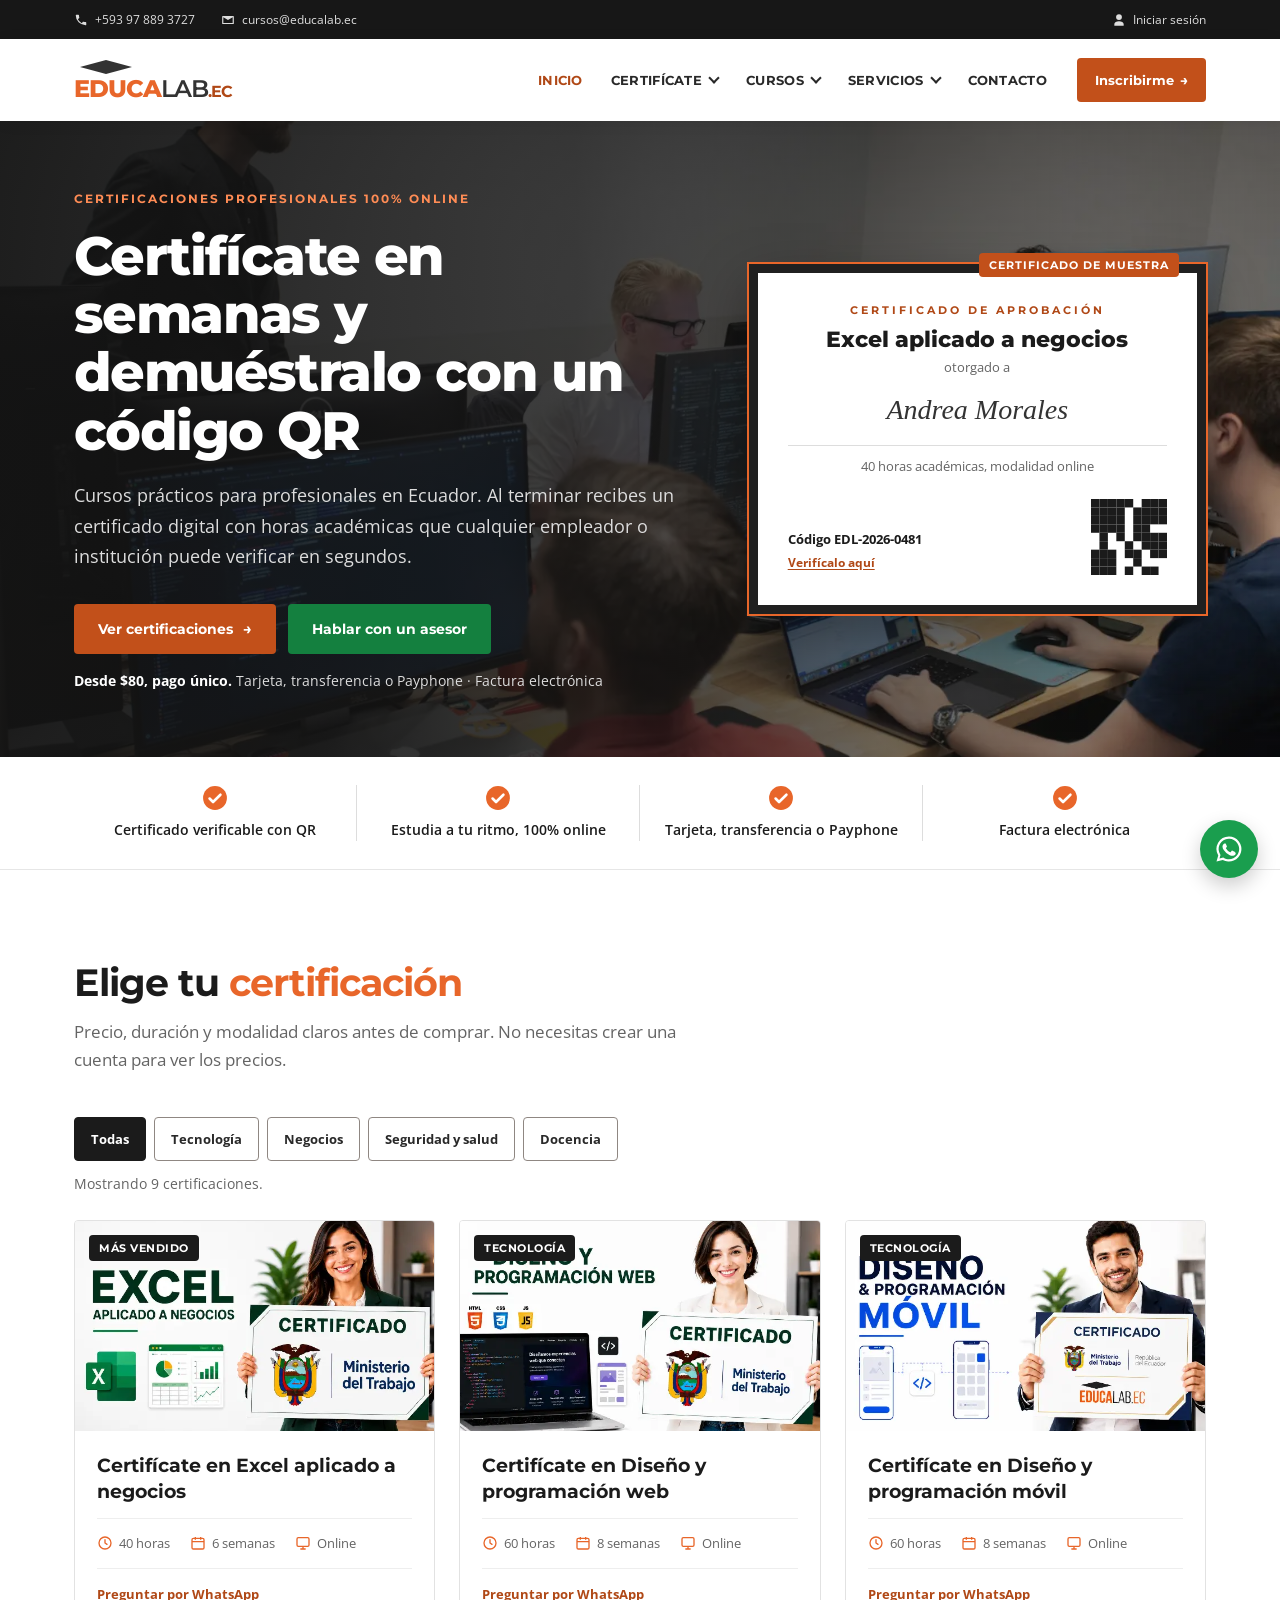
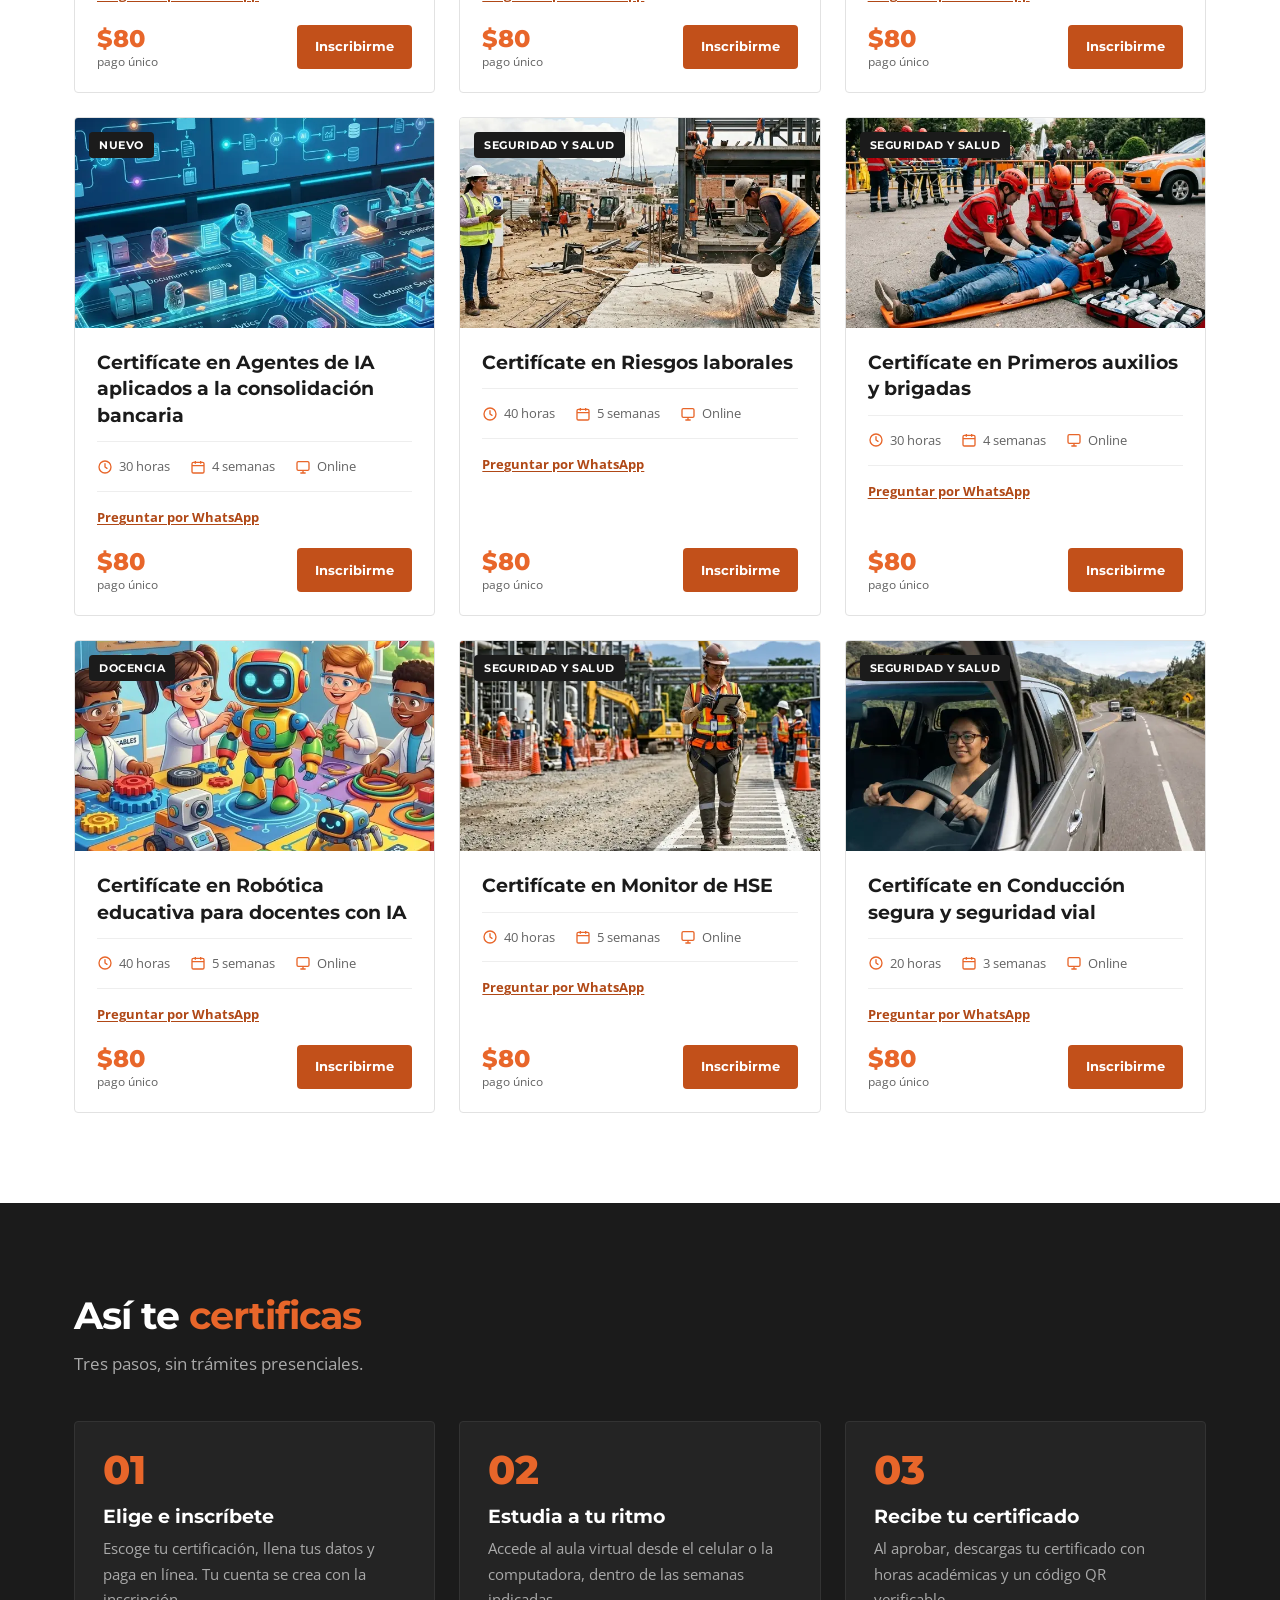
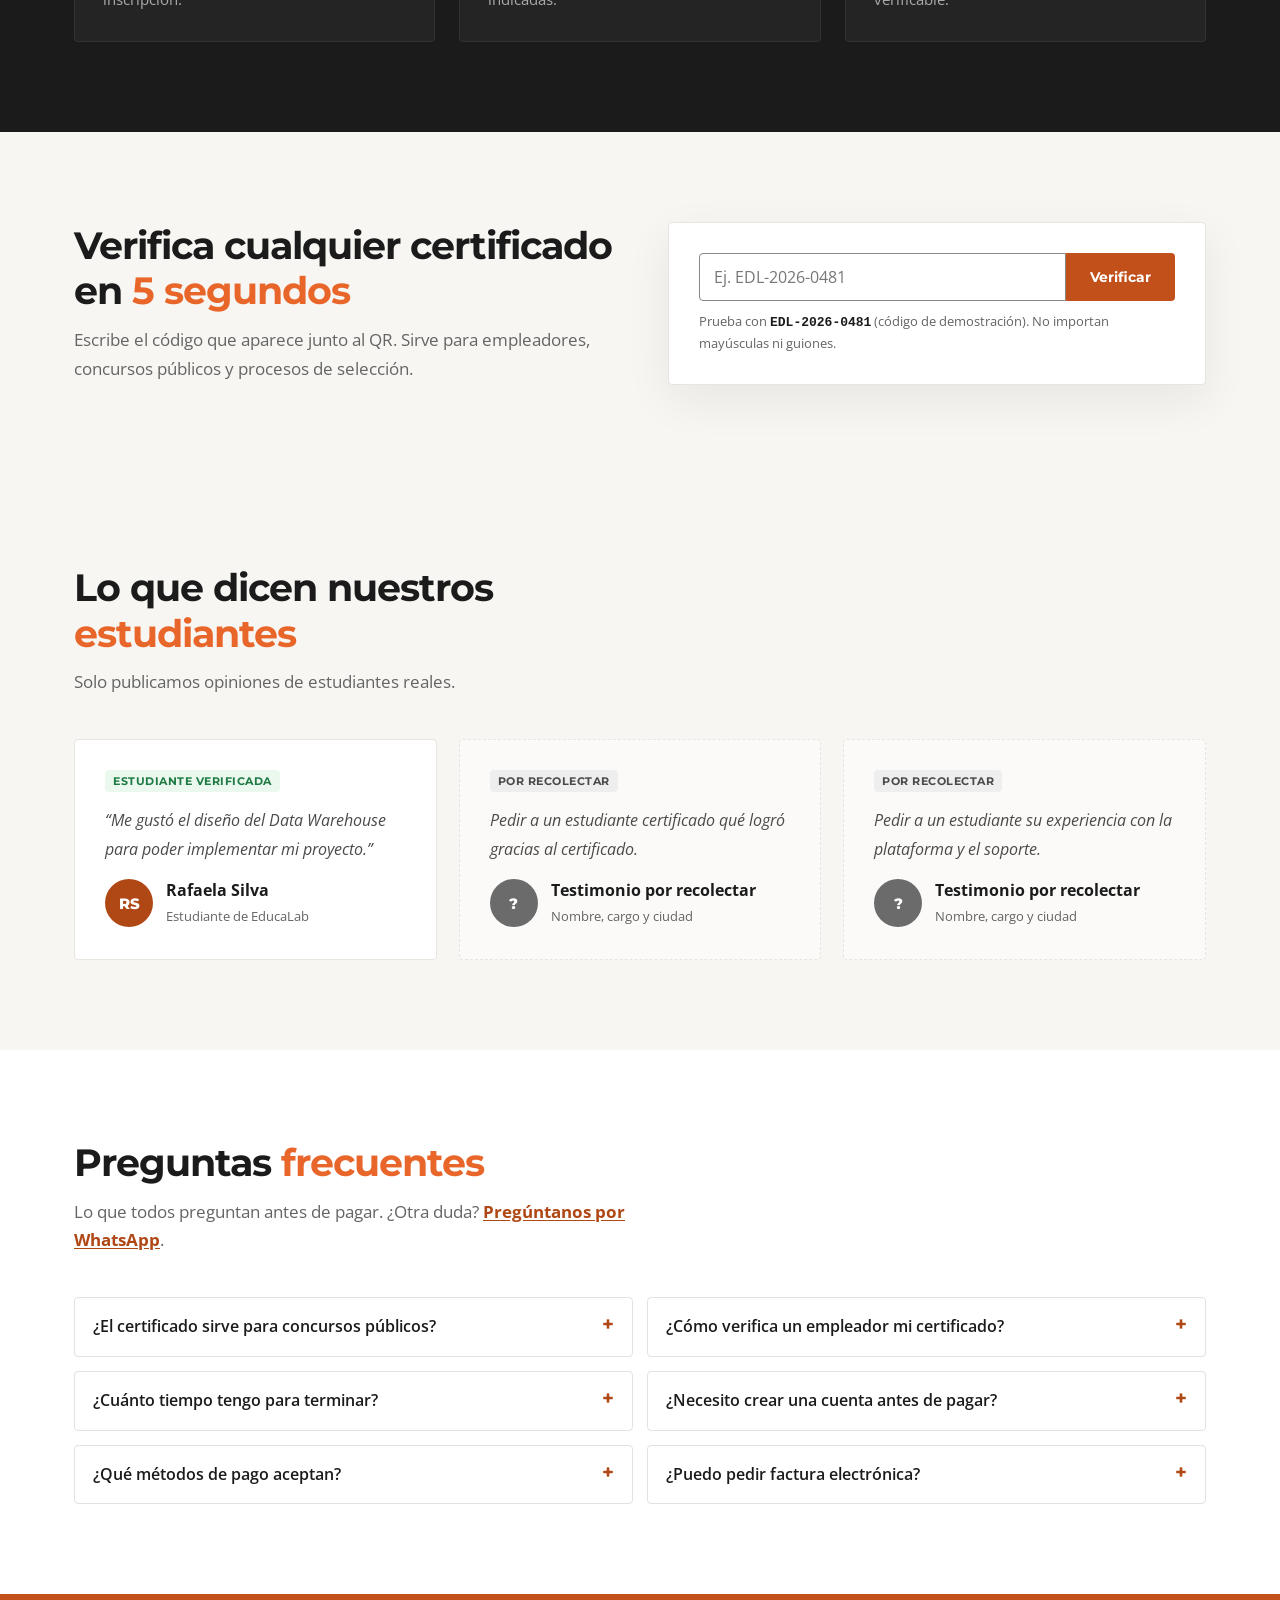
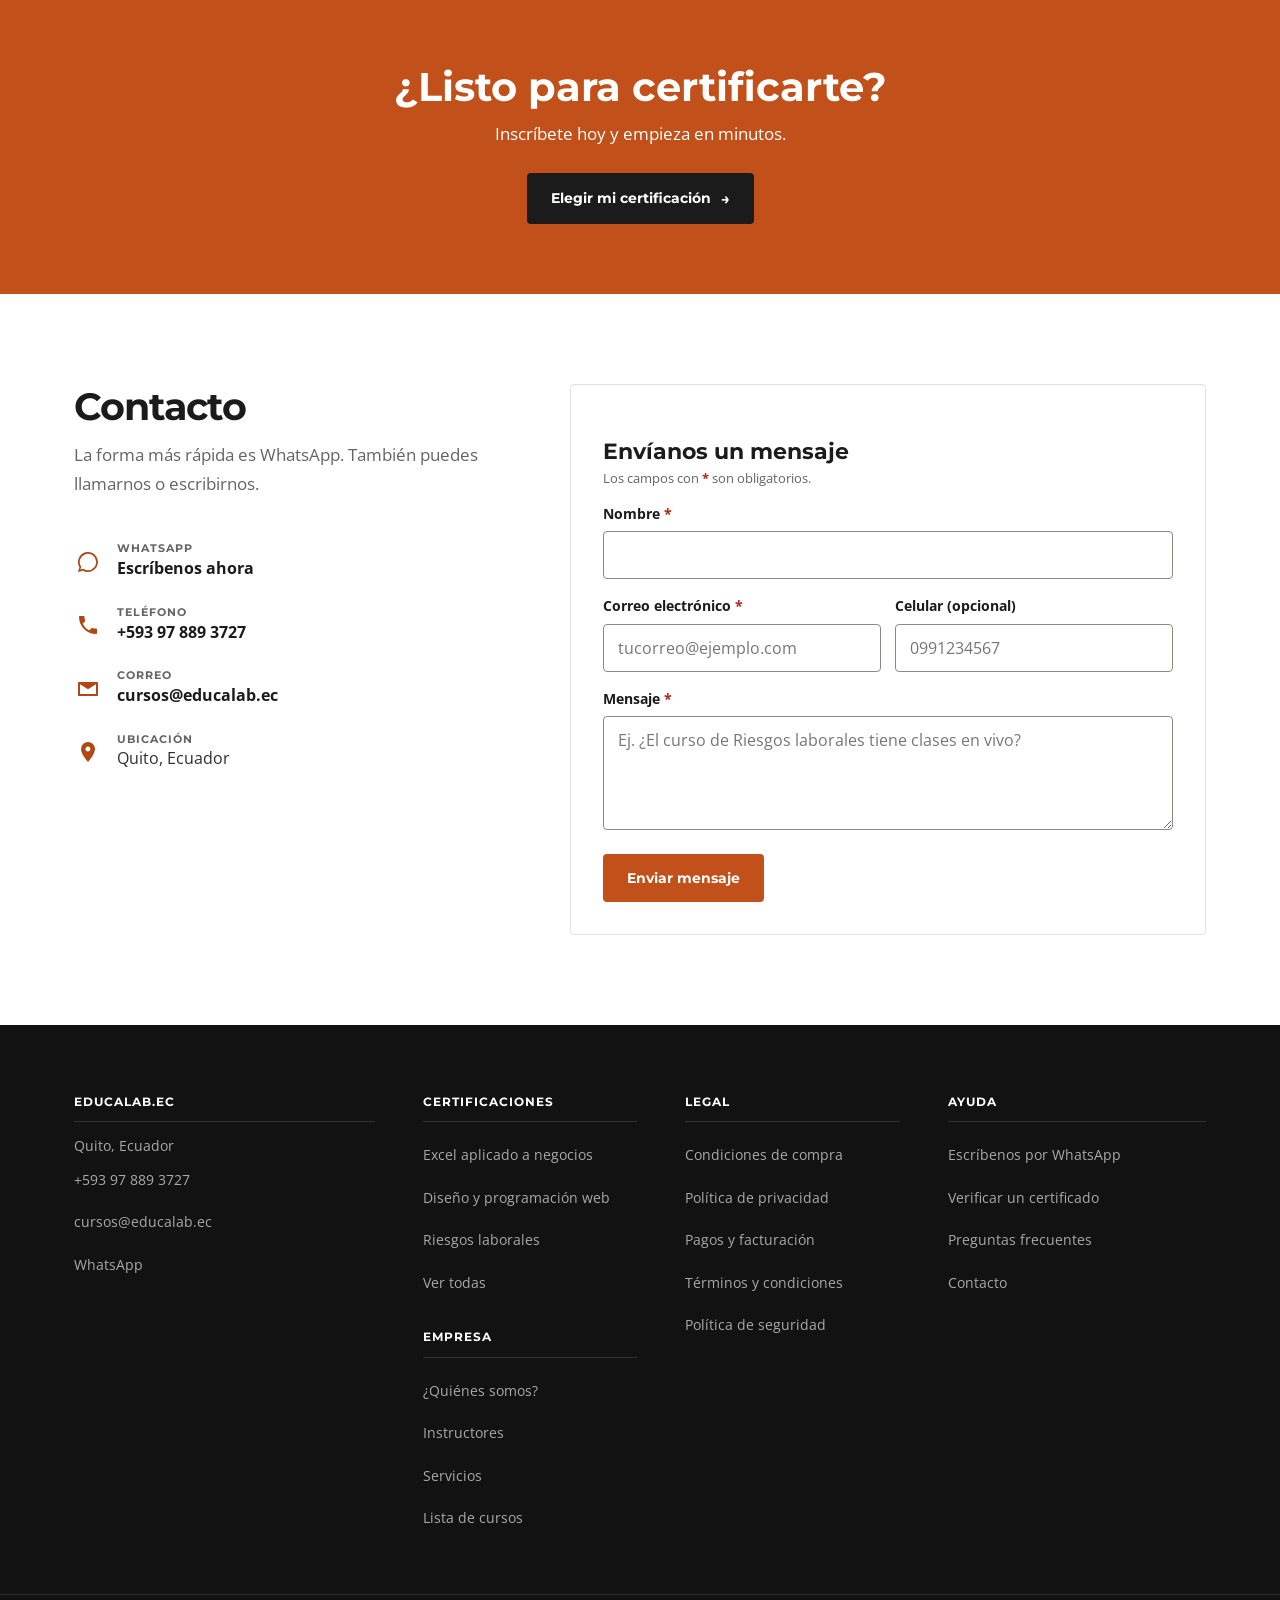
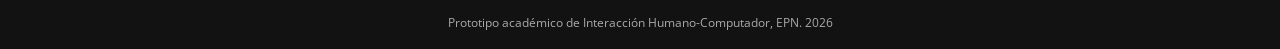
<file: index.html>
<!DOCTYPE html>
<html lang="es">
<head>
<meta charset="utf-8">
<meta name="viewport" content="width=device-width, initial-scale=1">
<title>Certificaciones online verificables con QR | EducaLab.ec</title>
<meta name="description" content="Certifícate online en Excel, programación, IA, seguridad laboral y docencia. Certificados con código QR verificable, desde $80. Paga con tarjeta, transferencia o Payphone.">
<meta name="theme-color" content="#C2501A">
<!-- Open Graph: cómo se ve el enlace al compartirlo en redes y WhatsApp.
     TODO: al publicar, cambia og:url y og:image por las URL absolutas de GitHub Pages. -->
<meta property="og:type" content="website">
<meta property="og:locale" content="es_EC">
<meta property="og:site_name" content="EducaLab.ec">
<meta property="og:title" content="Certifícate en semanas y demuéstralo con un código QR">
<meta property="og:description" content="Certificaciones 100% online desde $80. Verificables por cualquier empleador en segundos.">
<meta property="og:url" content="https://educalab.ec/">
<meta property="og:image" content="assets/og-image.png">
<meta property="og:image:width" content="1200">
<meta property="og:image:height" content="630">
<meta property="og:image:alt" content="Certificado de EducaLab.ec con código QR verificable">
<meta name="twitter:card" content="summary_large_image">
<link rel="icon" href="data:image/svg+xml,%3Csvg xmlns='http://www.w3.org/2000/svg' viewBox='0 0 32 32'%3E%3Crect width='32' height='32' rx='7' fill='%23C2501A'/%3E%3Ctext x='16' y='22' font-family='Arial' font-weight='700' font-size='15' fill='%23fff' text-anchor='middle'%3EEL%3C/text%3E%3C/svg%3E">
<link rel="preconnect" href="https://fonts.googleapis.com">
<link rel="preconnect" href="https://fonts.gstatic.com" crossorigin>
<link href="https://fonts.googleapis.com/css2?family=Montserrat:wght@600;700;800&family=Open+Sans:ital,wght@0,400;0,600;0,700;1,400&display=swap" rel="stylesheet">
<link rel="stylesheet" href="assets/styles.css">
</head>
<body class="has-mbar">
<a class="skip" href="#main">Saltar al contenido</a>
<aside class="topbar" aria-label="Contacto rápido"><div class="wrap"><div class="left">
  <a href="tel:+593978893727"><svg viewBox="0 0 24 24" aria-hidden="true"><path fill="currentColor" d="M6.6 10.8a15.2 15.2 0 0 0 6.6 6.6l2.2-2.2c.3-.3.7-.4 1-.2 1.1.4 2.3.6 3.6.6.6 0 1 .4 1 1V20c0 .6-.4 1-1 1A17 17 0 0 1 3 4c0-.6.4-1 1-1h3.5c.6 0 1 .4 1 1 0 1.3.2 2.5.6 3.6.1.3 0 .7-.2 1z"/></svg>+593 97 889 3727</a>
  <a href="mailto:cursos@educalab.ec"><svg viewBox="0 0 24 24" aria-hidden="true"><path fill="currentColor" d="M3 5h18c.6 0 1 .4 1 1v12c0 .6-.4 1-1 1H3c-.6 0-1-.4-1-1V6c0-.6.4-1 1-1zm9 7.2L4 7.3V17h16V7.3z"/></svg>cursos@educalab.ec</a>
</div><a href="login.html"><svg viewBox="0 0 24 24" aria-hidden="true"><path fill="currentColor" d="M12 12a5 5 0 1 0 0-10 5 5 0 0 0 0 10zm0 2c-4.4 0-8 2.2-8 5v3h16v-3c0-2.8-3.6-5-8-5z"/></svg>Iniciar sesión</a></div></aside>
<header class="site"><div class="wrap">
  <a class="logo" href="index.html" aria-label="EducaLab.ec, inicio"><svg class="cap" viewBox="0 0 52 14" aria-hidden="true"><path d="M26 0 52 7 26 14 0 7z" fill="#333"/></svg><span class="lt">EDUCA<span>LAB</span><small>.EC</small></span></a>
  <button class="menu-btn" type="button" aria-label="Abrir menú" aria-expanded="false" aria-controls="menu"><span></span><span></span><span></span></button>
  <nav class="main" id="menu" aria-label="Principal"><ul>
    <li><a href="index.html" aria-current="page">Inicio</a></li>
    <li class="has-sub"><a href="index.html#certificaciones">Certifícate</a><ul class="sub">
      <li><a href="index.html#certificaciones">Certificaciones</a></li>
      <li><a href="index.html#verificar">Verificar certificado</a></li>
      <li><a href="index.html#preguntas">Preguntas frecuentes</a></li>
    </ul></li>
    <li class="has-sub"><a href="cursos.html">Cursos</a><ul class="sub">
      <li><a href="cursos.html">Lista de cursos</a></li>
      <li><a href="instructores.html">Instructores</a></li>
    </ul></li>
    <li class="has-sub"><a href="servicios.html">Servicios</a><ul class="sub">
      <li><a href="servicios.html#paginas-web">Diseño de páginas web</a></li>
      <li><a href="servicios.html#aulas-virtuales">Diseño de aulas virtuales</a></li>
      <li><a href="servicios.html#tienda-virtual">Diseño de tu tienda virtual</a></li>
      <li><a href="servicios.html#consultoria-bi">Consultorías BI - Inteligencia de negocios</a></li>
    </ul></li>
    <li><a href="contacto.html">Contacto</a></li>
    <li><a class="btn btn-primary btn-sm arrow" href="index.html#certificaciones">Inscribirme</a></li>
  </ul></nav>
</div></header>

<main id="main" tabindex="-1">
<!-- ATENCIÓN -->
<section class="hero"><div class="wrap">
  <div>
    <span class="pill">Certificaciones profesionales 100% online</span>
    <h1>Certifícate en semanas y demuéstralo con un código QR</h1>
    <p class="lead">Cursos prácticos para profesionales en Ecuador. Al terminar recibes un certificado digital con horas académicas que cualquier empleador o institución puede verificar en segundos.</p>
    <div class="ctas"><a class="btn btn-primary arrow" href="#certificaciones">Ver certificaciones</a><a class="btn btn-wa" data-wa="Hola EducaLab, quiero hablar con un asesor sobre las certificaciones." href="#">Hablar con un asesor</a></div>
    <p class="micro"><strong>Desde $80, pago único.</strong> Tarjeta, transferencia o Payphone · Factura electrónica</p>
  </div>
  <figure class="cert" aria-labelledby="cert-cap">
    <figcaption id="cert-cap">CERTIFICADO DE MUESTRA</figcaption>
    <div class="kind">CERTIFICADO DE APROBACIÓN</div>
    <p class="ctitle">Excel aplicado a negocios</p>
    <div class="to">otorgado a</div>
    <div class="name">Andrea Morales</div>
    <div class="hrs">40 horas académicas, modalidad online</div>
    <div class="bottom"><div><b>Código EDL-2026-0481</b><br><a class="link" href="#verificar">Verifícalo aquí</a></div><svg class="qr" viewBox="0 0 72 72" role="img" aria-label="Código QR de verificación"><rect width="72" height="72" fill="#fff"/><g fill="#1B1B1B"><rect x="0" y="0" width="8" height="8"/><rect x="8" y="0" width="8" height="8"/><rect x="16" y="0" width="8" height="8"/><rect x="24" y="0" width="8" height="8"/><rect x="32" y="0" width="8" height="8"/><rect x="48" y="0" width="8" height="8"/><rect x="56" y="0" width="8" height="8"/><rect x="64" y="0" width="8" height="8"/><rect x="0" y="8" width="8" height="8"/><rect x="8" y="8" width="8" height="8"/><rect x="16" y="8" width="8" height="8"/><rect x="24" y="8" width="8" height="8"/><rect x="40" y="8" width="8" height="8"/><rect x="48" y="8" width="8" height="8"/><rect x="56" y="8" width="8" height="8"/><rect x="64" y="8" width="8" height="8"/><rect x="0" y="16" width="8" height="8"/><rect x="8" y="16" width="8" height="8"/><rect x="16" y="16" width="8" height="8"/><rect x="24" y="16" width="8" height="8"/><rect x="40" y="16" width="8" height="8"/><rect x="48" y="16" width="8" height="8"/><rect x="56" y="16" width="8" height="8"/><rect x="64" y="16" width="8" height="8"/><rect x="0" y="24" width="8" height="8"/><rect x="8" y="24" width="8" height="8"/><rect x="16" y="24" width="8" height="8"/><rect x="24" y="24" width="8" height="8"/><rect x="40" y="24" width="8" height="8"/><rect x="48" y="24" width="8" height="8"/><rect x="8" y="32" width="8" height="8"/><rect x="24" y="32" width="8" height="8"/><rect x="40" y="32" width="8" height="8"/><rect x="48" y="32" width="8" height="8"/><rect x="56" y="32" width="8" height="8"/><rect x="64" y="32" width="8" height="8"/><rect x="8" y="40" width="8" height="8"/><rect x="32" y="40" width="8" height="8"/><rect x="48" y="40" width="8" height="8"/><rect x="56" y="40" width="8" height="8"/><rect x="64" y="40" width="8" height="8"/><rect x="0" y="48" width="8" height="8"/><rect x="8" y="48" width="8" height="8"/><rect x="16" y="48" width="8" height="8"/><rect x="32" y="48" width="8" height="8"/><rect x="40" y="48" width="8" height="8"/><rect x="56" y="48" width="8" height="8"/><rect x="64" y="48" width="8" height="8"/><rect x="0" y="56" width="8" height="8"/><rect x="8" y="56" width="8" height="8"/><rect x="16" y="56" width="8" height="8"/><rect x="40" y="56" width="8" height="8"/><rect x="0" y="64" width="8" height="8"/><rect x="8" y="64" width="8" height="8"/><rect x="16" y="64" width="8" height="8"/><rect x="32" y="64" width="8" height="8"/><rect x="48" y="64" width="8" height="8"/><rect x="56" y="64" width="8" height="8"/></g></svg></div>
  </figure>
</div></section>

<!-- INTERÉS -->
<section class="trust" aria-label="Por qué EducaLab"><ul class="wrap">
  <li><svg class="ico" viewBox="0 0 24 24" aria-hidden="true"><circle cx="12" cy="12" r="11" fill="#E8662A"/><path d="m7 12.5 3.2 3.2L17 9" stroke="#fff" stroke-width="2.4" fill="none" stroke-linecap="round" stroke-linejoin="round"/></svg>Certificado verificable con QR</li><li><svg class="ico" viewBox="0 0 24 24" aria-hidden="true"><circle cx="12" cy="12" r="11" fill="#E8662A"/><path d="m7 12.5 3.2 3.2L17 9" stroke="#fff" stroke-width="2.4" fill="none" stroke-linecap="round" stroke-linejoin="round"/></svg>Estudia a tu ritmo, 100% online</li><li><svg class="ico" viewBox="0 0 24 24" aria-hidden="true"><circle cx="12" cy="12" r="11" fill="#E8662A"/><path d="m7 12.5 3.2 3.2L17 9" stroke="#fff" stroke-width="2.4" fill="none" stroke-linecap="round" stroke-linejoin="round"/></svg>Tarjeta, transferencia o Payphone</li><li><svg class="ico" viewBox="0 0 24 24" aria-hidden="true"><circle cx="12" cy="12" r="11" fill="#E8662A"/><path d="m7 12.5 3.2 3.2L17 9" stroke="#fff" stroke-width="2.4" fill="none" stroke-linecap="round" stroke-linejoin="round"/></svg>Factura electrónica</li>
</ul></section>

<section class="block" id="certificaciones"><div class="wrap">
  <div class="sec-head"><h2>Elige tu <em class="hl">certificación</em></h2><p>Precio, duración y modalidad claros antes de comprar. No necesitas crear una cuenta para ver los precios.</p></div>
  <div class="filters" role="group" aria-label="Filtrar por área">
    <button class="chip" type="button" aria-pressed="true" data-cat="todas">Todas</button>
    <button class="chip" type="button" aria-pressed="false" data-cat="tecnologia">Tecnología</button>
    <button class="chip" type="button" aria-pressed="false" data-cat="negocios">Negocios</button>
    <button class="chip" type="button" aria-pressed="false" data-cat="seguridad">Seguridad y salud</button>
    <button class="chip" type="button" aria-pressed="false" data-cat="docencia">Docencia</button>
  </div>
  <p class="count" id="count" role="status"></p>
  <div class="grid" id="grid"></div>
  <p class="empty" id="empty" hidden>No hay certificaciones en esta área por ahora. <button class="linkbtn link" id="empty-reset" type="button">Ver todas</button></p>
</div></section>

<section class="block dark" aria-labelledby="how-h"><div class="wrap">
  <div class="sec-head"><h2 id="how-h">Así te <em class="hl">certificas</em></h2><p>Tres pasos, sin trámites presenciales.</p></div>
  <ol class="how">
    <li><h3>Elige e inscríbete</h3><p>Escoge tu certificación, llena tus datos y paga en línea. Tu cuenta se crea con la inscripción.</p></li>
    <li><h3>Estudia a tu ritmo</h3><p>Accede al aula virtual desde el celular o la computadora, dentro de las semanas indicadas.</p></li>
    <li><h3>Recibe tu certificado</h3><p>Al aprobar, descargas tu certificado con horas académicas y un código QR verificable.</p></li>
  </ol>
</div></section>

<!-- DESEO -->
<section class="block verify" id="verificar"><div class="wrap">
  <div class="sec-head"><h2>Verifica cualquier certificado en <em class="hl">5 segundos</em></h2><p>Escribe el código que aparece junto al QR. Sirve para empleadores, concursos públicos y procesos de selección.</p></div>
  <div class="vbox">
    <form class="vform" id="verify-form" novalidate>
      <label class="sr-only" for="code">Código del certificado</label>
      <input class="input" id="code" placeholder="Ej. EDL-2026-0481" autocomplete="off" autocapitalize="characters" spellcheck="false" aria-describedby="code-hint">
      <button class="btn btn-primary" type="submit">Verificar</button>
    </form>
    <div class="result" id="verify-result" role="status" aria-live="polite"></div>
    <p class="hint" id="code-hint">Prueba con <code>EDL-2026-0481</code> (código de demostración). No importan mayúsculas ni guiones.</p>
  </div>
</div></section>

<section class="block soft" aria-labelledby="test-h"><div class="wrap">
  <div class="sec-head"><h2 id="test-h">Lo que dicen nuestros <em class="hl">estudiantes</em></h2><p>Solo publicamos opiniones de estudiantes reales.</p></div>
  <div class="tgrid">
    <blockquote class="t"><span class="badge real">Estudiante verificada</span><div class="who"><div class="av" style="background:#B04816" aria-hidden="true">RS</div><div><cite>Rafaela Silva</cite><small>Estudiante de EducaLab</small></div></div><p>“Me gustó el diseño del Data Warehouse para poder implementar mi proyecto.”</p></blockquote>
    <blockquote class="t pending"><span class="badge">Por recolectar</span><div class="who"><div class="av" style="background:#6B6B6B" aria-hidden="true">?</div><div><cite>Testimonio por recolectar</cite><small>Nombre, cargo y ciudad</small></div></div><p>Pedir a un estudiante certificado qué logró gracias al certificado.</p></blockquote>
    <blockquote class="t pending"><span class="badge">Por recolectar</span><div class="who"><div class="av" style="background:#6B6B6B" aria-hidden="true">?</div><div><cite>Testimonio por recolectar</cite><small>Nombre, cargo y ciudad</small></div></div><p>Pedir a un estudiante su experiencia con la plataforma y el soporte.</p></blockquote>
  </div>
</div></section>

<section class="block" id="preguntas"><div class="wrap">
  <div class="sec-head"><h2>Preguntas <em class="hl">frecuentes</em></h2><p>Lo que todos preguntan antes de pagar. ¿Otra duda? <a class="link" data-wa href="#">Pregúntanos por WhatsApp</a>.</p></div>
  <div class="faq">
    <details><summary>¿El certificado sirve para concursos públicos?</summary><p>Cada certificado indica horas académicas y un código verificable. Confirma con la institución convocante qué requisitos pide.</p></details>
    <details><summary>¿Cómo verifica un empleador mi certificado?</summary><p>Escanea el QR o escribe el código en la sección «Verificar certificado» de esta página. Verá tu nombre, la certificación, las horas y la fecha.</p></details>
    <details><summary>¿Cuánto tiempo tengo para terminar?</summary><p>Cada curso indica su duración sugerida en semanas. Avanzas a tu ritmo dentro de ese periodo.</p></details>
    <details><summary>¿Necesito crear una cuenta antes de pagar?</summary><p>No. Tu cuenta se crea con la inscripción y recibes los datos de acceso en tu correo.</p></details>
    <details><summary>¿Qué métodos de pago aceptan?</summary><p>Tarjeta de crédito o débito, transferencia bancaria y Payphone. Todos los precios están en dólares.</p></details>
    <details><summary>¿Puedo pedir factura electrónica?</summary><p>Sí. Se emite con tu nombre y cédula, o con tu RUC si lo indicas al inscribirte, y la recibes en tu correo.</p></details>
  </div>
</div></section>

<!-- ACCIÓN -->
<section class="cta"><h2>¿Listo para certificarte?</h2><p>Inscríbete hoy y empieza en minutos.</p><a class="btn btn-dark arrow" href="#certificaciones">Elegir mi certificación</a></section>

<section class="block contact" id="contacto" aria-labelledby="contact-h"><div class="wrap">
  <div>
    <div class="sec-head"><h2 id="contact-h">Contacto</h2><p>La forma más rápida es WhatsApp. También puedes llamarnos o escribirnos.</p></div>
    <ul class="clist">
      <li><span class="cic"><svg viewBox="0 0 24 24" aria-hidden="true"><path fill="#B04816" d="M12 2a10 10 0 0 0-8.6 15.1L2 22l5-1.3A10 10 0 1 0 12 2zm0 18.2c-1.5 0-3-.4-4.3-1.2l-.3-.2-3 .8.8-2.9-.2-.3A8.2 8.2 0 1 1 12 20.2z"/></svg></span><div><b>WhatsApp</b><a data-wa href="#">Escríbenos ahora</a></div></li>
      <li><span class="cic"><svg viewBox="0 0 24 24" aria-hidden="true"><path fill="#B04816" d="M6.6 10.8a15.2 15.2 0 0 0 6.6 6.6l2.2-2.2c.3-.3.7-.4 1-.2 1.1.4 2.3.6 3.6.6.6 0 1 .4 1 1V20c0 .6-.4 1-1 1A17 17 0 0 1 3 4c0-.6.4-1 1-1h3.5c.6 0 1 .4 1 1 0 1.3.2 2.5.6 3.6.1.3 0 .7-.2 1z"/></svg></span><div><b>Teléfono</b><a href="tel:+593978893727">+593 97 889 3727</a></div></li>
      <li><span class="cic"><svg viewBox="0 0 24 24" aria-hidden="true"><path fill="#B04816" d="M3 5h18c.6 0 1 .4 1 1v12c0 .6-.4 1-1 1H3c-.6 0-1-.4-1-1V6c0-.6.4-1 1-1zm9 7.2L4 7.3V17h16V7.3z"/></svg></span><div><b>Correo</b><a href="mailto:cursos@educalab.ec">cursos@educalab.ec</a></div></li>
      <li><span class="cic"><svg viewBox="0 0 24 24" aria-hidden="true"><path fill="#B04816" d="M12 2a7 7 0 0 0-7 7c0 5.2 7 13 7 13s7-7.8 7-13a7 7 0 0 0-7-7zm0 9.5A2.5 2.5 0 1 1 12 6.5a2.5 2.5 0 0 1 0 5z"/></svg></span><div><b>Ubicación</b>Quito, Ecuador</div></li>
    </ul>
  </div>
  <form class="panel" id="contact-form" novalidate aria-labelledby="cf-h">
    <h3 id="cf-h" style="font-size:22px;margin-bottom:4px">Envíanos un mensaje</h3>
    <p class="req-note">Los campos con <span class="req" aria-hidden="true">*</span> son obligatorios.</p>
    <div class="field"><label for="c-name">Nombre <span class="req" aria-hidden="true">*</span></label><input class="input" id="c-name" autocomplete="name" required><p class="err"></p></div>
    <div class="two">
      <div class="field"><label for="c-email">Correo electrónico <span class="req" aria-hidden="true">*</span></label><input class="input" id="c-email" type="email" autocomplete="email" placeholder="tucorreo@ejemplo.com" required><p class="err"></p></div>
      <div class="field"><label for="c-phone">Celular (opcional)</label><input class="input" id="c-phone" type="tel" autocomplete="tel" inputmode="tel" placeholder="0991234567"><p class="err"></p></div>
    </div>
    <div class="field"><label for="c-msg">Mensaje <span class="req" aria-hidden="true">*</span></label><textarea class="input" id="c-msg" rows="4" required placeholder="Ej. ¿El curso de Riesgos laborales tiene clases en vivo?"></textarea><p class="err"></p></div>
    <button class="btn btn-primary" type="submit">Enviar mensaje</button>
    <div class="result" id="contact-result" role="status" aria-live="polite"></div>
  </form>
</div></section>
</main>

<aside class="mbar" aria-label="Acciones rápidas"><a class="btn btn-primary" href="#certificaciones">Inscribirme</a><a class="btn btn-wa" data-wa href="#">WhatsApp</a></aside>
<footer class="site"><div class="wrap">
  <div><h2 class="fh">EducaLab.ec</h2><ul><li>Quito, Ecuador</li><li><a href="tel:+593978893727">+593 97 889 3727</a></li><li><a href="mailto:cursos@educalab.ec">cursos@educalab.ec</a></li><li><a data-wa href="#">WhatsApp</a></li></ul></div>
  <div><h2 class="fh">Certificaciones</h2><ul><li><a href="inscripcion.html?curso=excel">Excel aplicado a negocios</a></li><li><a href="inscripcion.html?curso=web">Diseño y programación web</a></li><li><a href="inscripcion.html?curso=riesgos">Riesgos laborales</a></li><li><a href="index.html#certificaciones">Ver todas</a></li></ul>
    <h2 class="fh second">Empresa</h2><ul><li><a href="nosotros.html">¿Quiénes somos?</a></li><li><a href="instructores.html">Instructores</a></li><li><a href="servicios.html">Servicios</a></li><li><a href="cursos.html">Lista de cursos</a></li></ul></div>
  <div><h2 class="fh">Legal</h2><ul><li><a href="legal.html#condiciones">Condiciones de compra</a></li><li><a href="legal.html#privacidad">Política de privacidad</a></li><li><a href="legal.html#pagos">Pagos y facturación</a></li><li><a href="legal.html#terminos">Términos y condiciones</a></li><li><a href="legal.html#seguridad">Política de seguridad</a></li></ul></div>
  <div><h2 class="fh">Ayuda</h2><ul><li><a data-wa href="#">Escríbenos por WhatsApp</a></li><li><a href="index.html#verificar">Verificar un certificado</a></li><li><a href="index.html#preguntas">Preguntas frecuentes</a></li><li><a href="contacto.html">Contacto</a></li></ul></div>
</div><p class="copy">Prototipo académico de Interacción Humano-Computador, EPN. <span id="year"></span></p></footer>
<aside class="quick" aria-label="Atajos"><button class="totop" type="button" aria-label="Volver arriba"><svg viewBox="0 0 24 24" aria-hidden="true"><path d="M12 19V5M5 12l7-7 7 7" stroke="currentColor" stroke-width="2.4" fill="none" stroke-linecap="round" stroke-linejoin="round"/></svg></button>
<a class="fab" data-wa href="#" aria-label="Escribir por WhatsApp"><svg width="30" height="30" viewBox="0 0 24 24" aria-hidden="true"><path fill="#fff" d="M12 2a10 10 0 0 0-8.6 15.1L2 22l5-1.3A10 10 0 1 0 12 2zm0 18.2c-1.5 0-3-.4-4.3-1.2l-.3-.2-3 .8.8-2.9-.2-.3A8.2 8.2 0 1 1 12 20.2zm4.5-6.1c-.2-.1-1.5-.7-1.7-.8-.2-.1-.4-.1-.6.1l-.8 1c-.1.2-.3.2-.5.1a6.7 6.7 0 0 1-3.3-2.9c-.3-.4.2-.4.7-1.4.1-.2 0-.3 0-.4l-.8-1.8c-.2-.5-.4-.4-.6-.4h-.5a1 1 0 0 0-.7.3 2.9 2.9 0 0 0-.9 2.2 5 5 0 0 0 1 2.7 11.6 11.6 0 0 0 4.5 4c1.7.7 2.3.8 3.2.6.5-.1 1.5-.6 1.7-1.2.2-.6.2-1.1.2-1.2-.1-.1-.3-.2-.5-.3z"/></svg></a></aside>
<script src="assets/app.js"></script>
</body></html>
</file>
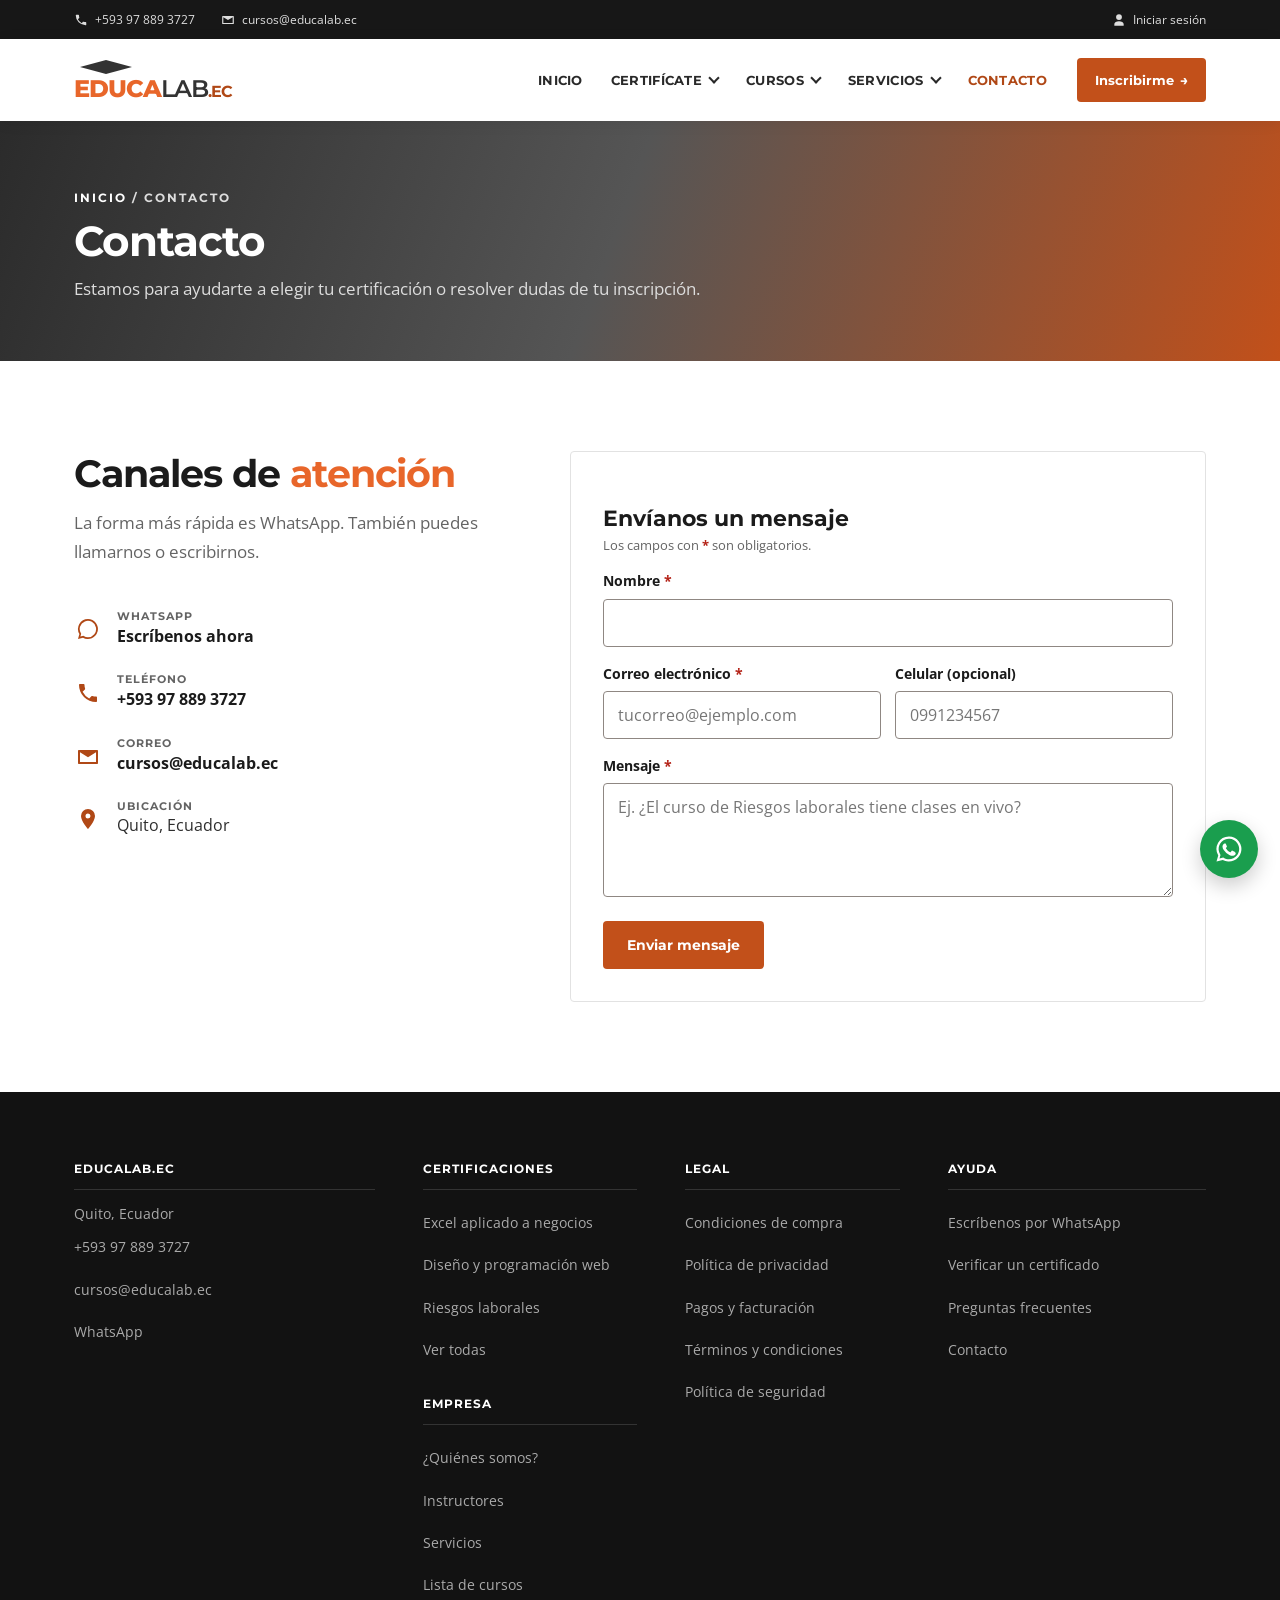
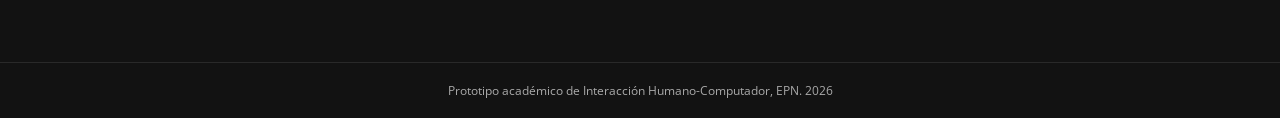
<file: contacto.html>
<!DOCTYPE html>
<html lang="es">
<head>
<meta charset="utf-8">
<meta name="viewport" content="width=device-width, initial-scale=1">
<title>Contacto | EducaLab.ec</title>
<meta name="description" content="Contacta a EducaLab.ec por WhatsApp, teléfono +593 97 889 3727 o correo cursos@educalab.ec. Quito, Ecuador.">
<meta name="theme-color" content="#C2501A">
<!-- TODO: al publicar, cambia og:url y og:image por las URL absolutas de GitHub Pages. -->
<meta property="og:type" content="website">
<meta property="og:locale" content="es_EC">
<meta property="og:site_name" content="EducaLab.ec">
<meta property="og:title" content="Contacto | EducaLab.ec">
<meta property="og:description" content="WhatsApp, teléfono y correo de EducaLab.ec.">
<meta property="og:url" content="https://educalab.ec/contacto.html">
<meta property="og:image" content="assets/og-image.png">
<meta name="twitter:card" content="summary_large_image">
<link rel="icon" href="data:image/svg+xml,%3Csvg xmlns='http://www.w3.org/2000/svg' viewBox='0 0 32 32'%3E%3Crect width='32' height='32' rx='7' fill='%23C2501A'/%3E%3Ctext x='16' y='22' font-family='Arial' font-weight='700' font-size='15' fill='%23fff' text-anchor='middle'%3EEL%3C/text%3E%3C/svg%3E">
<link rel="preconnect" href="https://fonts.googleapis.com">
<link rel="preconnect" href="https://fonts.gstatic.com" crossorigin>
<link href="https://fonts.googleapis.com/css2?family=Montserrat:wght@600;700;800&family=Open+Sans:ital,wght@0,400;0,600;0,700;1,400&display=swap" rel="stylesheet">
<link rel="stylesheet" href="assets/styles.css">
</head><body>
<a class="skip" href="#main">Saltar al contenido</a>
<aside class="topbar" aria-label="Contacto rápido"><div class="wrap"><div class="left">
  <a href="tel:+593978893727"><svg viewBox="0 0 24 24" aria-hidden="true"><path fill="currentColor" d="M6.6 10.8a15.2 15.2 0 0 0 6.6 6.6l2.2-2.2c.3-.3.7-.4 1-.2 1.1.4 2.3.6 3.6.6.6 0 1 .4 1 1V20c0 .6-.4 1-1 1A17 17 0 0 1 3 4c0-.6.4-1 1-1h3.5c.6 0 1 .4 1 1 0 1.3.2 2.5.6 3.6.1.3 0 .7-.2 1z"/></svg>+593 97 889 3727</a>
  <a href="mailto:cursos@educalab.ec"><svg viewBox="0 0 24 24" aria-hidden="true"><path fill="currentColor" d="M3 5h18c.6 0 1 .4 1 1v12c0 .6-.4 1-1 1H3c-.6 0-1-.4-1-1V6c0-.6.4-1 1-1zm9 7.2L4 7.3V17h16V7.3z"/></svg>cursos@educalab.ec</a>
</div><a href="login.html"><svg viewBox="0 0 24 24" aria-hidden="true"><path fill="currentColor" d="M12 12a5 5 0 1 0 0-10 5 5 0 0 0 0 10zm0 2c-4.4 0-8 2.2-8 5v3h16v-3c0-2.8-3.6-5-8-5z"/></svg>Iniciar sesión</a></div></aside>
<header class="site"><div class="wrap">
  <a class="logo" href="index.html" aria-label="EducaLab.ec, inicio"><svg class="cap" viewBox="0 0 52 14" aria-hidden="true"><path d="M26 0 52 7 26 14 0 7z" fill="#333"/></svg><span class="lt">EDUCA<span>LAB</span><small>.EC</small></span></a>
  <button class="menu-btn" type="button" aria-label="Abrir menú" aria-expanded="false" aria-controls="menu"><span></span><span></span><span></span></button>
  <nav class="main" id="menu" aria-label="Principal"><ul>
    <li><a href="index.html">Inicio</a></li>
    <li class="has-sub"><a href="index.html#certificaciones">Certifícate</a><ul class="sub">
      <li><a href="index.html#certificaciones">Certificaciones</a></li>
      <li><a href="index.html#verificar">Verificar certificado</a></li>
      <li><a href="index.html#preguntas">Preguntas frecuentes</a></li>
    </ul></li>
    <li class="has-sub"><a href="cursos.html">Cursos</a><ul class="sub">
      <li><a href="cursos.html">Lista de cursos</a></li>
      <li><a href="instructores.html">Instructores</a></li>
    </ul></li>
    <li class="has-sub"><a href="servicios.html">Servicios</a><ul class="sub">
      <li><a href="servicios.html#paginas-web">Diseño de páginas web</a></li>
      <li><a href="servicios.html#aulas-virtuales">Diseño de aulas virtuales</a></li>
      <li><a href="servicios.html#tienda-virtual">Diseño de tu tienda virtual</a></li>
      <li><a href="servicios.html#consultoria-bi">Consultorías BI - Inteligencia de negocios</a></li>
    </ul></li>
    <li><a href="contacto.html" aria-current="page">Contacto</a></li>
    <li><a class="btn btn-primary btn-sm arrow" href="index.html#certificaciones">Inscribirme</a></li>
  </ul></nav>
</div></header>

<main id="main" tabindex="-1">
<section class="page-banner"><div class="wrap">
  <p class="crumb"><a href="index.html">Inicio</a> / Contacto</p>
  <h1>Contacto</h1>
  <p>Estamos para ayudarte a elegir tu certificación o resolver dudas de tu inscripción.</p>
</div></section>

<section class="block contact" id="contacto" aria-labelledby="contact-h"><div class="wrap">
  <div>
    <div class="sec-head"><h2 id="contact-h">Canales de <em class="hl">atención</em></h2><p>La forma más rápida es WhatsApp. También puedes llamarnos o escribirnos.</p></div>
    <ul class="clist">
      <li><span class="cic"><svg viewBox="0 0 24 24" aria-hidden="true"><path fill="#B04816" d="M12 2a10 10 0 0 0-8.6 15.1L2 22l5-1.3A10 10 0 1 0 12 2zm0 18.2c-1.5 0-3-.4-4.3-1.2l-.3-.2-3 .8.8-2.9-.2-.3A8.2 8.2 0 1 1 12 20.2z"/></svg></span><div><b>WhatsApp</b><a data-wa href="#">Escríbenos ahora</a></div></li>
      <li><span class="cic"><svg viewBox="0 0 24 24" aria-hidden="true"><path fill="#B04816" d="M6.6 10.8a15.2 15.2 0 0 0 6.6 6.6l2.2-2.2c.3-.3.7-.4 1-.2 1.1.4 2.3.6 3.6.6.6 0 1 .4 1 1V20c0 .6-.4 1-1 1A17 17 0 0 1 3 4c0-.6.4-1 1-1h3.5c.6 0 1 .4 1 1 0 1.3.2 2.5.6 3.6.1.3 0 .7-.2 1z"/></svg></span><div><b>Teléfono</b><a href="tel:+593978893727">+593 97 889 3727</a></div></li>
      <li><span class="cic"><svg viewBox="0 0 24 24" aria-hidden="true"><path fill="#B04816" d="M3 5h18c.6 0 1 .4 1 1v12c0 .6-.4 1-1 1H3c-.6 0-1-.4-1-1V6c0-.6.4-1 1-1zm9 7.2L4 7.3V17h16V7.3z"/></svg></span><div><b>Correo</b><a href="mailto:cursos@educalab.ec">cursos@educalab.ec</a></div></li>
      <li><span class="cic"><svg viewBox="0 0 24 24" aria-hidden="true"><path fill="#B04816" d="M12 2a7 7 0 0 0-7 7c0 5.2 7 13 7 13s7-7.8 7-13a7 7 0 0 0-7-7zm0 9.5A2.5 2.5 0 1 1 12 6.5a2.5 2.5 0 0 1 0 5z"/></svg></span><div><b>Ubicación</b>Quito, Ecuador</div></li>
    </ul>
  </div>
  <form class="panel" id="contact-form" novalidate aria-labelledby="cf-h">
    <h3 id="cf-h" style="font-size:22px;margin-bottom:4px">Envíanos un mensaje</h3>
    <p class="req-note">Los campos con <span class="req" aria-hidden="true">*</span> son obligatorios.</p>
    <div class="field"><label for="c-name">Nombre <span class="req" aria-hidden="true">*</span></label><input class="input" id="c-name" autocomplete="name" required><p class="err"></p></div>
    <div class="two">
      <div class="field"><label for="c-email">Correo electrónico <span class="req" aria-hidden="true">*</span></label><input class="input" id="c-email" type="email" autocomplete="email" placeholder="tucorreo@ejemplo.com" required><p class="err"></p></div>
      <div class="field"><label for="c-phone">Celular (opcional)</label><input class="input" id="c-phone" type="tel" autocomplete="tel" inputmode="tel" placeholder="0991234567"><p class="err"></p></div>
    </div>
    <div class="field"><label for="c-msg">Mensaje <span class="req" aria-hidden="true">*</span></label><textarea class="input" id="c-msg" rows="4" required placeholder="Ej. ¿El curso de Riesgos laborales tiene clases en vivo?"></textarea><p class="err"></p></div>
    <button class="btn btn-primary" type="submit">Enviar mensaje</button>
    <div class="result" id="contact-result" role="status" aria-live="polite"></div>
  </form>
</div></section>
</main>

<footer class="site"><div class="wrap">
  <div><h2 class="fh">EducaLab.ec</h2><ul><li>Quito, Ecuador</li><li><a href="tel:+593978893727">+593 97 889 3727</a></li><li><a href="mailto:cursos@educalab.ec">cursos@educalab.ec</a></li><li><a data-wa href="#">WhatsApp</a></li></ul></div>
  <div><h2 class="fh">Certificaciones</h2><ul><li><a href="inscripcion.html?curso=excel">Excel aplicado a negocios</a></li><li><a href="inscripcion.html?curso=web">Diseño y programación web</a></li><li><a href="inscripcion.html?curso=riesgos">Riesgos laborales</a></li><li><a href="index.html#certificaciones">Ver todas</a></li></ul>
    <h2 class="fh second">Empresa</h2><ul><li><a href="nosotros.html">¿Quiénes somos?</a></li><li><a href="instructores.html">Instructores</a></li><li><a href="servicios.html">Servicios</a></li><li><a href="cursos.html">Lista de cursos</a></li></ul></div>
  <div><h2 class="fh">Legal</h2><ul><li><a href="legal.html#condiciones">Condiciones de compra</a></li><li><a href="legal.html#privacidad">Política de privacidad</a></li><li><a href="legal.html#pagos">Pagos y facturación</a></li><li><a href="legal.html#terminos">Términos y condiciones</a></li><li><a href="legal.html#seguridad">Política de seguridad</a></li></ul></div>
  <div><h2 class="fh">Ayuda</h2><ul><li><a data-wa href="#">Escríbenos por WhatsApp</a></li><li><a href="index.html#verificar">Verificar un certificado</a></li><li><a href="index.html#preguntas">Preguntas frecuentes</a></li><li><a href="contacto.html">Contacto</a></li></ul></div>
</div><p class="copy">Prototipo académico de Interacción Humano-Computador, EPN. <span id="year"></span></p></footer>
<aside class="quick" aria-label="Atajos"><button class="totop" type="button" aria-label="Volver arriba"><svg viewBox="0 0 24 24" aria-hidden="true"><path d="M12 19V5M5 12l7-7 7 7" stroke="currentColor" stroke-width="2.4" fill="none" stroke-linecap="round" stroke-linejoin="round"/></svg></button><a class="fab" data-wa href="#" aria-label="Escribir por WhatsApp"><svg width="30" height="30" viewBox="0 0 24 24" aria-hidden="true"><path fill="#fff" d="M12 2a10 10 0 0 0-8.6 15.1L2 22l5-1.3A10 10 0 1 0 12 2zm0 18.2c-1.5 0-3-.4-4.3-1.2l-.3-.2-3 .8.8-2.9-.2-.3A8.2 8.2 0 1 1 12 20.2zm4.5-6.1c-.2-.1-1.5-.7-1.7-.8-.2-.1-.4-.1-.6.1l-.8 1c-.1.2-.3.2-.5.1a6.7 6.7 0 0 1-3.3-2.9c-.3-.4.2-.4.7-1.4.1-.2 0-.3 0-.4l-.8-1.8c-.2-.5-.4-.4-.6-.4h-.5a1 1 0 0 0-.7.3 2.9 2.9 0 0 0-.9 2.2 5 5 0 0 0 1 2.7 11.6 11.6 0 0 0 4.5 4c1.7.7 2.3.8 3.2.6.5-.1 1.5-.6 1.7-1.2.2-.6.2-1.1.2-1.2-.1-.1-.3-.2-.5-.3z"/></svg></a></aside>
<script src="assets/app.js"></script>
</body></html>
</file>
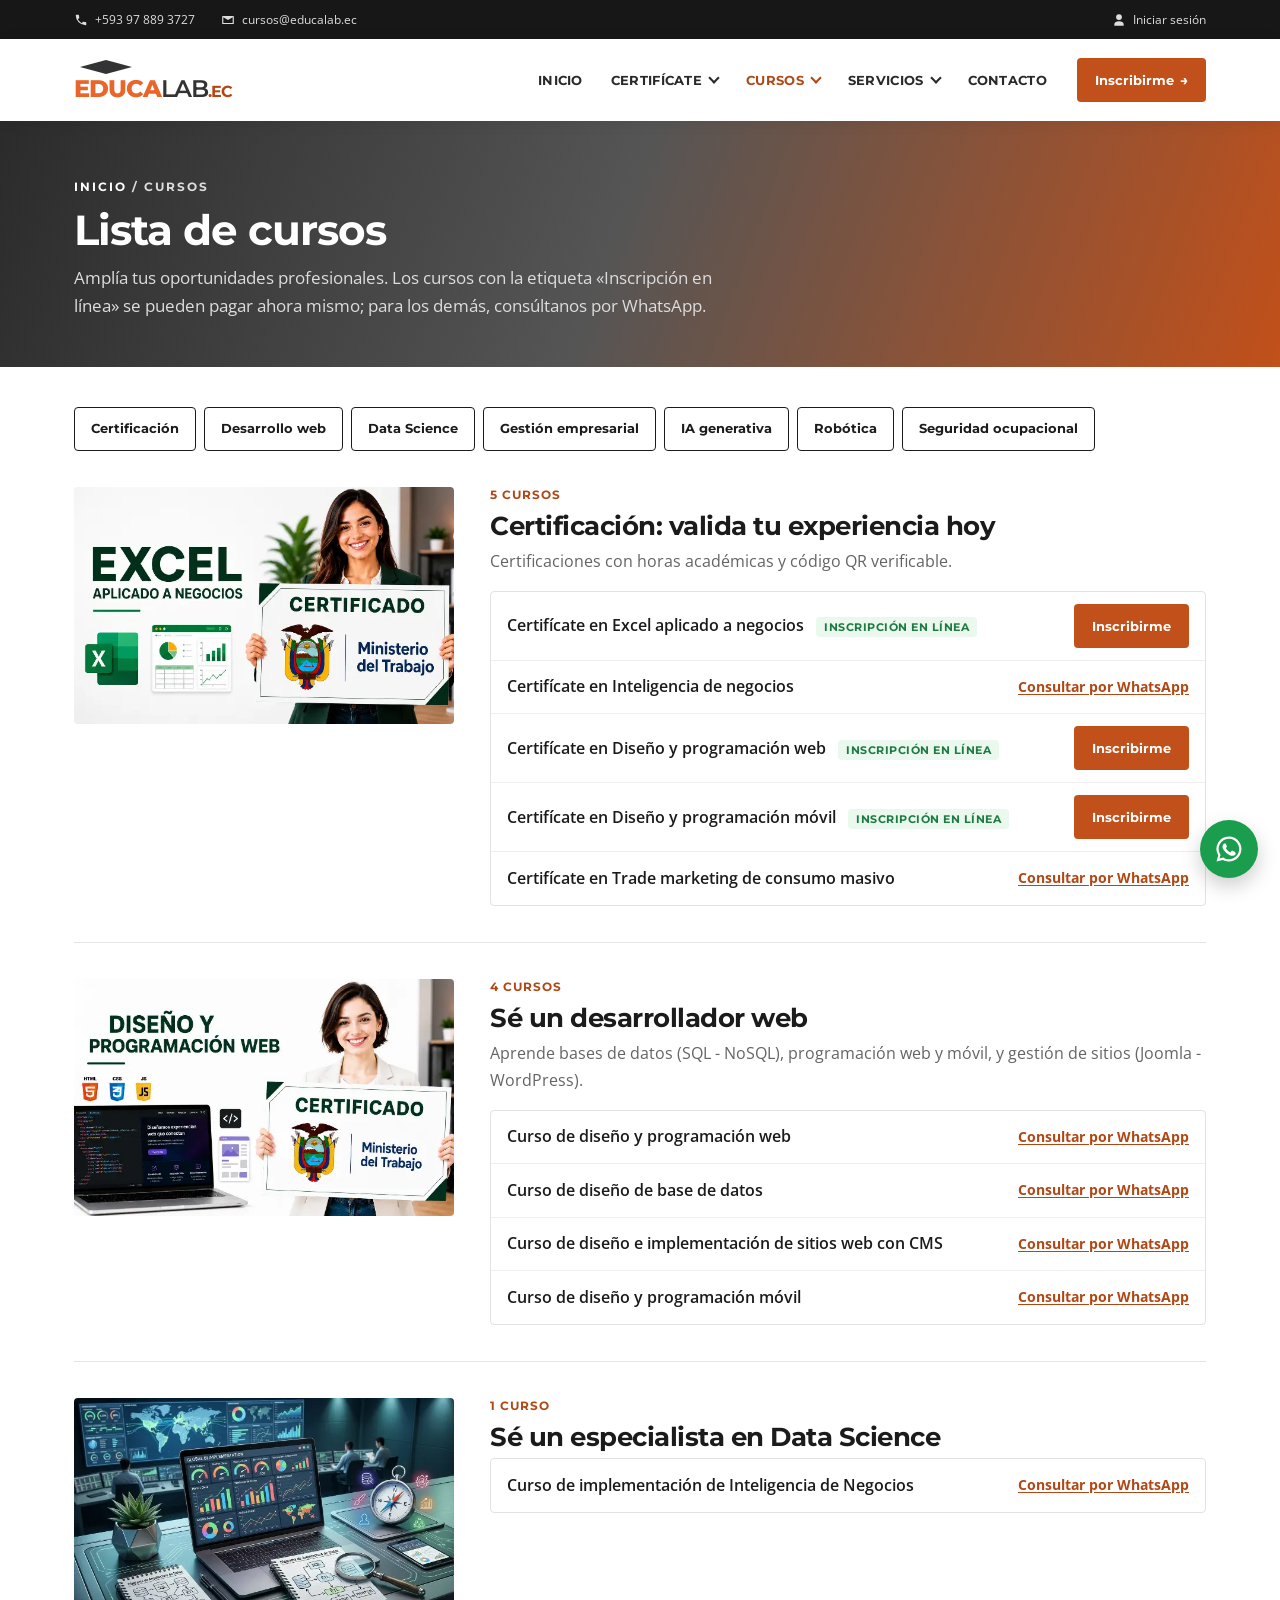
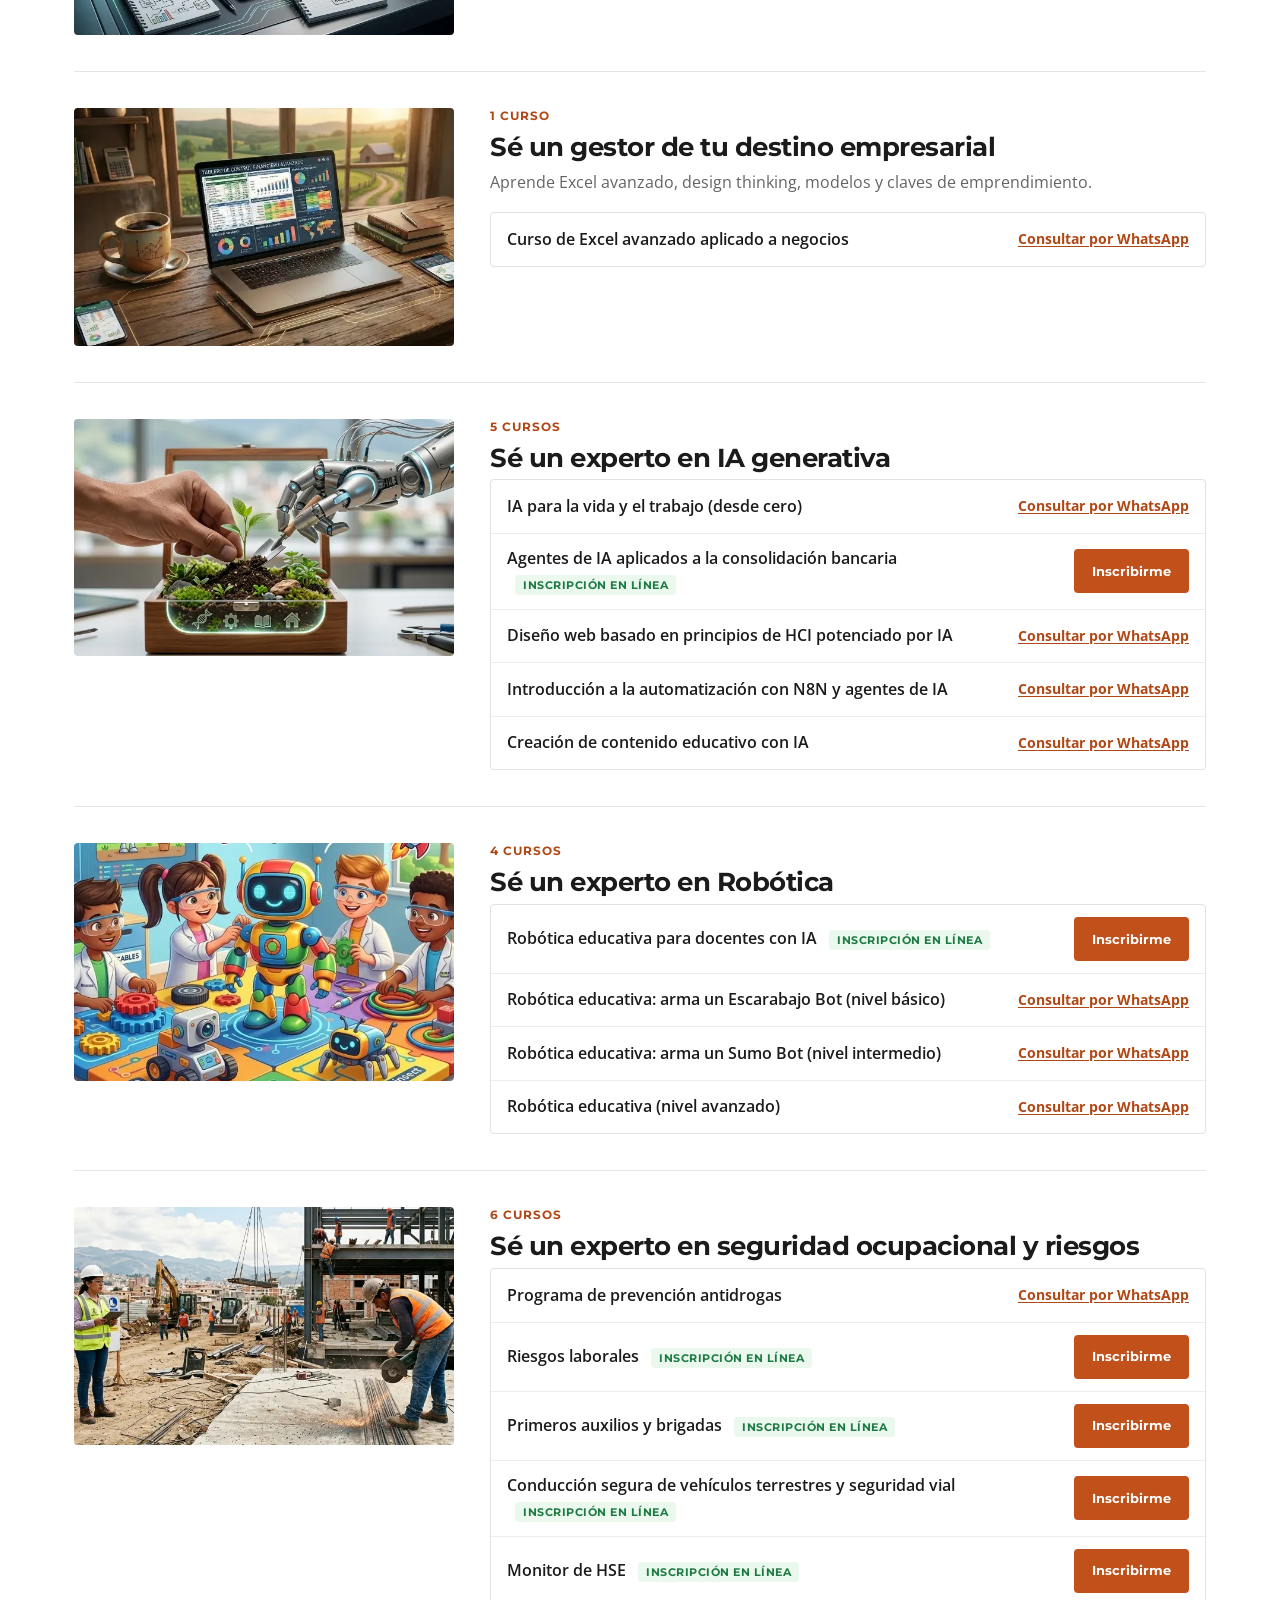
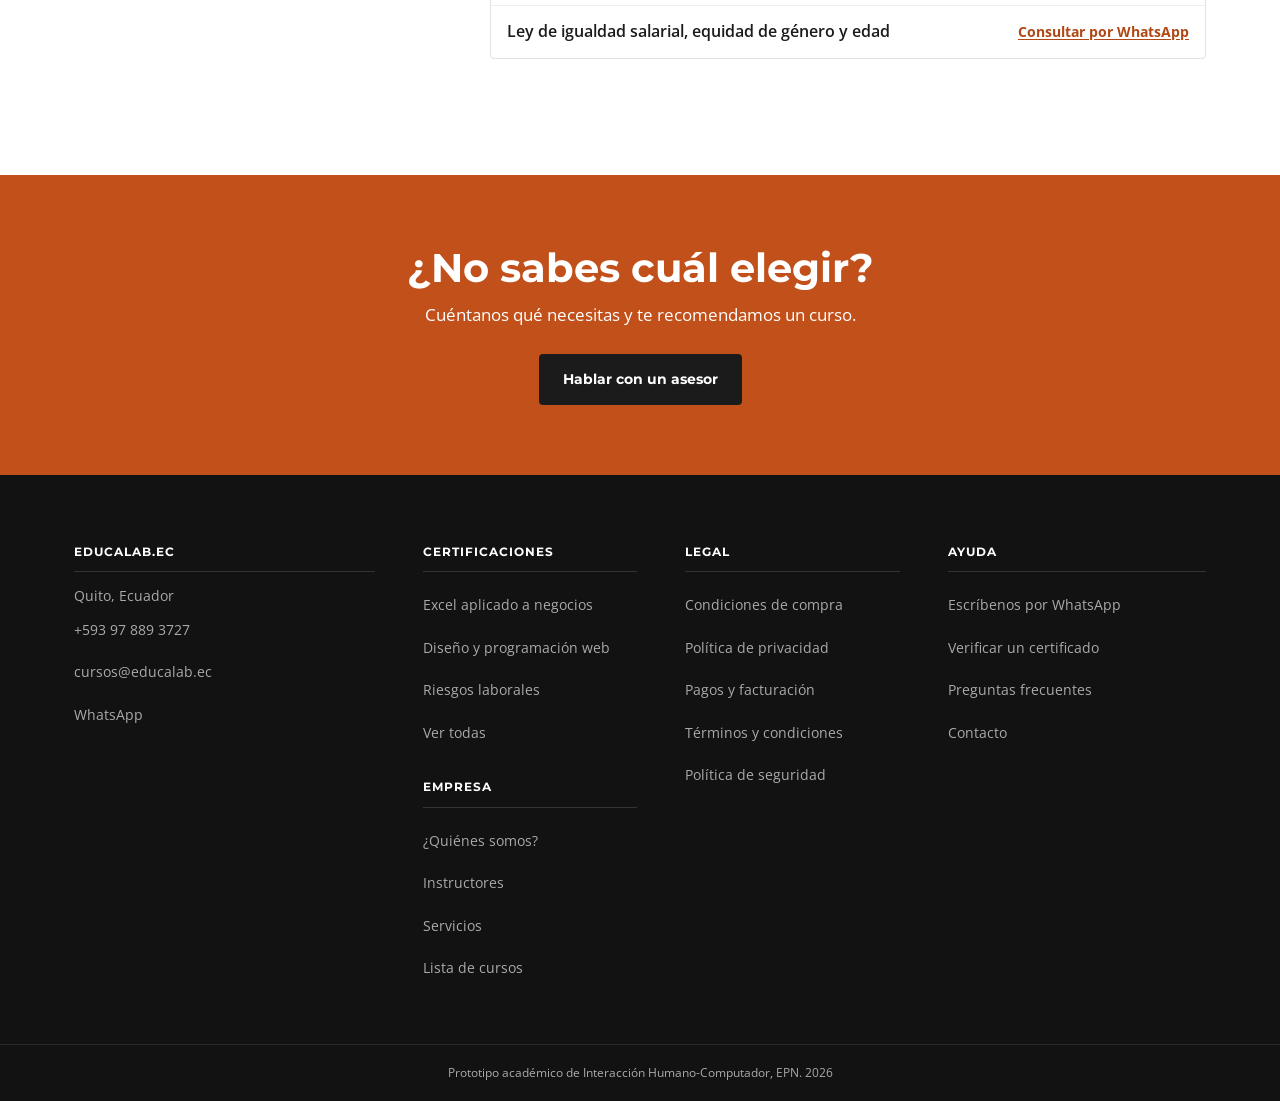
<file: cursos.html>
<!DOCTYPE html>
<html lang="es">
<head>
<meta charset="utf-8">
<meta name="viewport" content="width=device-width, initial-scale=1">
<title>Lista de cursos por área | EducaLab.ec</title>
<meta name="description" content="Todos los cursos de EducaLab.ec por área: certificaciones, desarrollo web, data science, gestión empresarial, IA generativa, robótica y seguridad ocupacional.">
<meta name="theme-color" content="#C2501A">
<!-- TODO: al publicar, cambia og:url y og:image por las URL absolutas de GitHub Pages. -->
<meta property="og:type" content="website">
<meta property="og:locale" content="es_EC">
<meta property="og:site_name" content="EducaLab.ec">
<meta property="og:title" content="Lista de cursos | EducaLab.ec">
<meta property="og:description" content="Cursos y certificaciones online en 7 áreas, con inscripción en línea.">
<meta property="og:url" content="https://educalab.ec/cursos.html">
<meta property="og:image" content="assets/og-image.png">
<meta name="twitter:card" content="summary_large_image">
<link rel="icon" href="data:image/svg+xml,%3Csvg xmlns='http://www.w3.org/2000/svg' viewBox='0 0 32 32'%3E%3Crect width='32' height='32' rx='7' fill='%23C2501A'/%3E%3Ctext x='16' y='22' font-family='Arial' font-weight='700' font-size='15' fill='%23fff' text-anchor='middle'%3EEL%3C/text%3E%3C/svg%3E">
<link rel="preconnect" href="https://fonts.googleapis.com">
<link rel="preconnect" href="https://fonts.gstatic.com" crossorigin>
<link href="https://fonts.googleapis.com/css2?family=Montserrat:wght@600;700;800&family=Open+Sans:ital,wght@0,400;0,600;0,700;1,400&display=swap" rel="stylesheet">
<link rel="stylesheet" href="assets/styles.css">
</head><body>
<a class="skip" href="#main">Saltar al contenido</a>
<aside class="topbar" aria-label="Contacto rápido"><div class="wrap"><div class="left">
  <a href="tel:+593978893727"><svg viewBox="0 0 24 24" aria-hidden="true"><path fill="currentColor" d="M6.6 10.8a15.2 15.2 0 0 0 6.6 6.6l2.2-2.2c.3-.3.7-.4 1-.2 1.1.4 2.3.6 3.6.6.6 0 1 .4 1 1V20c0 .6-.4 1-1 1A17 17 0 0 1 3 4c0-.6.4-1 1-1h3.5c.6 0 1 .4 1 1 0 1.3.2 2.5.6 3.6.1.3 0 .7-.2 1z"/></svg>+593 97 889 3727</a>
  <a href="mailto:cursos@educalab.ec"><svg viewBox="0 0 24 24" aria-hidden="true"><path fill="currentColor" d="M3 5h18c.6 0 1 .4 1 1v12c0 .6-.4 1-1 1H3c-.6 0-1-.4-1-1V6c0-.6.4-1 1-1zm9 7.2L4 7.3V17h16V7.3z"/></svg>cursos@educalab.ec</a>
</div><a href="login.html"><svg viewBox="0 0 24 24" aria-hidden="true"><path fill="currentColor" d="M12 12a5 5 0 1 0 0-10 5 5 0 0 0 0 10zm0 2c-4.4 0-8 2.2-8 5v3h16v-3c0-2.8-3.6-5-8-5z"/></svg>Iniciar sesión</a></div></aside>
<header class="site"><div class="wrap">
  <a class="logo" href="index.html" aria-label="EducaLab.ec, inicio"><svg class="cap" viewBox="0 0 52 14" aria-hidden="true"><path d="M26 0 52 7 26 14 0 7z" fill="#333"/></svg><span class="lt">EDUCA<span>LAB</span><small>.EC</small></span></a>
  <button class="menu-btn" type="button" aria-label="Abrir menú" aria-expanded="false" aria-controls="menu"><span></span><span></span><span></span></button>
  <nav class="main" id="menu" aria-label="Principal"><ul>
    <li><a href="index.html">Inicio</a></li>
    <li class="has-sub"><a href="index.html#certificaciones">Certifícate</a><ul class="sub">
      <li><a href="index.html#certificaciones">Certificaciones</a></li>
      <li><a href="index.html#verificar">Verificar certificado</a></li>
      <li><a href="index.html#preguntas">Preguntas frecuentes</a></li>
    </ul></li>
    <li class="has-sub"><a href="cursos.html" aria-current="page">Cursos</a><ul class="sub">
      <li><a href="cursos.html">Lista de cursos</a></li>
      <li><a href="instructores.html">Instructores</a></li>
    </ul></li>
    <li class="has-sub"><a href="servicios.html">Servicios</a><ul class="sub">
      <li><a href="servicios.html#paginas-web">Diseño de páginas web</a></li>
      <li><a href="servicios.html#aulas-virtuales">Diseño de aulas virtuales</a></li>
      <li><a href="servicios.html#tienda-virtual">Diseño de tu tienda virtual</a></li>
      <li><a href="servicios.html#consultoria-bi">Consultorías BI - Inteligencia de negocios</a></li>
    </ul></li>
    <li><a href="contacto.html">Contacto</a></li>
    <li><a class="btn btn-primary btn-sm arrow" href="index.html#certificaciones">Inscribirme</a></li>
  </ul></nav>
</div></header>

<main id="main" tabindex="-1">
<section class="page-banner"><div class="wrap">
  <p class="crumb"><a href="index.html">Inicio</a> / Cursos</p>
  <h1>Lista de cursos</h1>
  <p>Amplía tus oportunidades profesionales. Los cursos con la etiqueta «Inscripción en línea» se pueden pagar ahora mismo; para los demás, consúltanos por WhatsApp.</p>
</div></section>

<!-- Categorías y cursos tomados de educalab.ec/course (octubre de 2026). -->
<div class="wrap page">
  <nav aria-label="Áreas"><ul class="jump">
    <li><a class="btn btn-outline btn-sm" href="#certificacion">Certificación</a></li>
    <li><a class="btn btn-outline btn-sm" href="#desarrollo-web">Desarrollo web</a></li>
    <li><a class="btn btn-outline btn-sm" href="#data-science">Data Science</a></li>
    <li><a class="btn btn-outline btn-sm" href="#empresarial">Gestión empresarial</a></li>
    <li><a class="btn btn-outline btn-sm" href="#ia">IA generativa</a></li>
    <li><a class="btn btn-outline btn-sm" href="#robotica">Robótica</a></li>
    <li><a class="btn btn-outline btn-sm" href="#seguridad">Seguridad ocupacional</a></li>
  </ul></nav>

  <section class="cat" id="certificacion" aria-labelledby="h-cert">
    <img src="assets/img/cursos/excel.webp" alt="" width="640" height="400" loading="lazy">
    <div>
      <p class="meta">5 cursos</p>
      <h2 id="h-cert">Certificación: valida tu experiencia hoy</h2>
      <p class="desc">Certificaciones con horas académicas y código QR verificable.</p>
      <ul class="clist2">
        <li><span class="name">Certifícate en Excel aplicado a negocios <span class="online">Inscripción en línea</span></span><span class="act"><a class="btn btn-primary btn-sm" href="inscripcion.html?curso=excel">Inscribirme</a></span></li>
        <li><span class="name">Certifícate en Inteligencia de negocios</span><span class="act"><a class="link" data-wa="Hola EducaLab, quiero información sobre Certifícate en Inteligencia de negocios." href="#">Consultar por WhatsApp</a></span></li>
        <li><span class="name">Certifícate en Diseño y programación web <span class="online">Inscripción en línea</span></span><span class="act"><a class="btn btn-primary btn-sm" href="inscripcion.html?curso=web">Inscribirme</a></span></li>
        <li><span class="name">Certifícate en Diseño y programación móvil <span class="online">Inscripción en línea</span></span><span class="act"><a class="btn btn-primary btn-sm" href="inscripcion.html?curso=movil">Inscribirme</a></span></li>
        <li><span class="name">Certifícate en Trade marketing de consumo masivo</span><span class="act"><a class="link" data-wa="Hola EducaLab, quiero información sobre Certifícate en Trade marketing de consumo masivo." href="#">Consultar por WhatsApp</a></span></li>
      </ul>
    </div>
  </section>

  <section class="cat" id="desarrollo-web" aria-labelledby="h-web">
    <img src="assets/img/cursos/web.webp" alt="" width="640" height="400" loading="lazy">
    <div>
      <p class="meta">4 cursos</p>
      <h2 id="h-web">Sé un desarrollador web</h2>
      <p class="desc">Aprende bases de datos (SQL - NoSQL), programación web y móvil, y gestión de sitios (Joomla - WordPress).</p>
      <ul class="clist2">
        <li><span class="name">Curso de diseño y programación web</span><span class="act"><a class="link" data-wa="Hola EducaLab, quiero información sobre el Curso de diseño y programación web." href="#">Consultar por WhatsApp</a></span></li>
        <li><span class="name">Curso de diseño de base de datos</span><span class="act"><a class="link" data-wa="Hola EducaLab, quiero información sobre el Curso de diseño de base de datos." href="#">Consultar por WhatsApp</a></span></li>
        <li><span class="name">Curso de diseño e implementación de sitios web con CMS</span><span class="act"><a class="link" data-wa="Hola EducaLab, quiero información sobre el Curso de diseño e implementación de sitios web con CMS." href="#">Consultar por WhatsApp</a></span></li>
        <li><span class="name">Curso de diseño y programación móvil</span><span class="act"><a class="link" data-wa="Hola EducaLab, quiero información sobre el Curso de diseño y programación móvil." href="#">Consultar por WhatsApp</a></span></li>
      </ul>
    </div>
  </section>

  <section class="cat" id="data-science" aria-labelledby="h-data">
    <img src="assets/img/cursos/cat-data.webp" alt="" width="640" height="400" loading="lazy">
    <div>
      <p class="meta">1 curso</p>
      <h2 id="h-data">Sé un especialista en Data Science</h2>
      <ul class="clist2">
        <li><span class="name">Curso de implementación de Inteligencia de Negocios</span><span class="act"><a class="link" data-wa="Hola EducaLab, quiero información sobre el Curso de implementación de Inteligencia de Negocios." href="#">Consultar por WhatsApp</a></span></li>
      </ul>
    </div>
  </section>

  <section class="cat" id="empresarial" aria-labelledby="h-emp">
    <img src="assets/img/cursos/cat-empresa.webp" alt="" width="640" height="400" loading="lazy">
    <div>
      <p class="meta">1 curso</p>
      <h2 id="h-emp">Sé un gestor de tu destino empresarial</h2>
      <p class="desc">Aprende Excel avanzado, design thinking, modelos y claves de emprendimiento.</p>
      <ul class="clist2">
        <li><span class="name">Curso de Excel avanzado aplicado a negocios</span><span class="act"><a class="link" data-wa="Hola EducaLab, quiero información sobre el Curso de Excel avanzado aplicado a negocios." href="#">Consultar por WhatsApp</a></span></li>
      </ul>
    </div>
  </section>

  <section class="cat" id="ia" aria-labelledby="h-ia">
    <img src="assets/img/cursos/cat-ia.webp" alt="" width="640" height="400" loading="lazy">
    <div>
      <p class="meta">5 cursos</p>
      <h2 id="h-ia">Sé un experto en IA generativa</h2>
      <ul class="clist2">
        <li><span class="name">IA para la vida y el trabajo (desde cero)</span><span class="act"><a class="link" data-wa="Hola EducaLab, quiero información sobre IA para la vida y el trabajo (desde cero)." href="#">Consultar por WhatsApp</a></span></li>
        <li><span class="name">Agentes de IA aplicados a la consolidación bancaria <span class="online">Inscripción en línea</span></span><span class="act"><a class="btn btn-primary btn-sm" href="inscripcion.html?curso=ia-banca">Inscribirme</a></span></li>
        <li><span class="name">Diseño web basado en principios de HCI potenciado por IA</span><span class="act"><a class="link" data-wa="Hola EducaLab, quiero información sobre Diseño web basado en principios de HCI potenciado por IA." href="#">Consultar por WhatsApp</a></span></li>
        <li><span class="name">Introducción a la automatización con N8N y agentes de IA</span><span class="act"><a class="link" data-wa="Hola EducaLab, quiero información sobre Introducción a la automatización con N8N y agentes de IA." href="#">Consultar por WhatsApp</a></span></li>
        <li><span class="name">Creación de contenido educativo con IA</span><span class="act"><a class="link" data-wa="Hola EducaLab, quiero información sobre Creación de contenido educativo con IA." href="#">Consultar por WhatsApp</a></span></li>
      </ul>
    </div>
  </section>

  <section class="cat" id="robotica" aria-labelledby="h-rob">
    <img src="assets/img/cursos/robotica.webp" alt="" width="640" height="400" loading="lazy">
    <div>
      <p class="meta">4 cursos</p>
      <h2 id="h-rob">Sé un experto en Robótica</h2>
      <ul class="clist2">
        <li><span class="name">Robótica educativa para docentes con IA <span class="online">Inscripción en línea</span></span><span class="act"><a class="btn btn-primary btn-sm" href="inscripcion.html?curso=robotica">Inscribirme</a></span></li>
        <li><span class="name">Robótica educativa: arma un Escarabajo Bot (nivel básico)</span><span class="act"><a class="link" data-wa="Hola EducaLab, quiero información sobre Robótica educativa: arma un Escarabajo Bot (nivel básico)." href="#">Consultar por WhatsApp</a></span></li>
        <li><span class="name">Robótica educativa: arma un Sumo Bot (nivel intermedio)</span><span class="act"><a class="link" data-wa="Hola EducaLab, quiero información sobre Robótica educativa: arma un Sumo Bot (nivel intermedio)." href="#">Consultar por WhatsApp</a></span></li>
        <!-- TODO: confirmar con EducaLab el nombre completo del curso de nivel avanzado -->
        <li><span class="name">Robótica educativa (nivel avanzado)</span><span class="act"><a class="link" data-wa="Hola EducaLab, quiero información sobre Robótica educativa de nivel avanzado." href="#">Consultar por WhatsApp</a></span></li>
      </ul>
    </div>
  </section>

  <section class="cat" id="seguridad" aria-labelledby="h-seg">
    <img src="assets/img/cursos/riesgos.webp" alt="" width="640" height="400" loading="lazy">
    <div>
      <p class="meta">6 cursos</p>
      <h2 id="h-seg">Sé un experto en seguridad ocupacional y riesgos</h2>
      <ul class="clist2">
        <li><span class="name">Programa de prevención antidrogas</span><span class="act"><a class="link" data-wa="Hola EducaLab, quiero información sobre el Programa de prevención antidrogas." href="#">Consultar por WhatsApp</a></span></li>
        <li><span class="name">Riesgos laborales <span class="online">Inscripción en línea</span></span><span class="act"><a class="btn btn-primary btn-sm" href="inscripcion.html?curso=riesgos">Inscribirme</a></span></li>
        <li><span class="name">Primeros auxilios y brigadas <span class="online">Inscripción en línea</span></span><span class="act"><a class="btn btn-primary btn-sm" href="inscripcion.html?curso=auxilios">Inscribirme</a></span></li>
        <li><span class="name">Conducción segura de vehículos terrestres y seguridad vial <span class="online">Inscripción en línea</span></span><span class="act"><a class="btn btn-primary btn-sm" href="inscripcion.html?curso=conduccion">Inscribirme</a></span></li>
        <li><span class="name">Monitor de HSE <span class="online">Inscripción en línea</span></span><span class="act"><a class="btn btn-primary btn-sm" href="inscripcion.html?curso=hse">Inscribirme</a></span></li>
        <li><span class="name">Ley de igualdad salarial, equidad de género y edad</span><span class="act"><a class="link" data-wa="Hola EducaLab, quiero información sobre el curso Ley de igualdad salarial, equidad de género y edad." href="#">Consultar por WhatsApp</a></span></li>
      </ul>
    </div>
  </section>
</div>

<section class="cta"><h2>¿No sabes cuál elegir?</h2><p>Cuéntanos qué necesitas y te recomendamos un curso.</p><a class="btn btn-dark" data-wa="Hola EducaLab, necesito ayuda para elegir un curso." href="#">Hablar con un asesor</a></section>
</main>

<footer class="site"><div class="wrap">
  <div><h2 class="fh">EducaLab.ec</h2><ul><li>Quito, Ecuador</li><li><a href="tel:+593978893727">+593 97 889 3727</a></li><li><a href="mailto:cursos@educalab.ec">cursos@educalab.ec</a></li><li><a data-wa href="#">WhatsApp</a></li></ul></div>
  <div><h2 class="fh">Certificaciones</h2><ul><li><a href="inscripcion.html?curso=excel">Excel aplicado a negocios</a></li><li><a href="inscripcion.html?curso=web">Diseño y programación web</a></li><li><a href="inscripcion.html?curso=riesgos">Riesgos laborales</a></li><li><a href="index.html#certificaciones">Ver todas</a></li></ul>
    <h2 class="fh second">Empresa</h2><ul><li><a href="nosotros.html">¿Quiénes somos?</a></li><li><a href="instructores.html">Instructores</a></li><li><a href="servicios.html">Servicios</a></li><li><a href="cursos.html">Lista de cursos</a></li></ul></div>
  <div><h2 class="fh">Legal</h2><ul><li><a href="legal.html#condiciones">Condiciones de compra</a></li><li><a href="legal.html#privacidad">Política de privacidad</a></li><li><a href="legal.html#pagos">Pagos y facturación</a></li><li><a href="legal.html#terminos">Términos y condiciones</a></li><li><a href="legal.html#seguridad">Política de seguridad</a></li></ul></div>
  <div><h2 class="fh">Ayuda</h2><ul><li><a data-wa href="#">Escríbenos por WhatsApp</a></li><li><a href="index.html#verificar">Verificar un certificado</a></li><li><a href="index.html#preguntas">Preguntas frecuentes</a></li><li><a href="contacto.html">Contacto</a></li></ul></div>
</div><p class="copy">Prototipo académico de Interacción Humano-Computador, EPN. <span id="year"></span></p></footer>
<aside class="quick" aria-label="Atajos"><button class="totop" type="button" aria-label="Volver arriba"><svg viewBox="0 0 24 24" aria-hidden="true"><path d="M12 19V5M5 12l7-7 7 7" stroke="currentColor" stroke-width="2.4" fill="none" stroke-linecap="round" stroke-linejoin="round"/></svg></button><a class="fab" data-wa href="#" aria-label="Escribir por WhatsApp"><svg width="30" height="30" viewBox="0 0 24 24" aria-hidden="true"><path fill="#fff" d="M12 2a10 10 0 0 0-8.6 15.1L2 22l5-1.3A10 10 0 1 0 12 2zm0 18.2c-1.5 0-3-.4-4.3-1.2l-.3-.2-3 .8.8-2.9-.2-.3A8.2 8.2 0 1 1 12 20.2zm4.5-6.1c-.2-.1-1.5-.7-1.7-.8-.2-.1-.4-.1-.6.1l-.8 1c-.1.2-.3.2-.5.1a6.7 6.7 0 0 1-3.3-2.9c-.3-.4.2-.4.7-1.4.1-.2 0-.3 0-.4l-.8-1.8c-.2-.5-.4-.4-.6-.4h-.5a1 1 0 0 0-.7.3 2.9 2.9 0 0 0-.9 2.2 5 5 0 0 0 1 2.7 11.6 11.6 0 0 0 4.5 4c1.7.7 2.3.8 3.2.6.5-.1 1.5-.6 1.7-1.2.2-.6.2-1.1.2-1.2-.1-.1-.3-.2-.5-.3z"/></svg></a></aside>
<script src="assets/app.js"></script>
</body></html>
</file>
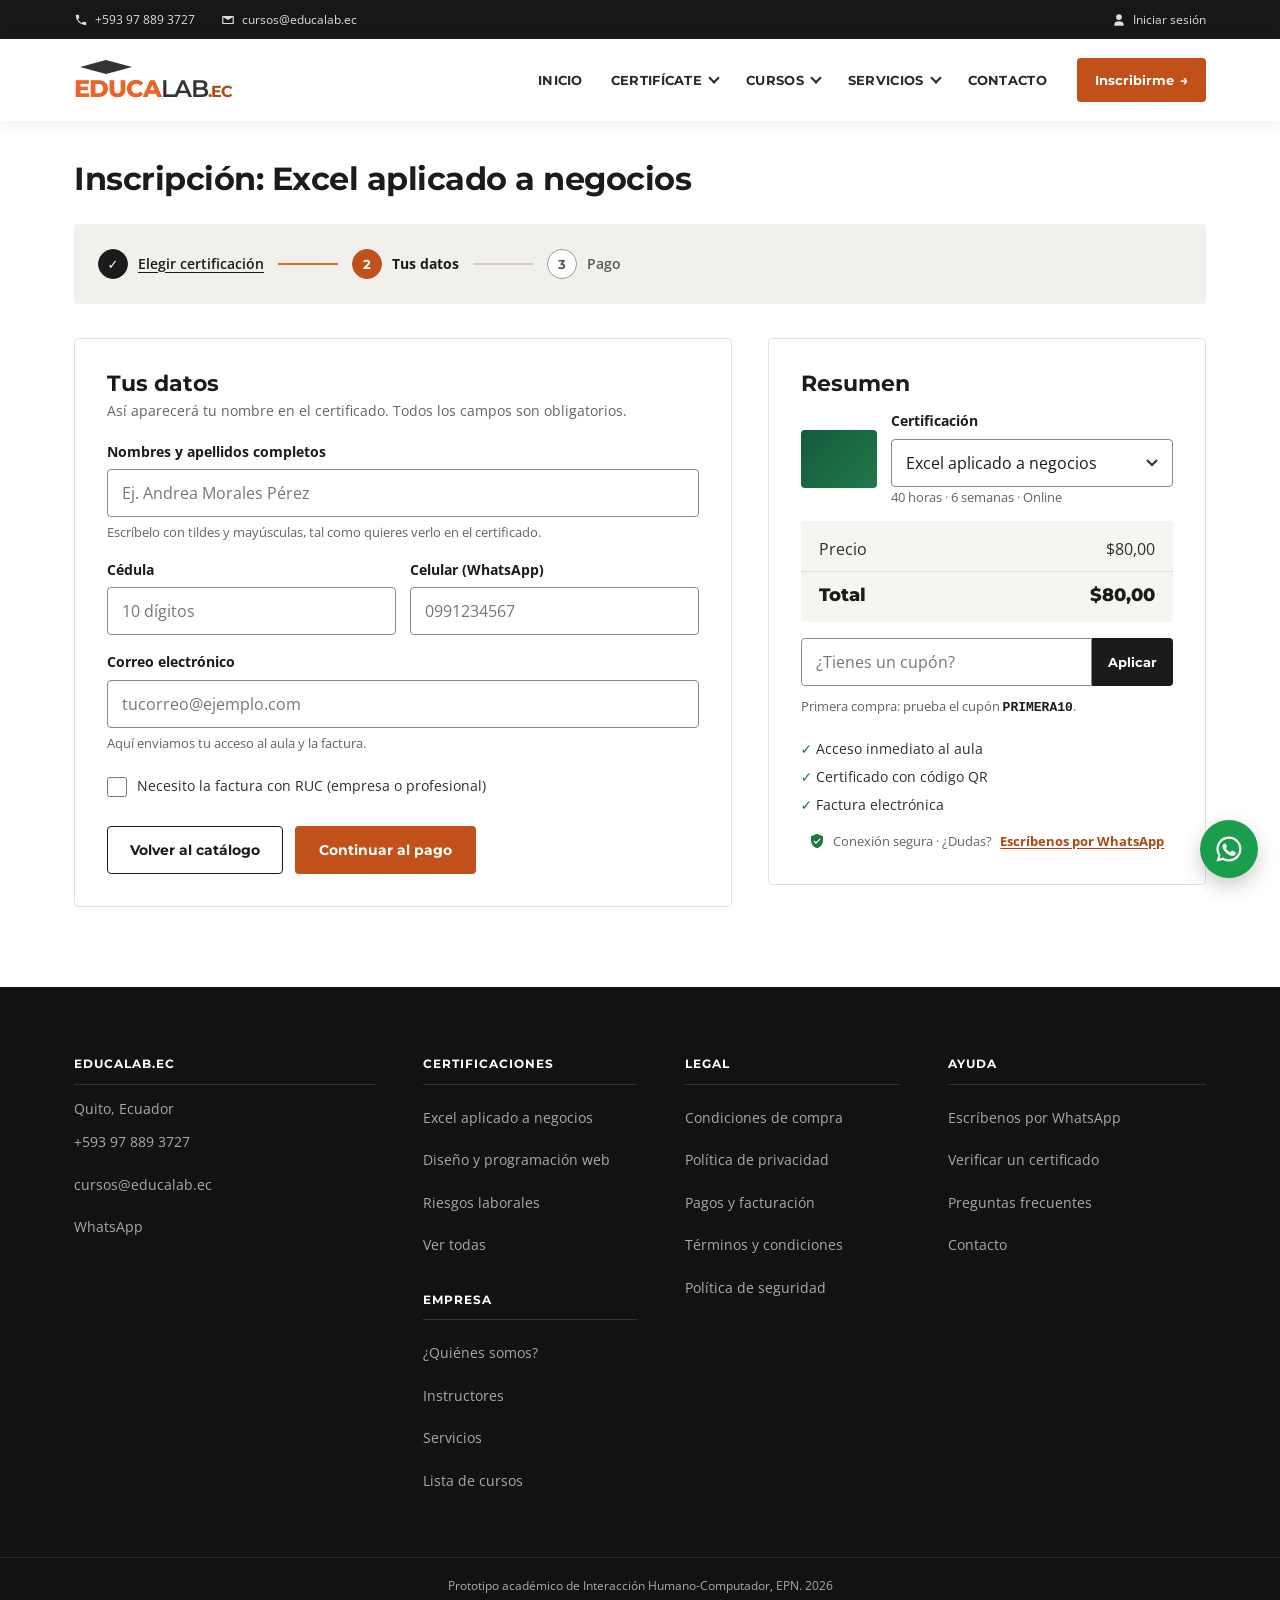
<file: inscripcion.html>
<!DOCTYPE html>
<html lang="es">
<head>
<meta charset="utf-8">
<meta name="viewport" content="width=device-width, initial-scale=1">
<title>Inscripción | EducaLab.ec</title>
<meta name="description" content="Inscríbete en tu certificación de EducaLab.ec en tres pasos: elige, completa tus datos y paga con tarjeta, transferencia o Payphone.">
<meta name="theme-color" content="#C2501A">
<!-- TODO: al publicar, cambia og:url y og:image por las URL absolutas de GitHub Pages. -->
<meta property="og:type" content="website">
<meta property="og:locale" content="es_EC">
<meta property="og:site_name" content="EducaLab.ec">
<meta property="og:title" content="Inscríbete en tu certificación | EducaLab.ec">
<meta property="og:description" content="Tres pasos, pago con tarjeta, transferencia o Payphone y factura electrónica.">
<meta property="og:url" content="https://educalab.ec/inscripcion.html">
<meta property="og:image" content="assets/og-image.png">
<meta name="twitter:card" content="summary_large_image">
<meta name="robots" content="noindex">
<link rel="icon" href="data:image/svg+xml,%3Csvg xmlns='http://www.w3.org/2000/svg' viewBox='0 0 32 32'%3E%3Crect width='32' height='32' rx='7' fill='%23C2501A'/%3E%3Ctext x='16' y='22' font-family='Arial' font-weight='700' font-size='15' fill='%23fff' text-anchor='middle'%3EEL%3C/text%3E%3C/svg%3E">
<link rel="preconnect" href="https://fonts.googleapis.com">
<link rel="preconnect" href="https://fonts.gstatic.com" crossorigin>
<link href="https://fonts.googleapis.com/css2?family=Montserrat:wght@600;700;800&family=Open+Sans:ital,wght@0,400;0,600;0,700;1,400&display=swap" rel="stylesheet">
<link rel="stylesheet" href="assets/styles.css">
</head><body>
<a class="skip" href="#main">Saltar al contenido</a>
<aside class="topbar" aria-label="Contacto rápido"><div class="wrap"><div class="left">
  <a href="tel:+593978893727"><svg viewBox="0 0 24 24" aria-hidden="true"><path fill="currentColor" d="M6.6 10.8a15.2 15.2 0 0 0 6.6 6.6l2.2-2.2c.3-.3.7-.4 1-.2 1.1.4 2.3.6 3.6.6.6 0 1 .4 1 1V20c0 .6-.4 1-1 1A17 17 0 0 1 3 4c0-.6.4-1 1-1h3.5c.6 0 1 .4 1 1 0 1.3.2 2.5.6 3.6.1.3 0 .7-.2 1z"/></svg>+593 97 889 3727</a>
  <a href="mailto:cursos@educalab.ec"><svg viewBox="0 0 24 24" aria-hidden="true"><path fill="currentColor" d="M3 5h18c.6 0 1 .4 1 1v12c0 .6-.4 1-1 1H3c-.6 0-1-.4-1-1V6c0-.6.4-1 1-1zm9 7.2L4 7.3V17h16V7.3z"/></svg>cursos@educalab.ec</a>
</div><a href="login.html"><svg viewBox="0 0 24 24" aria-hidden="true"><path fill="currentColor" d="M12 12a5 5 0 1 0 0-10 5 5 0 0 0 0 10zm0 2c-4.4 0-8 2.2-8 5v3h16v-3c0-2.8-3.6-5-8-5z"/></svg>Iniciar sesión</a></div></aside>
<header class="site"><div class="wrap">
  <a class="logo" href="index.html" aria-label="EducaLab.ec, inicio"><svg class="cap" viewBox="0 0 52 14" aria-hidden="true"><path d="M26 0 52 7 26 14 0 7z" fill="#333"/></svg><span class="lt">EDUCA<span>LAB</span><small>.EC</small></span></a>
  <button class="menu-btn" type="button" aria-label="Abrir menú" aria-expanded="false" aria-controls="menu"><span></span><span></span><span></span></button>
  <nav class="main" id="menu" aria-label="Principal"><ul>
    <li><a href="index.html">Inicio</a></li>
    <li class="has-sub"><a href="index.html#certificaciones">Certifícate</a><ul class="sub">
      <li><a href="index.html#certificaciones">Certificaciones</a></li>
      <li><a href="index.html#verificar">Verificar certificado</a></li>
      <li><a href="index.html#preguntas">Preguntas frecuentes</a></li>
    </ul></li>
    <li class="has-sub"><a href="cursos.html">Cursos</a><ul class="sub">
      <li><a href="cursos.html">Lista de cursos</a></li>
      <li><a href="instructores.html">Instructores</a></li>
    </ul></li>
    <li class="has-sub"><a href="servicios.html">Servicios</a><ul class="sub">
      <li><a href="servicios.html#paginas-web">Diseño de páginas web</a></li>
      <li><a href="servicios.html#aulas-virtuales">Diseño de aulas virtuales</a></li>
      <li><a href="servicios.html#tienda-virtual">Diseño de tu tienda virtual</a></li>
      <li><a href="servicios.html#consultoria-bi">Consultorías BI - Inteligencia de negocios</a></li>
    </ul></li>
    <li><a href="contacto.html">Contacto</a></li>
    <li><a class="btn btn-primary btn-sm arrow" href="index.html#certificaciones">Inscribirme</a></li>
  </ul></nav>
</div></header>

<main class="wrap page" id="main" tabindex="-1">
  <div id="checkout">
  <h1>Inscripción: <span id="co-course"></span></h1>
  <p class="notice" id="co-notice" hidden>No encontramos la certificación del enlace, así que elegimos «Excel aplicado a negocios». Puedes cambiarla en el resumen.</p>
  <ol class="steps" aria-label="Progreso de la inscripción">
    <li><span class="n">1</span><button class="linkbtn" id="step1-btn" type="button">Elegir certificación</button></li><li class="bar" aria-hidden="true"></li>
    <li><span class="n">2</span>Tus datos</li><li class="bar" aria-hidden="true"></li>
    <li><span class="n">3</span>Pago</li>
  </ol>
  <div class="co">
    <div>
      <!-- Paso 2 -->
      <form class="panel" data-step="2" id="data-form" novalidate>
        <h2 tabindex="-1">Tus datos</h2><p class="sub">Así aparecerá tu nombre en el certificado. Todos los campos son obligatorios.</p>
        <div class="field"><label for="f-name">Nombres y apellidos completos</label><input class="input" id="f-name" type="text" placeholder="Ej. Andrea Morales Pérez" autocomplete="name" required><p class="help">Escríbelo con tildes y mayúsculas, tal como quieres verlo en el certificado.</p><p class="err"></p></div>
        <div class="two">
          <div class="field"><label for="f-cedula">Cédula</label><input class="input" id="f-cedula" type="text" placeholder="10 dígitos" inputmode="numeric" maxlength="10" autocomplete="off" required><p class="err"></p></div>
          <div class="field"><label for="f-phone">Celular (WhatsApp)</label><input class="input" id="f-phone" type="tel" placeholder="0991234567" autocomplete="tel-national" inputmode="tel" required><p class="err"></p></div>
        </div>
        <div class="field"><label for="f-email">Correo electrónico</label><input class="input" id="f-email" type="email" placeholder="tucorreo@ejemplo.com" autocomplete="email" required><p class="help">Aquí enviamos tu acceso al aula y la factura.</p><p class="err"></p></div>
        <label class="check"><input type="checkbox" id="f-factura"> Necesito la factura con RUC (empresa o profesional)</label>
        <div id="ruc-box" hidden>
          <div class="two">
            <div class="field"><label for="f-ruc">RUC</label><input class="input" id="f-ruc" inputmode="numeric" maxlength="13" placeholder="13 dígitos"><p class="err"></p></div>
            <div class="field"><label for="f-razon">Razón social</label><input class="input" id="f-razon" autocomplete="organization"><p class="err"></p></div>
          </div>
        </div>
        <div class="actions"><a class="btn btn-outline" href="index.html#certificaciones">Volver al catálogo</a><button class="btn btn-primary" type="submit">Continuar al pago</button></div>
      </form>

      <!-- Paso 3 -->
      <form class="panel" data-step="3" id="pay-form" novalidate hidden>
        <h2 tabindex="-1">Pago</h2><p class="sub">Total a pagar: <strong id="pay-total"></strong> (dólares, IVA incluido si aplica)</p>
        <fieldset class="pick">
          <legend>¿Cómo quieres pagar?</legend>
          <input type="radio" name="pay" id="p-card" value="card" checked><label for="p-card">Tarjeta<small>Crédito o débito</small></label>
          <input type="radio" name="pay" id="p-transfer" value="transfer"><label for="p-transfer">Transferencia<small>Banco local</small></label>
          <input type="radio" name="pay" id="p-payphone" value="payphone"><label for="p-payphone">Payphone<small>Enlace al celular</small></label>
        </fieldset>

        <div data-method="card">
          <div class="field"><label for="f-holder">Nombre en la tarjeta</label><input class="input" id="f-holder" autocomplete="cc-name"><p class="err"></p></div>
          <div class="field"><label for="f-card">Número de tarjeta</label><input class="input" id="f-card" type="text" placeholder="0000 0000 0000 0000" inputmode="numeric" autocomplete="cc-number"><p class="help">Para probar usa 4242 4242 4242 4242.</p><p class="err"></p></div>
          <div class="two">
            <div class="field"><label for="f-exp">Vence (MM/AA)</label><input class="input" id="f-exp" type="text" placeholder="MM/AA" inputmode="numeric" autocomplete="cc-exp"><p class="err"></p></div>
            <div class="field"><label for="f-cvv">CVV</label><input class="input" id="f-cvv" type="text" placeholder="123" inputmode="numeric" maxlength="4" autocomplete="cc-csc"><p class="help">3 o 4 números del reverso.</p><p class="err"></p></div>
          </div>
        </div>
        <div data-method="transfer" hidden>
          <div class="bank">
            <strong>Datos para la transferencia</strong>
            <!-- TODO: confirmar con EducaLab los datos bancarios reales -->
            <dl><dt>Banco</dt><dd>Por confirmar con EducaLab</dd><dt>Tipo</dt><dd>Cuenta corriente</dd><dt>Número</dt><dd>Por confirmar</dd><dt>Titular</dt><dd>EducaLab</dd><dt>Valor</dt><dd id="confirm-total-tr"></dd></dl>
          </div>
          <p class="hint">Al confirmar reservamos tu cupo. Luego envías el comprobante por WhatsApp y activamos tu acceso.</p>
        </div>
        <div data-method="payphone" hidden>
          <div class="field"><label for="f-pp-phone">Celular para recibir el enlace de Payphone</label><input class="input" id="f-pp-phone" type="tel" inputmode="tel" autocomplete="tel-national" placeholder="0991234567"><p class="err"></p></div>
        </div>

        <div class="field"><label class="check" for="f-terms"><input type="checkbox" id="f-terms"> <span>Acepto las <a class="link" href="legal.html#condiciones" target="_blank" rel="noopener">condiciones de compra<span class="sr-only"> (se abre en otra pestaña)</span></a> y la <a class="link" href="legal.html#privacidad" target="_blank" rel="noopener">política de privacidad<span class="sr-only"> (se abre en otra pestaña)</span></a>.</span></label><p class="err"></p></div>
        <p class="simulated" role="note"><strong>Pago simulado.</strong> Este es un prototipo académico: no se procesa ningún cobro ni se guardan tus datos.</p>
        <div class="actions"><button class="btn btn-outline" id="back-2" type="button">Volver a mis datos</button><button class="btn btn-primary" id="confirm" type="submit"><span id="confirm-label">Pagar</span>&nbsp;<span id="confirm-total"></span></button></div>
        <p class="sr-only" id="pay-status" role="status" aria-live="polite"></p>
      </form>

      <!-- Paso 4 -->
      <section class="panel done-box" data-step="4" hidden aria-labelledby="done-title">
        <svg class="big" viewBox="0 0 24 24" aria-hidden="true"><circle cx="12" cy="12" r="11" fill="#1D7A43"/><path d="m7 12.5 3.2 3.2L17 9" stroke="#fff" stroke-width="2.4" fill="none" stroke-linecap="round" stroke-linejoin="round"/></svg>
        <h2 id="done-title" tabindex="-1"></h2>
        <span class="order" id="done-order"></span>
        <p id="done-text" style="margin-bottom:16px"></p>
        <p style="font-weight:700;margin-bottom:6px">Siguientes pasos</p>
        <ol id="done-steps"></ol>
        <div class="actions"><a class="btn btn-primary" id="done-aula" href="login.html">Ir a mi aula</a><a class="btn btn-wa" id="done-wa" href="#" target="_blank" rel="noopener">Escribir por WhatsApp</a></div>
        <p class="hint">Pago simulado: no se realizó ningún cobro.</p>
      </section>
    </div>

    <aside class="panel summary" aria-labelledby="sum-h">
      <h2 id="sum-h">Resumen</h2>
      <div class="item"><div class="thumb" id="sum-thumb" aria-hidden="true"></div>
        <div style="flex:1;min-width:0"><label class="flabel" for="f-course">Certificación</label><select class="input" id="f-course"></select><div class="facts-s" id="sum-facts"></div></div></div>
      <div class="row"><span>Precio</span><span id="sum-price"></span></div>
      <div class="row disc" id="sum-disc-row" hidden><span id="sum-disc-label"></span><span id="sum-disc"></span></div>
      <div class="row total"><span>Total</span><span id="sum-total"></span></div>
      <form class="coupon" id="coupon-form" novalidate><label class="sr-only" for="coupon">Cupón de descuento</label><input class="input" id="coupon" placeholder="¿Tienes un cupón?" autocapitalize="characters" spellcheck="false"><button class="btn btn-outline btn-sm" type="submit">Aplicar</button></form>
      <p id="coupon-msg" role="status" aria-live="polite"></p>
      <button class="linkbtn link" id="coupon-remove" type="button" hidden style="font-size:13px;padding:8px 0">Quitar cupón</button>
      <p class="hint">Primera compra: prueba el cupón <code>PRIMERA10</code>.</p>
      <ul class="includes"><li>Acceso inmediato al aula</li><li>Certificado con código QR</li><li>Factura electrónica</li></ul>
      <p class="secure"><svg viewBox="0 0 24 24" aria-hidden="true"><path fill="#1D7A43" d="M12 1 3 5v6c0 5.5 3.8 10.7 9 12 5.2-1.3 9-6.5 9-12V5zm-1.5 15.5-4-4 1.4-1.4 2.6 2.6 5.6-5.6 1.4 1.4z"/></svg>Conexión segura · ¿Dudas? <a class="link" id="help-wa" href="#" target="_blank" rel="noopener">Escríbenos por WhatsApp</a></p>
    </aside>
  </div>
  </div>
</main>
<footer class="site"><div class="wrap">
  <div><h2 class="fh">EducaLab.ec</h2><ul><li>Quito, Ecuador</li><li><a href="tel:+593978893727">+593 97 889 3727</a></li><li><a href="mailto:cursos@educalab.ec">cursos@educalab.ec</a></li><li><a data-wa href="#">WhatsApp</a></li></ul></div>
  <div><h2 class="fh">Certificaciones</h2><ul><li><a href="inscripcion.html?curso=excel">Excel aplicado a negocios</a></li><li><a href="inscripcion.html?curso=web">Diseño y programación web</a></li><li><a href="inscripcion.html?curso=riesgos">Riesgos laborales</a></li><li><a href="index.html#certificaciones">Ver todas</a></li></ul>
    <h2 class="fh second">Empresa</h2><ul><li><a href="nosotros.html">¿Quiénes somos?</a></li><li><a href="instructores.html">Instructores</a></li><li><a href="servicios.html">Servicios</a></li><li><a href="cursos.html">Lista de cursos</a></li></ul></div>
  <div><h2 class="fh">Legal</h2><ul><li><a href="legal.html#condiciones">Condiciones de compra</a></li><li><a href="legal.html#privacidad">Política de privacidad</a></li><li><a href="legal.html#pagos">Pagos y facturación</a></li><li><a href="legal.html#terminos">Términos y condiciones</a></li><li><a href="legal.html#seguridad">Política de seguridad</a></li></ul></div>
  <div><h2 class="fh">Ayuda</h2><ul><li><a data-wa href="#">Escríbenos por WhatsApp</a></li><li><a href="index.html#verificar">Verificar un certificado</a></li><li><a href="index.html#preguntas">Preguntas frecuentes</a></li><li><a href="contacto.html">Contacto</a></li></ul></div>
</div><p class="copy">Prototipo académico de Interacción Humano-Computador, EPN. <span id="year"></span></p></footer>
<aside class="quick" aria-label="Atajos"><a class="fab" data-wa="Hola EducaLab, tengo dudas sobre mi inscripción." href="#" aria-label="Escribir por WhatsApp"><svg width="30" height="30" viewBox="0 0 24 24" aria-hidden="true"><path fill="#fff" d="M12 2a10 10 0 0 0-8.6 15.1L2 22l5-1.3A10 10 0 1 0 12 2zm0 18.2c-1.5 0-3-.4-4.3-1.2l-.3-.2-3 .8.8-2.9-.2-.3A8.2 8.2 0 1 1 12 20.2zm4.5-6.1c-.2-.1-1.5-.7-1.7-.8-.2-.1-.4-.1-.6.1l-.8 1c-.1.2-.3.2-.5.1a6.7 6.7 0 0 1-3.3-2.9c-.3-.4.2-.4.7-1.4.1-.2 0-.3 0-.4l-.8-1.8c-.2-.5-.4-.4-.6-.4h-.5a1 1 0 0 0-.7.3 2.9 2.9 0 0 0-.9 2.2 5 5 0 0 0 1 2.7 11.6 11.6 0 0 0 4.5 4c1.7.7 2.3.8 3.2.6.5-.1 1.5-.6 1.7-1.2.2-.6.2-1.1.2-1.2-.1-.1-.3-.2-.5-.3z"/></svg></a></aside>
<script src="assets/app.js"></script>
</body></html>
</file>
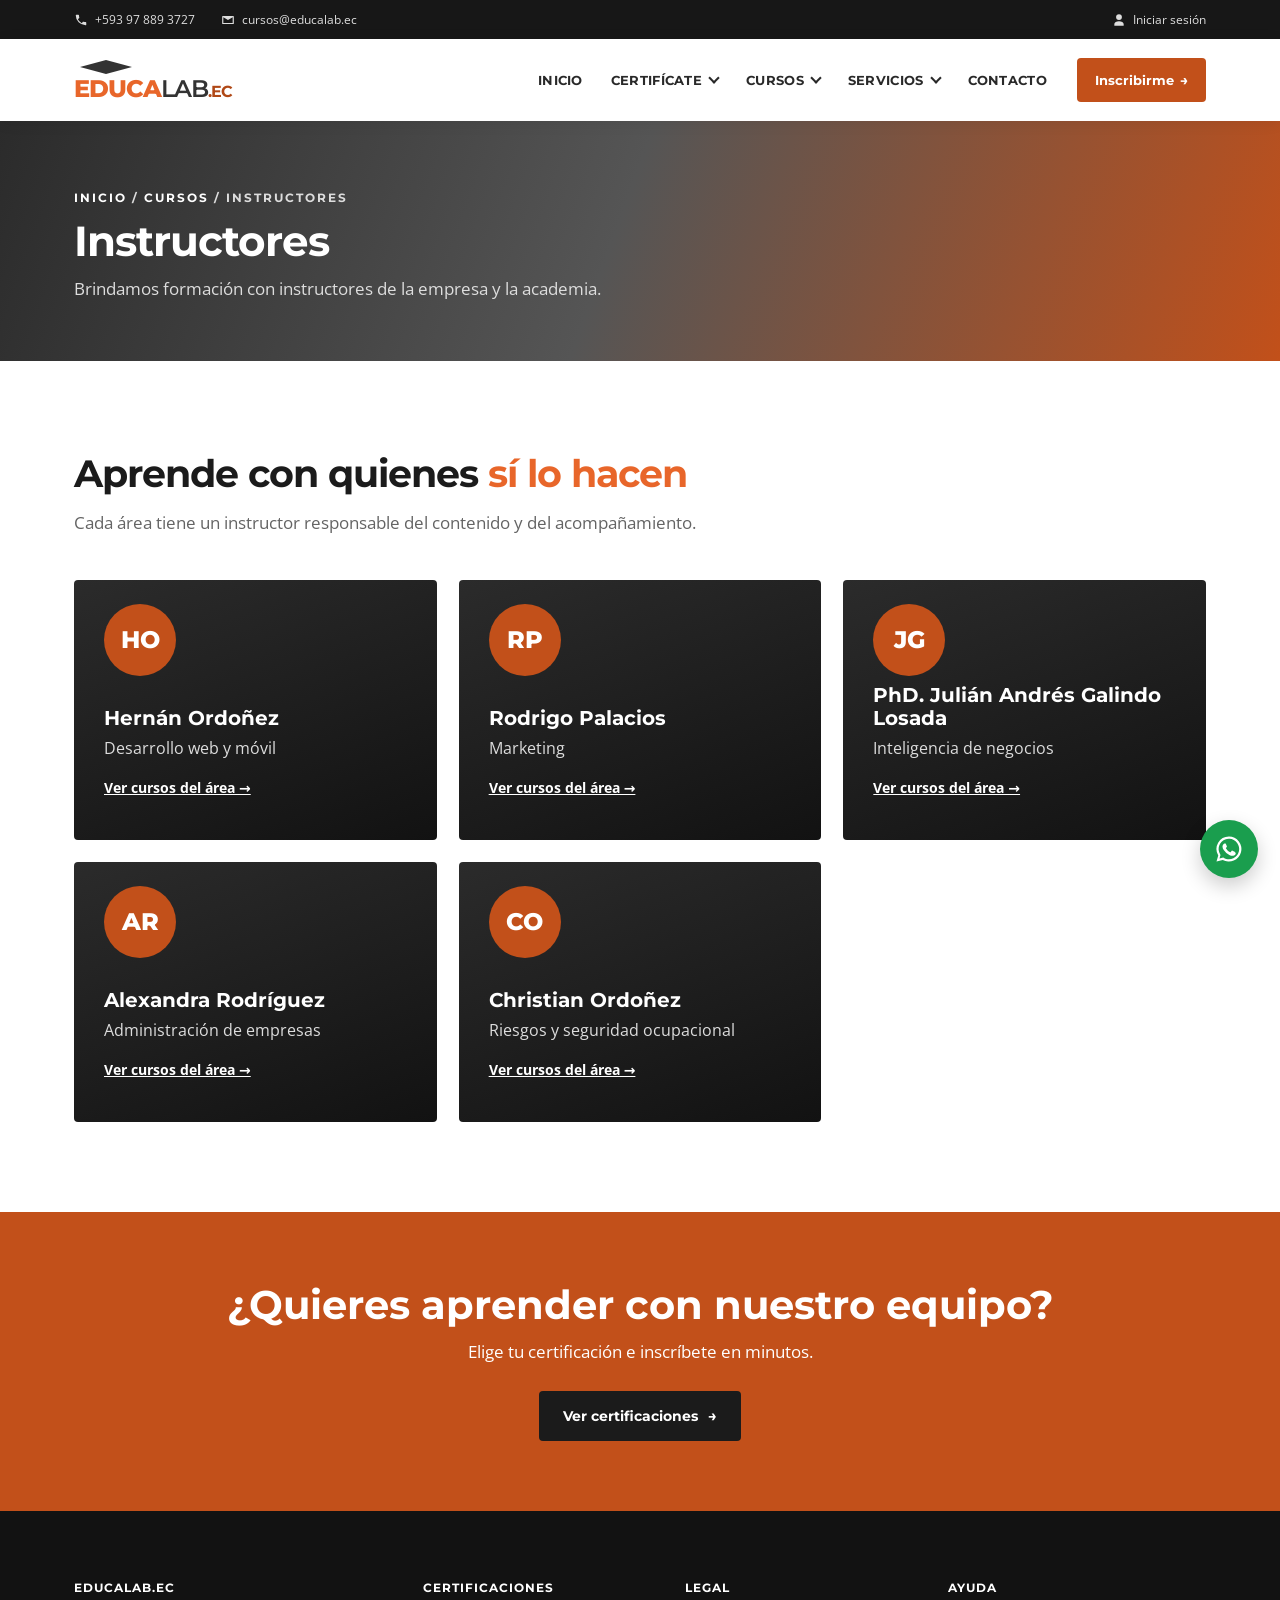
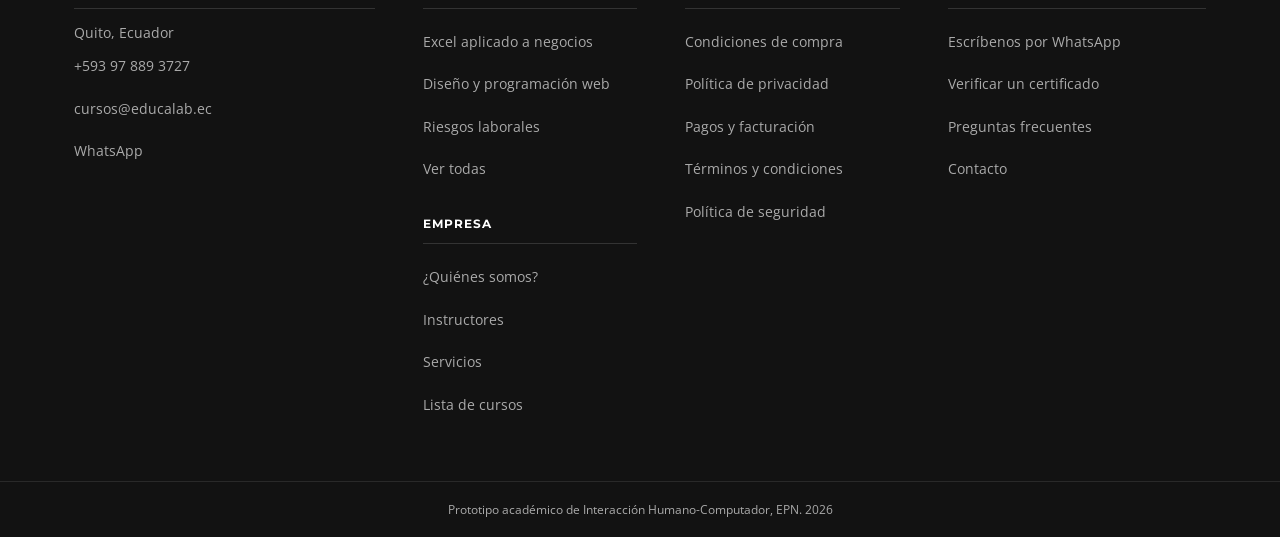
<file: instructores.html>
<!DOCTYPE html>
<html lang="es">
<head>
<meta charset="utf-8">
<meta name="viewport" content="width=device-width, initial-scale=1">
<title>Instructores | EducaLab.ec</title>
<meta name="description" content="Conoce a los instructores de EducaLab.ec: desarrollo web y móvil, marketing, inteligencia de negocios, administración de empresas y seguridad ocupacional.">
<meta name="theme-color" content="#C2501A">
<!-- TODO: al publicar, cambia og:url y og:image por las URL absolutas de GitHub Pages. -->
<meta property="og:type" content="website">
<meta property="og:locale" content="es_EC">
<meta property="og:site_name" content="EducaLab.ec">
<meta property="og:title" content="Instructores | EducaLab.ec">
<meta property="og:description" content="Aprende con profesionales de la empresa y la academia.">
<meta property="og:url" content="https://educalab.ec/instructores.html">
<meta property="og:image" content="assets/og-image.png">
<meta name="twitter:card" content="summary_large_image">
<link rel="icon" href="data:image/svg+xml,%3Csvg xmlns='http://www.w3.org/2000/svg' viewBox='0 0 32 32'%3E%3Crect width='32' height='32' rx='7' fill='%23C2501A'/%3E%3Ctext x='16' y='22' font-family='Arial' font-weight='700' font-size='15' fill='%23fff' text-anchor='middle'%3EEL%3C/text%3E%3C/svg%3E">
<link rel="preconnect" href="https://fonts.googleapis.com">
<link rel="preconnect" href="https://fonts.gstatic.com" crossorigin>
<link href="https://fonts.googleapis.com/css2?family=Montserrat:wght@600;700;800&family=Open+Sans:ital,wght@0,400;0,600;0,700;1,400&display=swap" rel="stylesheet">
<link rel="stylesheet" href="assets/styles.css">
</head><body>
<a class="skip" href="#main">Saltar al contenido</a>
<aside class="topbar" aria-label="Contacto rápido"><div class="wrap"><div class="left">
  <a href="tel:+593978893727"><svg viewBox="0 0 24 24" aria-hidden="true"><path fill="currentColor" d="M6.6 10.8a15.2 15.2 0 0 0 6.6 6.6l2.2-2.2c.3-.3.7-.4 1-.2 1.1.4 2.3.6 3.6.6.6 0 1 .4 1 1V20c0 .6-.4 1-1 1A17 17 0 0 1 3 4c0-.6.4-1 1-1h3.5c.6 0 1 .4 1 1 0 1.3.2 2.5.6 3.6.1.3 0 .7-.2 1z"/></svg>+593 97 889 3727</a>
  <a href="mailto:cursos@educalab.ec"><svg viewBox="0 0 24 24" aria-hidden="true"><path fill="currentColor" d="M3 5h18c.6 0 1 .4 1 1v12c0 .6-.4 1-1 1H3c-.6 0-1-.4-1-1V6c0-.6.4-1 1-1zm9 7.2L4 7.3V17h16V7.3z"/></svg>cursos@educalab.ec</a>
</div><a href="login.html"><svg viewBox="0 0 24 24" aria-hidden="true"><path fill="currentColor" d="M12 12a5 5 0 1 0 0-10 5 5 0 0 0 0 10zm0 2c-4.4 0-8 2.2-8 5v3h16v-3c0-2.8-3.6-5-8-5z"/></svg>Iniciar sesión</a></div></aside>
<header class="site"><div class="wrap">
  <a class="logo" href="index.html" aria-label="EducaLab.ec, inicio"><svg class="cap" viewBox="0 0 52 14" aria-hidden="true"><path d="M26 0 52 7 26 14 0 7z" fill="#333"/></svg><span class="lt">EDUCA<span>LAB</span><small>.EC</small></span></a>
  <button class="menu-btn" type="button" aria-label="Abrir menú" aria-expanded="false" aria-controls="menu"><span></span><span></span><span></span></button>
  <nav class="main" id="menu" aria-label="Principal"><ul>
    <li><a href="index.html">Inicio</a></li>
    <li class="has-sub"><a href="index.html#certificaciones">Certifícate</a><ul class="sub">
      <li><a href="index.html#certificaciones">Certificaciones</a></li>
      <li><a href="index.html#verificar">Verificar certificado</a></li>
      <li><a href="index.html#preguntas">Preguntas frecuentes</a></li>
    </ul></li>
    <li class="has-sub"><a href="cursos.html">Cursos</a><ul class="sub">
      <li><a href="cursos.html">Lista de cursos</a></li>
      <li><a href="instructores.html" aria-current="page">Instructores</a></li>
    </ul></li>
    <li class="has-sub"><a href="servicios.html">Servicios</a><ul class="sub">
      <li><a href="servicios.html#paginas-web">Diseño de páginas web</a></li>
      <li><a href="servicios.html#aulas-virtuales">Diseño de aulas virtuales</a></li>
      <li><a href="servicios.html#tienda-virtual">Diseño de tu tienda virtual</a></li>
      <li><a href="servicios.html#consultoria-bi">Consultorías BI - Inteligencia de negocios</a></li>
    </ul></li>
    <li><a href="contacto.html">Contacto</a></li>
    <li><a class="btn btn-primary btn-sm arrow" href="index.html#certificaciones">Inscribirme</a></li>
  </ul></nav>
</div></header>

<main id="main" tabindex="-1">
<section class="page-banner"><div class="wrap">
  <p class="crumb"><a href="index.html">Inicio</a> / <a href="cursos.html">Cursos</a> / Instructores</p>
  <h1>Instructores</h1>
  <p>Brindamos formación con instructores de la empresa y la academia.</p>
</div></section>

<!-- Nombres y especialidades tomados de educalab.ec (página «Instructores»). Sin fotos: se usan iniciales. -->
<section class="block"><div class="wrap">
  <div class="sec-head"><h2>Aprende con quienes <em class="hl">sí lo hacen</em></h2><p>Cada área tiene un instructor responsable del contenido y del acompañamiento.</p></div>
  <div class="people">
    <article class="person"><span class="ini" aria-hidden="true">HO</span><h3>Hernán Ordoñez</h3><p>Desarrollo web y móvil</p><a href="cursos.html#desarrollo-web">Ver cursos del área →</a></article>
    <article class="person"><span class="ini" aria-hidden="true">RP</span><h3>Rodrigo Palacios</h3><p>Marketing</p><a href="cursos.html#certificacion">Ver cursos del área →</a></article>
    <article class="person"><span class="ini" aria-hidden="true">JG</span><h3>PhD. Julián Andrés Galindo Losada</h3><p>Inteligencia de negocios</p><a href="cursos.html#data-science">Ver cursos del área →</a></article>
    <article class="person"><span class="ini" aria-hidden="true">AR</span><h3>Alexandra Rodríguez</h3><p>Administración de empresas</p><a href="cursos.html#empresarial">Ver cursos del área →</a></article>
    <article class="person"><span class="ini" aria-hidden="true">CO</span><h3>Christian Ordoñez</h3><p>Riesgos y seguridad ocupacional</p><a href="cursos.html#seguridad">Ver cursos del área →</a></article>
  </div>
</div></section>

<section class="cta"><h2>¿Quieres aprender con nuestro equipo?</h2><p>Elige tu certificación e inscríbete en minutos.</p><a class="btn btn-dark arrow" href="index.html#certificaciones">Ver certificaciones</a></section>
</main>

<footer class="site"><div class="wrap">
  <div><h2 class="fh">EducaLab.ec</h2><ul><li>Quito, Ecuador</li><li><a href="tel:+593978893727">+593 97 889 3727</a></li><li><a href="mailto:cursos@educalab.ec">cursos@educalab.ec</a></li><li><a data-wa href="#">WhatsApp</a></li></ul></div>
  <div><h2 class="fh">Certificaciones</h2><ul><li><a href="inscripcion.html?curso=excel">Excel aplicado a negocios</a></li><li><a href="inscripcion.html?curso=web">Diseño y programación web</a></li><li><a href="inscripcion.html?curso=riesgos">Riesgos laborales</a></li><li><a href="index.html#certificaciones">Ver todas</a></li></ul>
    <h2 class="fh second">Empresa</h2><ul><li><a href="nosotros.html">¿Quiénes somos?</a></li><li><a href="instructores.html">Instructores</a></li><li><a href="servicios.html">Servicios</a></li><li><a href="cursos.html">Lista de cursos</a></li></ul></div>
  <div><h2 class="fh">Legal</h2><ul><li><a href="legal.html#condiciones">Condiciones de compra</a></li><li><a href="legal.html#privacidad">Política de privacidad</a></li><li><a href="legal.html#pagos">Pagos y facturación</a></li><li><a href="legal.html#terminos">Términos y condiciones</a></li><li><a href="legal.html#seguridad">Política de seguridad</a></li></ul></div>
  <div><h2 class="fh">Ayuda</h2><ul><li><a data-wa href="#">Escríbenos por WhatsApp</a></li><li><a href="index.html#verificar">Verificar un certificado</a></li><li><a href="index.html#preguntas">Preguntas frecuentes</a></li><li><a href="contacto.html">Contacto</a></li></ul></div>
</div><p class="copy">Prototipo académico de Interacción Humano-Computador, EPN. <span id="year"></span></p></footer>
<aside class="quick" aria-label="Atajos"><button class="totop" type="button" aria-label="Volver arriba"><svg viewBox="0 0 24 24" aria-hidden="true"><path d="M12 19V5M5 12l7-7 7 7" stroke="currentColor" stroke-width="2.4" fill="none" stroke-linecap="round" stroke-linejoin="round"/></svg></button><a class="fab" data-wa href="#" aria-label="Escribir por WhatsApp"><svg width="30" height="30" viewBox="0 0 24 24" aria-hidden="true"><path fill="#fff" d="M12 2a10 10 0 0 0-8.6 15.1L2 22l5-1.3A10 10 0 1 0 12 2zm0 18.2c-1.5 0-3-.4-4.3-1.2l-.3-.2-3 .8.8-2.9-.2-.3A8.2 8.2 0 1 1 12 20.2zm4.5-6.1c-.2-.1-1.5-.7-1.7-.8-.2-.1-.4-.1-.6.1l-.8 1c-.1.2-.3.2-.5.1a6.7 6.7 0 0 1-3.3-2.9c-.3-.4.2-.4.7-1.4.1-.2 0-.3 0-.4l-.8-1.8c-.2-.5-.4-.4-.6-.4h-.5a1 1 0 0 0-.7.3 2.9 2.9 0 0 0-.9 2.2 5 5 0 0 0 1 2.7 11.6 11.6 0 0 0 4.5 4c1.7.7 2.3.8 3.2.6.5-.1 1.5-.6 1.7-1.2.2-.6.2-1.1.2-1.2-.1-.1-.3-.2-.5-.3z"/></svg></a></aside>
<script src="assets/app.js"></script>
</body></html>
</file>
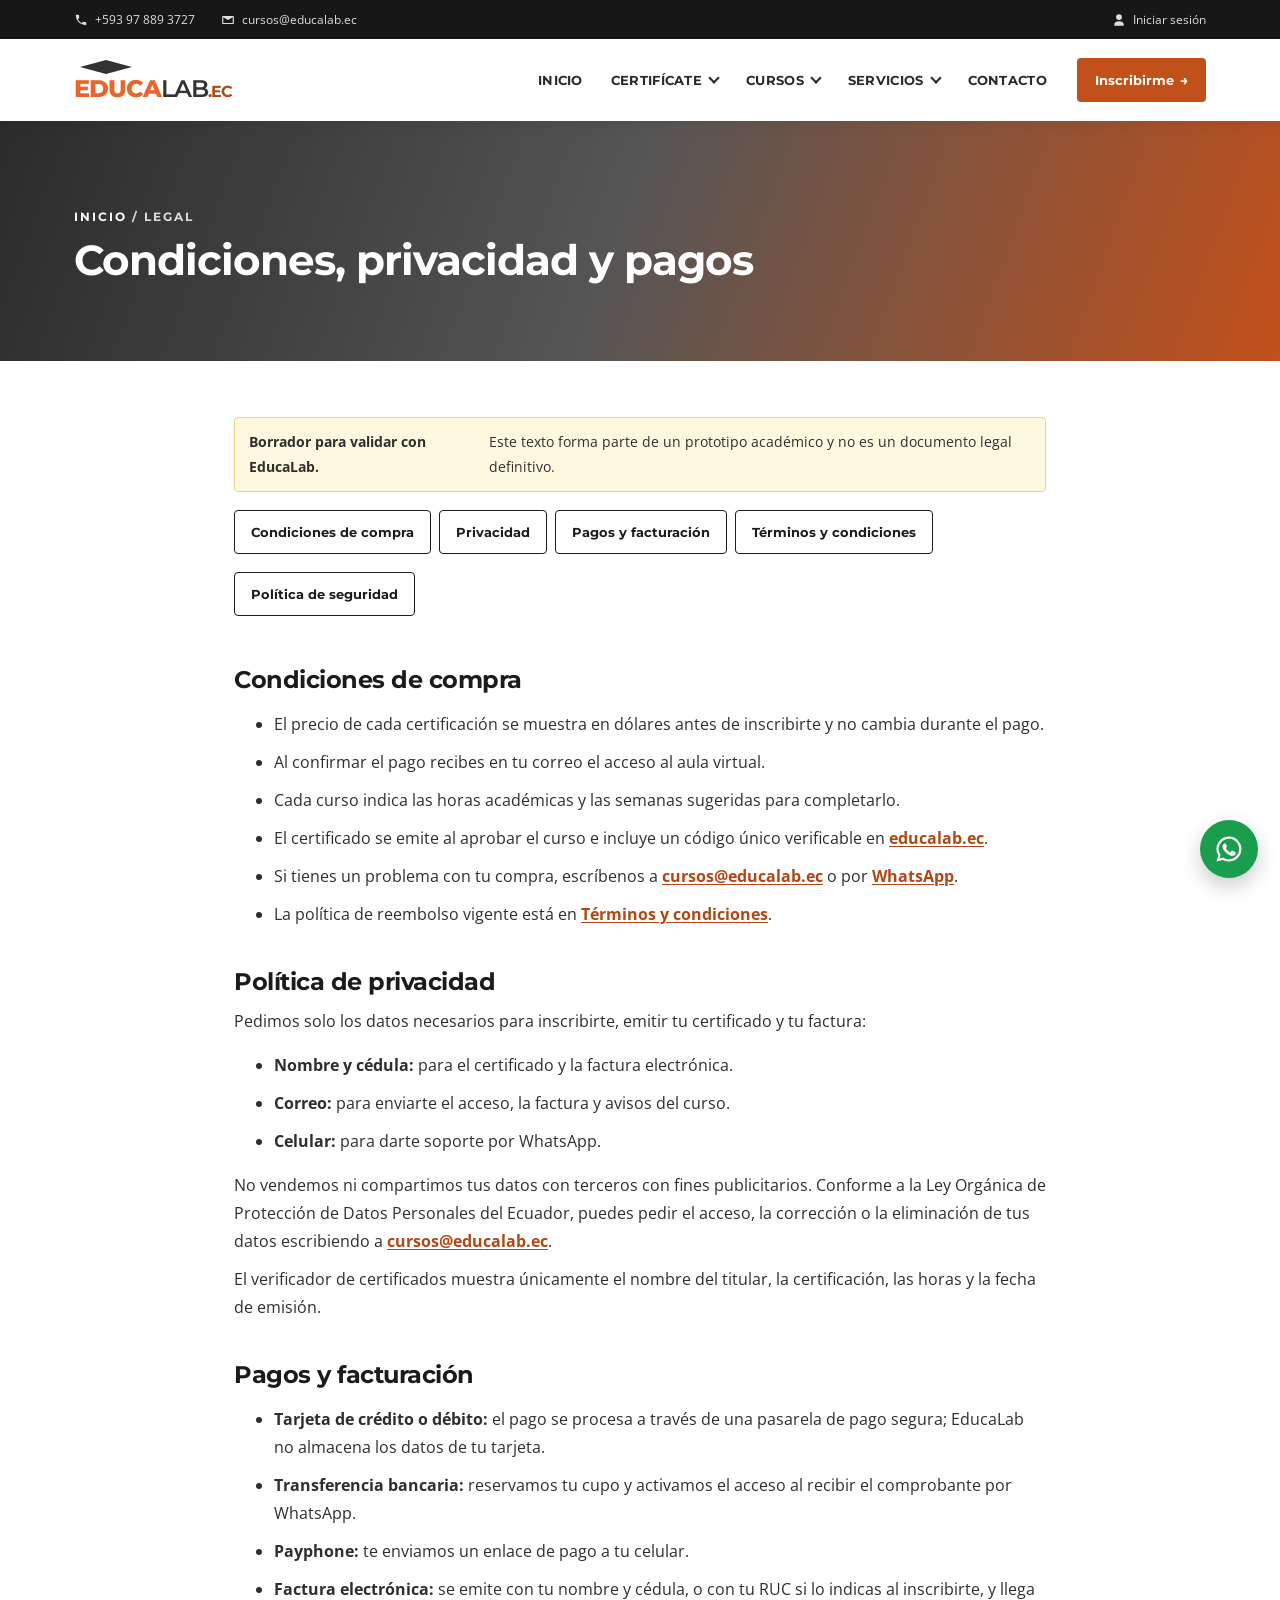
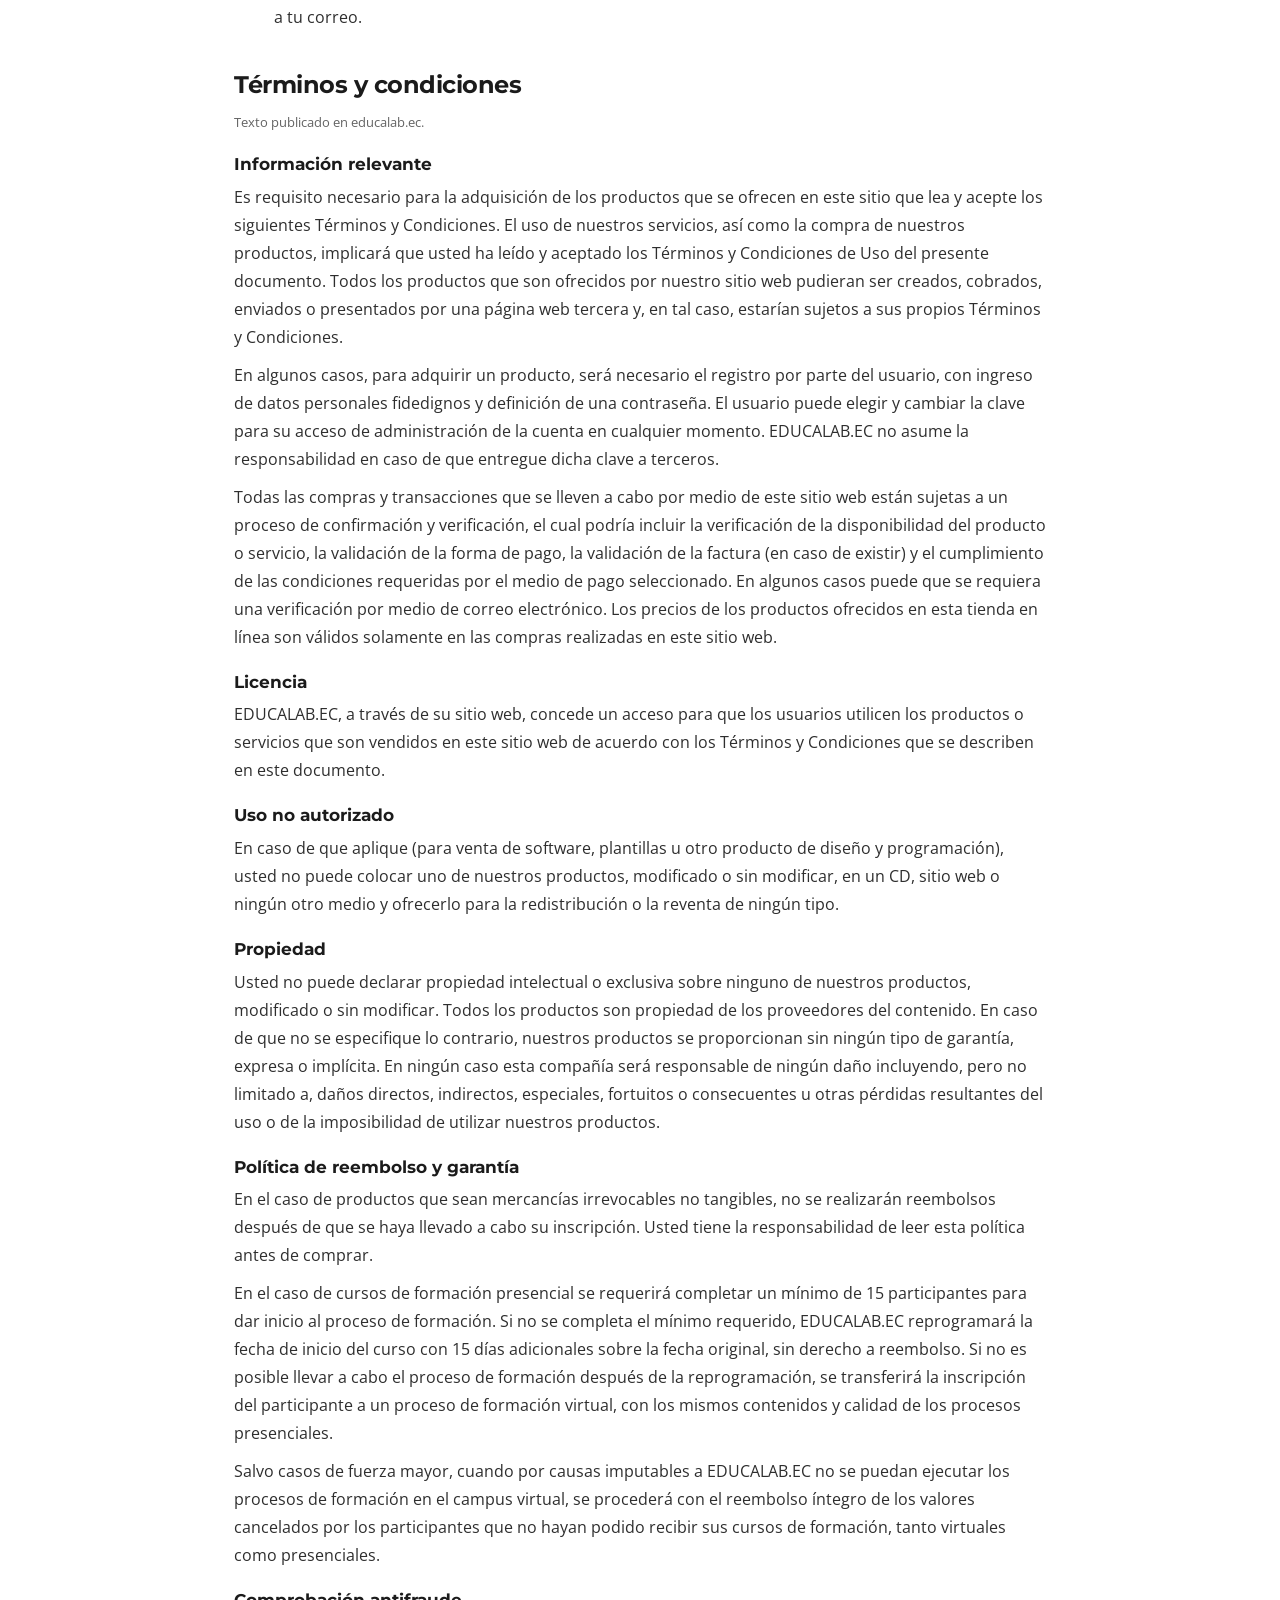
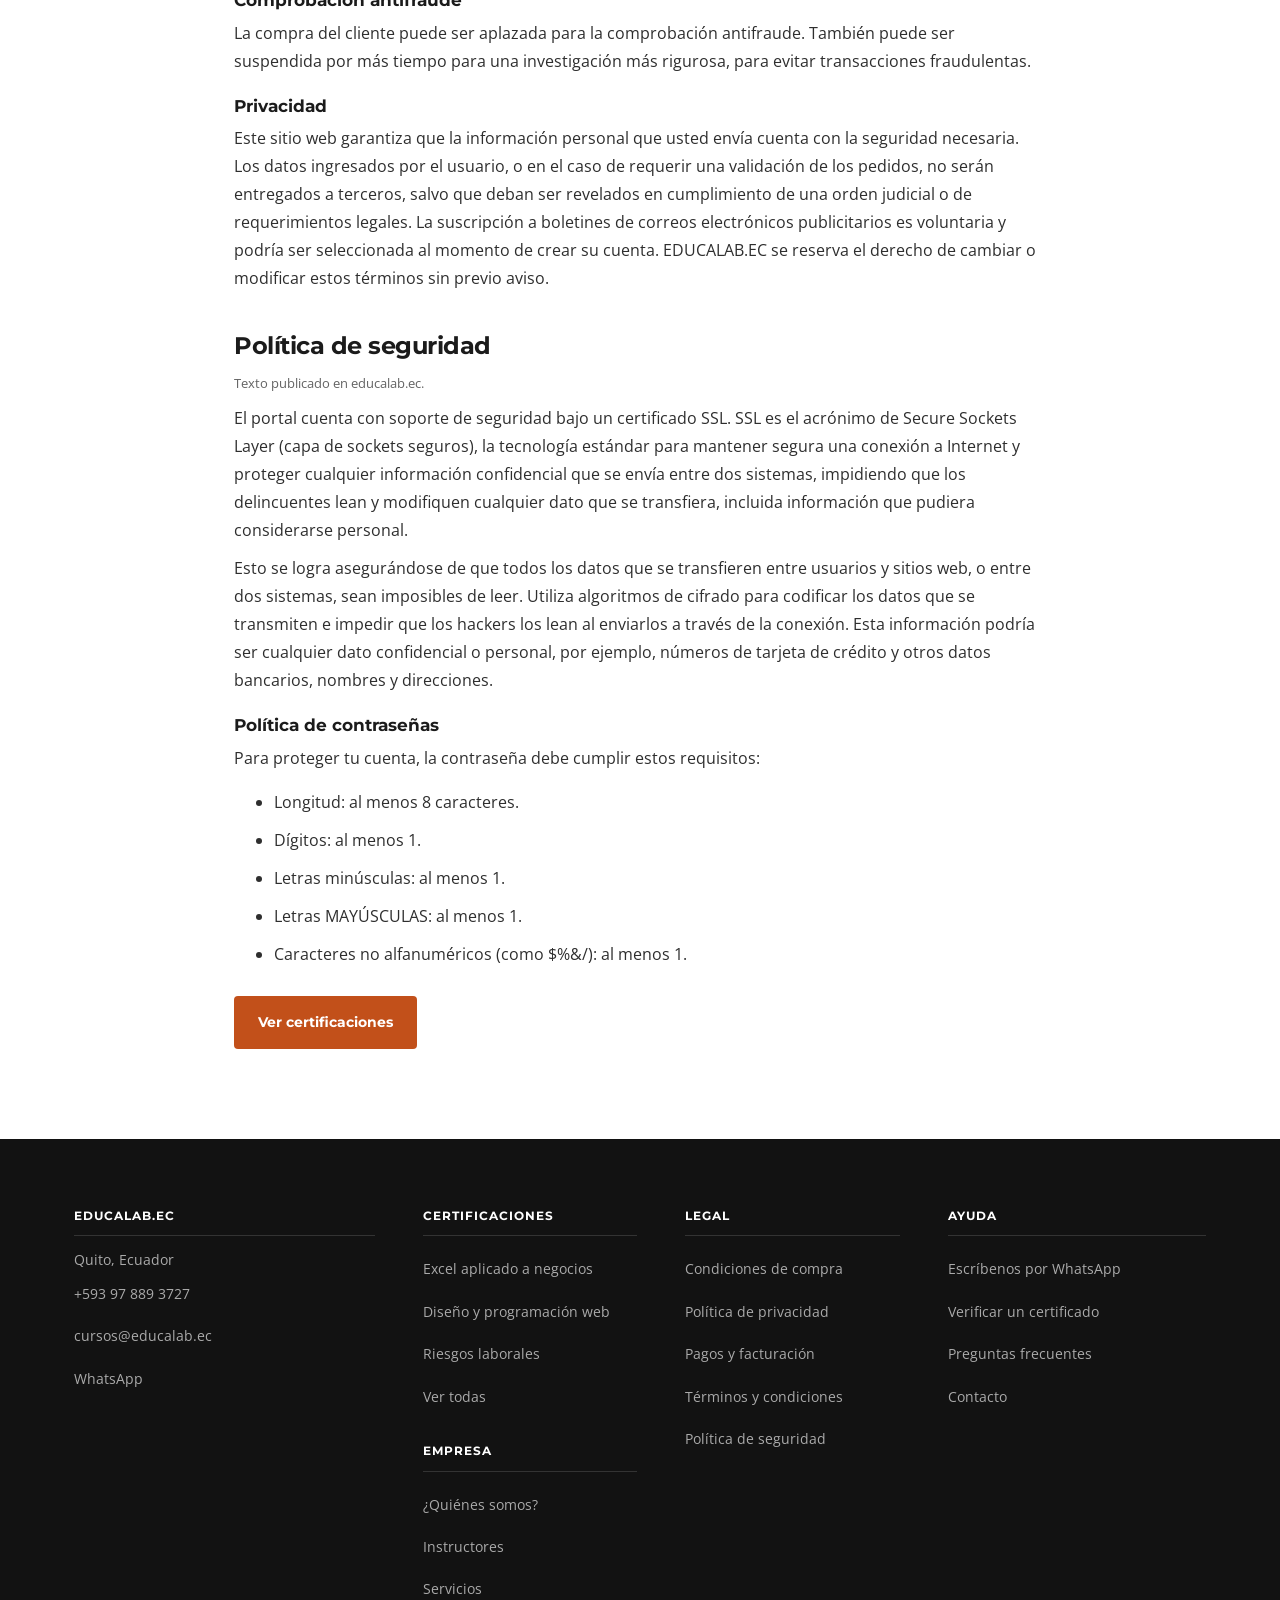
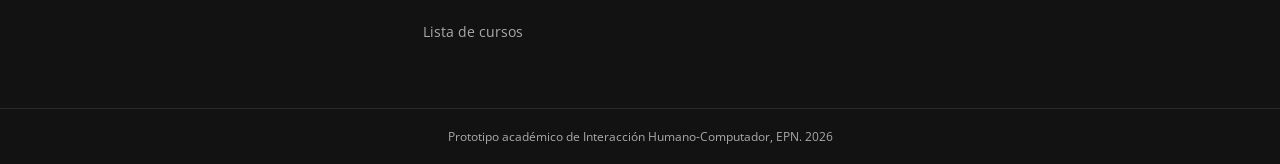
<file: legal.html>
<!DOCTYPE html>
<html lang="es">
<head>
<meta charset="utf-8">
<meta name="viewport" content="width=device-width, initial-scale=1">
<title>Condiciones, privacidad y pagos | EducaLab.ec</title>
<meta name="description" content="Condiciones de compra, política de privacidad, métodos de pago y facturación de las certificaciones de EducaLab.ec.">
<meta name="theme-color" content="#C2501A">
<!-- TODO: al publicar, cambia og:url y og:image por las URL absolutas de GitHub Pages. -->
<meta property="og:type" content="website">
<meta property="og:locale" content="es_EC">
<meta property="og:site_name" content="EducaLab.ec">
<meta property="og:title" content="Condiciones, privacidad y pagos | EducaLab.ec">
<meta property="og:description" content="Cómo compras, cómo pagas y cómo cuidamos tus datos.">
<meta property="og:url" content="https://educalab.ec/legal.html">
<meta property="og:image" content="assets/og-image.png">
<meta name="twitter:card" content="summary_large_image">
<link rel="icon" href="data:image/svg+xml,%3Csvg xmlns='http://www.w3.org/2000/svg' viewBox='0 0 32 32'%3E%3Crect width='32' height='32' rx='7' fill='%23C2501A'/%3E%3Ctext x='16' y='22' font-family='Arial' font-weight='700' font-size='15' fill='%23fff' text-anchor='middle'%3EEL%3C/text%3E%3C/svg%3E">
<link rel="preconnect" href="https://fonts.googleapis.com">
<link rel="preconnect" href="https://fonts.gstatic.com" crossorigin>
<link href="https://fonts.googleapis.com/css2?family=Montserrat:wght@600;700;800&family=Open+Sans:ital,wght@0,400;0,600;0,700;1,400&display=swap" rel="stylesheet">
<link rel="stylesheet" href="assets/styles.css">
</head><body>
<a class="skip" href="#main">Saltar al contenido</a>
<aside class="topbar" aria-label="Contacto rápido"><div class="wrap"><div class="left">
  <a href="tel:+593978893727"><svg viewBox="0 0 24 24" aria-hidden="true"><path fill="currentColor" d="M6.6 10.8a15.2 15.2 0 0 0 6.6 6.6l2.2-2.2c.3-.3.7-.4 1-.2 1.1.4 2.3.6 3.6.6.6 0 1 .4 1 1V20c0 .6-.4 1-1 1A17 17 0 0 1 3 4c0-.6.4-1 1-1h3.5c.6 0 1 .4 1 1 0 1.3.2 2.5.6 3.6.1.3 0 .7-.2 1z"/></svg>+593 97 889 3727</a>
  <a href="mailto:cursos@educalab.ec"><svg viewBox="0 0 24 24" aria-hidden="true"><path fill="currentColor" d="M3 5h18c.6 0 1 .4 1 1v12c0 .6-.4 1-1 1H3c-.6 0-1-.4-1-1V6c0-.6.4-1 1-1zm9 7.2L4 7.3V17h16V7.3z"/></svg>cursos@educalab.ec</a>
</div><a href="login.html"><svg viewBox="0 0 24 24" aria-hidden="true"><path fill="currentColor" d="M12 12a5 5 0 1 0 0-10 5 5 0 0 0 0 10zm0 2c-4.4 0-8 2.2-8 5v3h16v-3c0-2.8-3.6-5-8-5z"/></svg>Iniciar sesión</a></div></aside>
<header class="site"><div class="wrap">
  <a class="logo" href="index.html" aria-label="EducaLab.ec, inicio"><svg class="cap" viewBox="0 0 52 14" aria-hidden="true"><path d="M26 0 52 7 26 14 0 7z" fill="#333"/></svg><span class="lt">EDUCA<span>LAB</span><small>.EC</small></span></a>
  <button class="menu-btn" type="button" aria-label="Abrir menú" aria-expanded="false" aria-controls="menu"><span></span><span></span><span></span></button>
  <nav class="main" id="menu" aria-label="Principal"><ul>
    <li><a href="index.html">Inicio</a></li>
    <li class="has-sub"><a href="index.html#certificaciones">Certifícate</a><ul class="sub">
      <li><a href="index.html#certificaciones">Certificaciones</a></li>
      <li><a href="index.html#verificar">Verificar certificado</a></li>
      <li><a href="index.html#preguntas">Preguntas frecuentes</a></li>
    </ul></li>
    <li class="has-sub"><a href="cursos.html">Cursos</a><ul class="sub">
      <li><a href="cursos.html">Lista de cursos</a></li>
      <li><a href="instructores.html">Instructores</a></li>
    </ul></li>
    <li class="has-sub"><a href="servicios.html">Servicios</a><ul class="sub">
      <li><a href="servicios.html#paginas-web">Diseño de páginas web</a></li>
      <li><a href="servicios.html#aulas-virtuales">Diseño de aulas virtuales</a></li>
      <li><a href="servicios.html#tienda-virtual">Diseño de tu tienda virtual</a></li>
      <li><a href="servicios.html#consultoria-bi">Consultorías BI - Inteligencia de negocios</a></li>
    </ul></li>
    <li><a href="contacto.html">Contacto</a></li>
    <li><a class="btn btn-primary btn-sm arrow" href="index.html#certificaciones">Inscribirme</a></li>
  </ul></nav>
</div></header>

<main id="main" tabindex="-1">
<section class="page-banner"><div class="wrap">
  <p class="crumb"><a href="index.html">Inicio</a> / Legal</p>
  <h1>Condiciones, privacidad y pagos</h1>
</div></section>
<div class="wrap page legal">
  <p class="simulated" role="note"><strong>Borrador para validar con EducaLab.</strong> Este texto forma parte de un prototipo académico y no es un documento legal definitivo.</p>
  <ul class="toc"><li><a class="btn btn-outline btn-sm" href="#condiciones">Condiciones de compra</a></li><li><a class="btn btn-outline btn-sm" href="#privacidad">Privacidad</a></li><li><a class="btn btn-outline btn-sm" href="#pagos">Pagos y facturación</a></li><li><a class="btn btn-outline btn-sm" href="#terminos">Términos y condiciones</a></li><li><a class="btn btn-outline btn-sm" href="#seguridad">Política de seguridad</a></li></ul>

  <h2 id="condiciones">Condiciones de compra</h2>
  <ul>
    <li>El precio de cada certificación se muestra en dólares antes de inscribirte y no cambia durante el pago.</li>
    <li>Al confirmar el pago recibes en tu correo el acceso al aula virtual.</li>
    <li>Cada curso indica las horas académicas y las semanas sugeridas para completarlo.</li>
    <li>El certificado se emite al aprobar el curso e incluye un código único verificable en <a class="link" href="index.html#verificar">educalab.ec</a>.</li>
    <li>Si tienes un problema con tu compra, escríbenos a <a class="link" href="mailto:cursos@educalab.ec">cursos@educalab.ec</a> o por <a class="link" data-wa href="#">WhatsApp</a>.</li>
    <li>La política de reembolso vigente está en <a class="link" href="#terminos">Términos y condiciones</a>.</li>
  </ul>
  <!-- TODO: confirmar con EducaLab si la política de reembolso de educalab.ec sigue vigente -->

  <h2 id="privacidad">Política de privacidad</h2>
  <p>Pedimos solo los datos necesarios para inscribirte, emitir tu certificado y tu factura:</p>
  <ul>
    <li><strong>Nombre y cédula:</strong> para el certificado y la factura electrónica.</li>
    <li><strong>Correo:</strong> para enviarte el acceso, la factura y avisos del curso.</li>
    <li><strong>Celular:</strong> para darte soporte por WhatsApp.</li>
  </ul>
  <p>No vendemos ni compartimos tus datos con terceros con fines publicitarios. Conforme a la Ley Orgánica de Protección de Datos Personales del Ecuador, puedes pedir el acceso, la corrección o la eliminación de tus datos escribiendo a <a class="link" href="mailto:cursos@educalab.ec">cursos@educalab.ec</a>.</p>
  <p>El verificador de certificados muestra únicamente el nombre del titular, la certificación, las horas y la fecha de emisión.</p>

  <h2 id="pagos">Pagos y facturación</h2>
  <ul>
    <li><strong>Tarjeta de crédito o débito:</strong> el pago se procesa a través de una pasarela de pago segura; EducaLab no almacena los datos de tu tarjeta.</li>
    <li><strong>Transferencia bancaria:</strong> reservamos tu cupo y activamos el acceso al recibir el comprobante por WhatsApp.</li>
    <li><strong>Payphone:</strong> te enviamos un enlace de pago a tu celular.</li>
    <li><strong>Factura electrónica:</strong> se emite con tu nombre y cédula, o con tu RUC si lo indicas al inscribirte, y llega a tu correo.</li>
  </ul>
  <!-- Textos tomados de educalab.ec (páginas «Condiciones» y «Política de seguridad»), con correcciones de ortografía y redacción mínimas. -->
  <h2 id="terminos">Términos y condiciones</h2>
  <p class="source">Texto publicado en educalab.ec.</p>
  <h3>Información relevante</h3>
  <p>Es requisito necesario para la adquisición de los productos que se ofrecen en este sitio que lea y acepte los siguientes Términos y Condiciones. El uso de nuestros servicios, así como la compra de nuestros productos, implicará que usted ha leído y aceptado los Términos y Condiciones de Uso del presente documento. Todos los productos que son ofrecidos por nuestro sitio web pudieran ser creados, cobrados, enviados o presentados por una página web tercera y, en tal caso, estarían sujetos a sus propios Términos y Condiciones.</p>
  <p>En algunos casos, para adquirir un producto, será necesario el registro por parte del usuario, con ingreso de datos personales fidedignos y definición de una contraseña. El usuario puede elegir y cambiar la clave para su acceso de administración de la cuenta en cualquier momento. EDUCALAB.EC no asume la responsabilidad en caso de que entregue dicha clave a terceros.</p>
  <p>Todas las compras y transacciones que se lleven a cabo por medio de este sitio web están sujetas a un proceso de confirmación y verificación, el cual podría incluir la verificación de la disponibilidad del producto o servicio, la validación de la forma de pago, la validación de la factura (en caso de existir) y el cumplimiento de las condiciones requeridas por el medio de pago seleccionado. En algunos casos puede que se requiera una verificación por medio de correo electrónico. Los precios de los productos ofrecidos en esta tienda en línea son válidos solamente en las compras realizadas en este sitio web.</p>
  <h3>Licencia</h3>
  <p>EDUCALAB.EC, a través de su sitio web, concede un acceso para que los usuarios utilicen los productos o servicios que son vendidos en este sitio web de acuerdo con los Términos y Condiciones que se describen en este documento.</p>
  <h3>Uso no autorizado</h3>
  <p>En caso de que aplique (para venta de software, plantillas u otro producto de diseño y programación), usted no puede colocar uno de nuestros productos, modificado o sin modificar, en un CD, sitio web o ningún otro medio y ofrecerlo para la redistribución o la reventa de ningún tipo.</p>
  <h3>Propiedad</h3>
  <p>Usted no puede declarar propiedad intelectual o exclusiva sobre ninguno de nuestros productos, modificado o sin modificar. Todos los productos son propiedad de los proveedores del contenido. En caso de que no se especifique lo contrario, nuestros productos se proporcionan sin ningún tipo de garantía, expresa o implícita. En ningún caso esta compañía será responsable de ningún daño incluyendo, pero no limitado a, daños directos, indirectos, especiales, fortuitos o consecuentes u otras pérdidas resultantes del uso o de la imposibilidad de utilizar nuestros productos.</p>
  <h3>Política de reembolso y garantía</h3>
  <p>En el caso de productos que sean mercancías irrevocables no tangibles, no se realizarán reembolsos después de que se haya llevado a cabo su inscripción. Usted tiene la responsabilidad de leer esta política antes de comprar.</p>
  <p>En el caso de cursos de formación presencial se requerirá completar un mínimo de 15 participantes para dar inicio al proceso de formación. Si no se completa el mínimo requerido, EDUCALAB.EC reprogramará la fecha de inicio del curso con 15 días adicionales sobre la fecha original, sin derecho a reembolso. Si no es posible llevar a cabo el proceso de formación después de la reprogramación, se transferirá la inscripción del participante a un proceso de formación virtual, con los mismos contenidos y calidad de los procesos presenciales.</p>
  <p>Salvo casos de fuerza mayor, cuando por causas imputables a EDUCALAB.EC no se puedan ejecutar los procesos de formación en el campus virtual, se procederá con el reembolso íntegro de los valores cancelados por los participantes que no hayan podido recibir sus cursos de formación, tanto virtuales como presenciales.</p>
  <h3>Comprobación antifraude</h3>
  <p>La compra del cliente puede ser aplazada para la comprobación antifraude. También puede ser suspendida por más tiempo para una investigación más rigurosa, para evitar transacciones fraudulentas.</p>
  <h3>Privacidad</h3>
  <p>Este sitio web garantiza que la información personal que usted envía cuenta con la seguridad necesaria. Los datos ingresados por el usuario, o en el caso de requerir una validación de los pedidos, no serán entregados a terceros, salvo que deban ser revelados en cumplimiento de una orden judicial o de requerimientos legales. La suscripción a boletines de correos electrónicos publicitarios es voluntaria y podría ser seleccionada al momento de crear su cuenta. EDUCALAB.EC se reserva el derecho de cambiar o modificar estos términos sin previo aviso.</p>

  <h2 id="seguridad">Política de seguridad</h2>
  <p class="source">Texto publicado en educalab.ec.</p>
  <p>El portal cuenta con soporte de seguridad bajo un certificado SSL. SSL es el acrónimo de Secure Sockets Layer (capa de sockets seguros), la tecnología estándar para mantener segura una conexión a Internet y proteger cualquier información confidencial que se envía entre dos sistemas, impidiendo que los delincuentes lean y modifiquen cualquier dato que se transfiera, incluida información que pudiera considerarse personal.</p>
  <p>Esto se logra asegurándose de que todos los datos que se transfieren entre usuarios y sitios web, o entre dos sistemas, sean imposibles de leer. Utiliza algoritmos de cifrado para codificar los datos que se transmiten e impedir que los hackers los lean al enviarlos a través de la conexión. Esta información podría ser cualquier dato confidencial o personal, por ejemplo, números de tarjeta de crédito y otros datos bancarios, nombres y direcciones.</p>
  <h3>Política de contraseñas</h3>
  <p>Para proteger tu cuenta, la contraseña debe cumplir estos requisitos:</p>
  <ul>
    <li>Longitud: al menos 8 caracteres.</li>
    <li>Dígitos: al menos 1.</li>
    <li>Letras minúsculas: al menos 1.</li>
    <li>Letras MAYÚSCULAS: al menos 1.</li>
    <li>Caracteres no alfanuméricos (como $%&amp;/): al menos 1.</li>
  </ul>
  <p style="margin-top:28px"><a class="btn btn-primary" href="index.html#certificaciones">Ver certificaciones</a></p>
</div>
</main>
<footer class="site"><div class="wrap">
  <div><h2 class="fh">EducaLab.ec</h2><ul><li>Quito, Ecuador</li><li><a href="tel:+593978893727">+593 97 889 3727</a></li><li><a href="mailto:cursos@educalab.ec">cursos@educalab.ec</a></li><li><a data-wa href="#">WhatsApp</a></li></ul></div>
  <div><h2 class="fh">Certificaciones</h2><ul><li><a href="inscripcion.html?curso=excel">Excel aplicado a negocios</a></li><li><a href="inscripcion.html?curso=web">Diseño y programación web</a></li><li><a href="inscripcion.html?curso=riesgos">Riesgos laborales</a></li><li><a href="index.html#certificaciones">Ver todas</a></li></ul>
    <h2 class="fh second">Empresa</h2><ul><li><a href="nosotros.html">¿Quiénes somos?</a></li><li><a href="instructores.html">Instructores</a></li><li><a href="servicios.html">Servicios</a></li><li><a href="cursos.html">Lista de cursos</a></li></ul></div>
  <div><h2 class="fh">Legal</h2><ul><li><a href="legal.html#condiciones">Condiciones de compra</a></li><li><a href="legal.html#privacidad">Política de privacidad</a></li><li><a href="legal.html#pagos">Pagos y facturación</a></li><li><a href="legal.html#terminos">Términos y condiciones</a></li><li><a href="legal.html#seguridad">Política de seguridad</a></li></ul></div>
  <div><h2 class="fh">Ayuda</h2><ul><li><a data-wa href="#">Escríbenos por WhatsApp</a></li><li><a href="index.html#verificar">Verificar un certificado</a></li><li><a href="index.html#preguntas">Preguntas frecuentes</a></li><li><a href="contacto.html">Contacto</a></li></ul></div>
</div><p class="copy">Prototipo académico de Interacción Humano-Computador, EPN. <span id="year"></span></p></footer>
<aside class="quick" aria-label="Atajos"><a class="fab" data-wa href="#" aria-label="Escribir por WhatsApp"><svg width="30" height="30" viewBox="0 0 24 24" aria-hidden="true"><path fill="#fff" d="M12 2a10 10 0 0 0-8.6 15.1L2 22l5-1.3A10 10 0 1 0 12 2zm0 18.2c-1.5 0-3-.4-4.3-1.2l-.3-.2-3 .8.8-2.9-.2-.3A8.2 8.2 0 1 1 12 20.2zm4.5-6.1c-.2-.1-1.5-.7-1.7-.8-.2-.1-.4-.1-.6.1l-.8 1c-.1.2-.3.2-.5.1a6.7 6.7 0 0 1-3.3-2.9c-.3-.4.2-.4.7-1.4.1-.2 0-.3 0-.4l-.8-1.8c-.2-.5-.4-.4-.6-.4h-.5a1 1 0 0 0-.7.3 2.9 2.9 0 0 0-.9 2.2 5 5 0 0 0 1 2.7 11.6 11.6 0 0 0 4.5 4c1.7.7 2.3.8 3.2.6.5-.1 1.5-.6 1.7-1.2.2-.6.2-1.1.2-1.2-.1-.1-.3-.2-.5-.3z"/></svg></a></aside>
<script src="assets/app.js"></script>
</body></html>
</file>
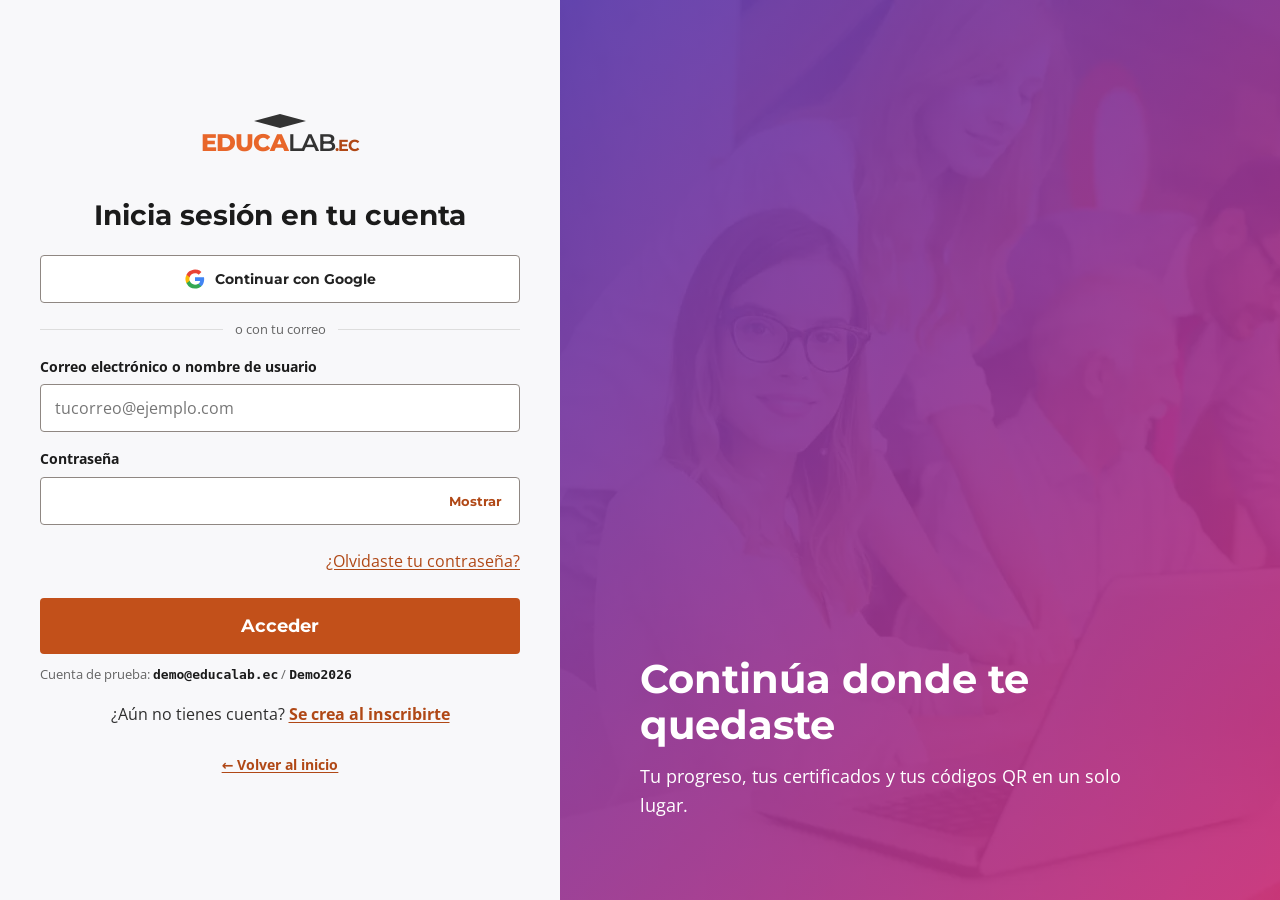
<file: login.html>
<!DOCTYPE html>
<html lang="es">
<head>
<meta charset="utf-8">
<meta name="viewport" content="width=device-width, initial-scale=1">
<title>Iniciar sesión | EducaLab.ec</title>
<meta name="description" content="Accede a tu aula virtual de EducaLab.ec para ver tus cursos, tu progreso y tus certificados con código QR.">
<meta name="theme-color" content="#C2501A">
<!-- TODO: al publicar, cambia og:url y og:image por las URL absolutas de GitHub Pages. -->
<meta property="og:type" content="website">
<meta property="og:locale" content="es_EC">
<meta property="og:site_name" content="EducaLab.ec">
<meta property="og:title" content="Iniciar sesión | EducaLab.ec">
<meta property="og:description" content="Tus cursos, tu progreso y tus certificados en un solo lugar.">
<meta property="og:url" content="https://educalab.ec/login.html">
<meta property="og:image" content="assets/og-image.png">
<meta name="twitter:card" content="summary_large_image">
<link rel="icon" href="data:image/svg+xml,%3Csvg xmlns='http://www.w3.org/2000/svg' viewBox='0 0 32 32'%3E%3Crect width='32' height='32' rx='7' fill='%23C2501A'/%3E%3Ctext x='16' y='22' font-family='Arial' font-weight='700' font-size='15' fill='%23fff' text-anchor='middle'%3EEL%3C/text%3E%3C/svg%3E">
<link rel="preconnect" href="https://fonts.googleapis.com">
<link rel="preconnect" href="https://fonts.gstatic.com" crossorigin>
<link href="https://fonts.googleapis.com/css2?family=Montserrat:wght@600;700;800&family=Open+Sans:ital,wght@0,400;0,600;0,700;1,400&display=swap" rel="stylesheet">
<link rel="stylesheet" href="assets/styles.css">
</head><body>
<main class="auth" id="main">
  <div class="form">
    <a class="logo" href="index.html" aria-label="EducaLab.ec, inicio"><svg class="cap" viewBox="0 0 52 14" aria-hidden="true"><path d="M26 0 52 7 26 14 0 7z" fill="#333"/></svg><span class="lt">EDUCA<span>LAB</span><small>.EC</small></span></a>
    <h1>Inicia sesión en tu cuenta</h1>
    <button class="btn gbtn" id="google-btn" type="button"><svg width="20" height="20" viewBox="0 0 24 24" aria-hidden="true"><path fill="#4285F4" d="M23 12.3c0-.8-.1-1.6-.2-2.3H12v4.4h6.2a5.3 5.3 0 0 1-2.3 3.5v2.9h3.7c2.2-2 3.4-5 3.4-8.5z"/><path fill="#34A853" d="M12 23.5c3.1 0 5.7-1 7.6-2.8l-3.7-2.9c-1 .7-2.3 1.1-3.9 1.1-3 0-5.5-2-6.4-4.7H1.8v3A11.5 11.5 0 0 0 12 23.5z"/><path fill="#FBBC05" d="M5.6 14.2a6.9 6.9 0 0 1 0-4.4v-3H1.8a11.5 11.5 0 0 0 0 10.4z"/><path fill="#EA4335" d="M12 5.1c1.7 0 3.2.6 4.4 1.7l3.3-3.3A11.5 11.5 0 0 0 1.8 6.8l3.8 3C6.5 7.1 9 5.1 12 5.1z"/></svg>Continuar con Google</button>
    <p class="divider">o con tu correo</p>
    <form id="login-form" novalidate>
      <div class="field"><label for="l-user">Correo electrónico o nombre de usuario</label><input class="input" id="l-user" autocomplete="username" placeholder="tucorreo@ejemplo.com" autocapitalize="none" spellcheck="false" required><p class="err"></p></div>
      <div class="field"><label for="l-pass">Contraseña</label>
        <div class="pwd"><input class="input" id="l-pass" type="password" autocomplete="current-password" required><button class="toggle" id="pwd-toggle" type="button" aria-pressed="false" aria-controls="l-pass">Mostrar<span class="sr-only"> contraseña</span></button></div>
        <p class="caps" id="caps" hidden>Bloq Mayús está activado.</p><p class="err"></p></div>
      <p class="right" style="margin-bottom:16px"><button class="linkbtn link" id="forgot" type="button" style="padding:8px 0">¿Olvidaste tu contraseña?</button></p>
      <!-- reCAPTCHA (simulado): solo aparece tras 3 intentos fallidos -->
      <div class="captcha" id="captcha" hidden><p>Por seguridad, después de varios intentos te pedimos esta verificación.</p><label class="check"><input type="checkbox" id="captcha-ok"> No soy un robot</label></div>
      <button class="btn btn-primary" style="width:100%" type="submit">Acceder</button>
      <div class="result" id="login-msg" role="status" aria-live="polite"></div>
      <p class="hint">Cuenta de prueba: <code>demo@educalab.ec</code> / <code>Demo2026</code></p>
    </form>
    <p class="center">¿Aún no tienes cuenta? <a class="link" href="index.html#certificaciones">Se crea al inscribirte</a></p>
    <a class="link back" href="index.html">← Volver al inicio</a>
  </div>
  <div class="brand"><h2>Continúa donde te quedaste</h2><p>Tu progreso, tus certificados y tus códigos QR en un solo lugar.</p></div>
</main>
<script src="assets/app.js"></script>
</body></html>
</file>
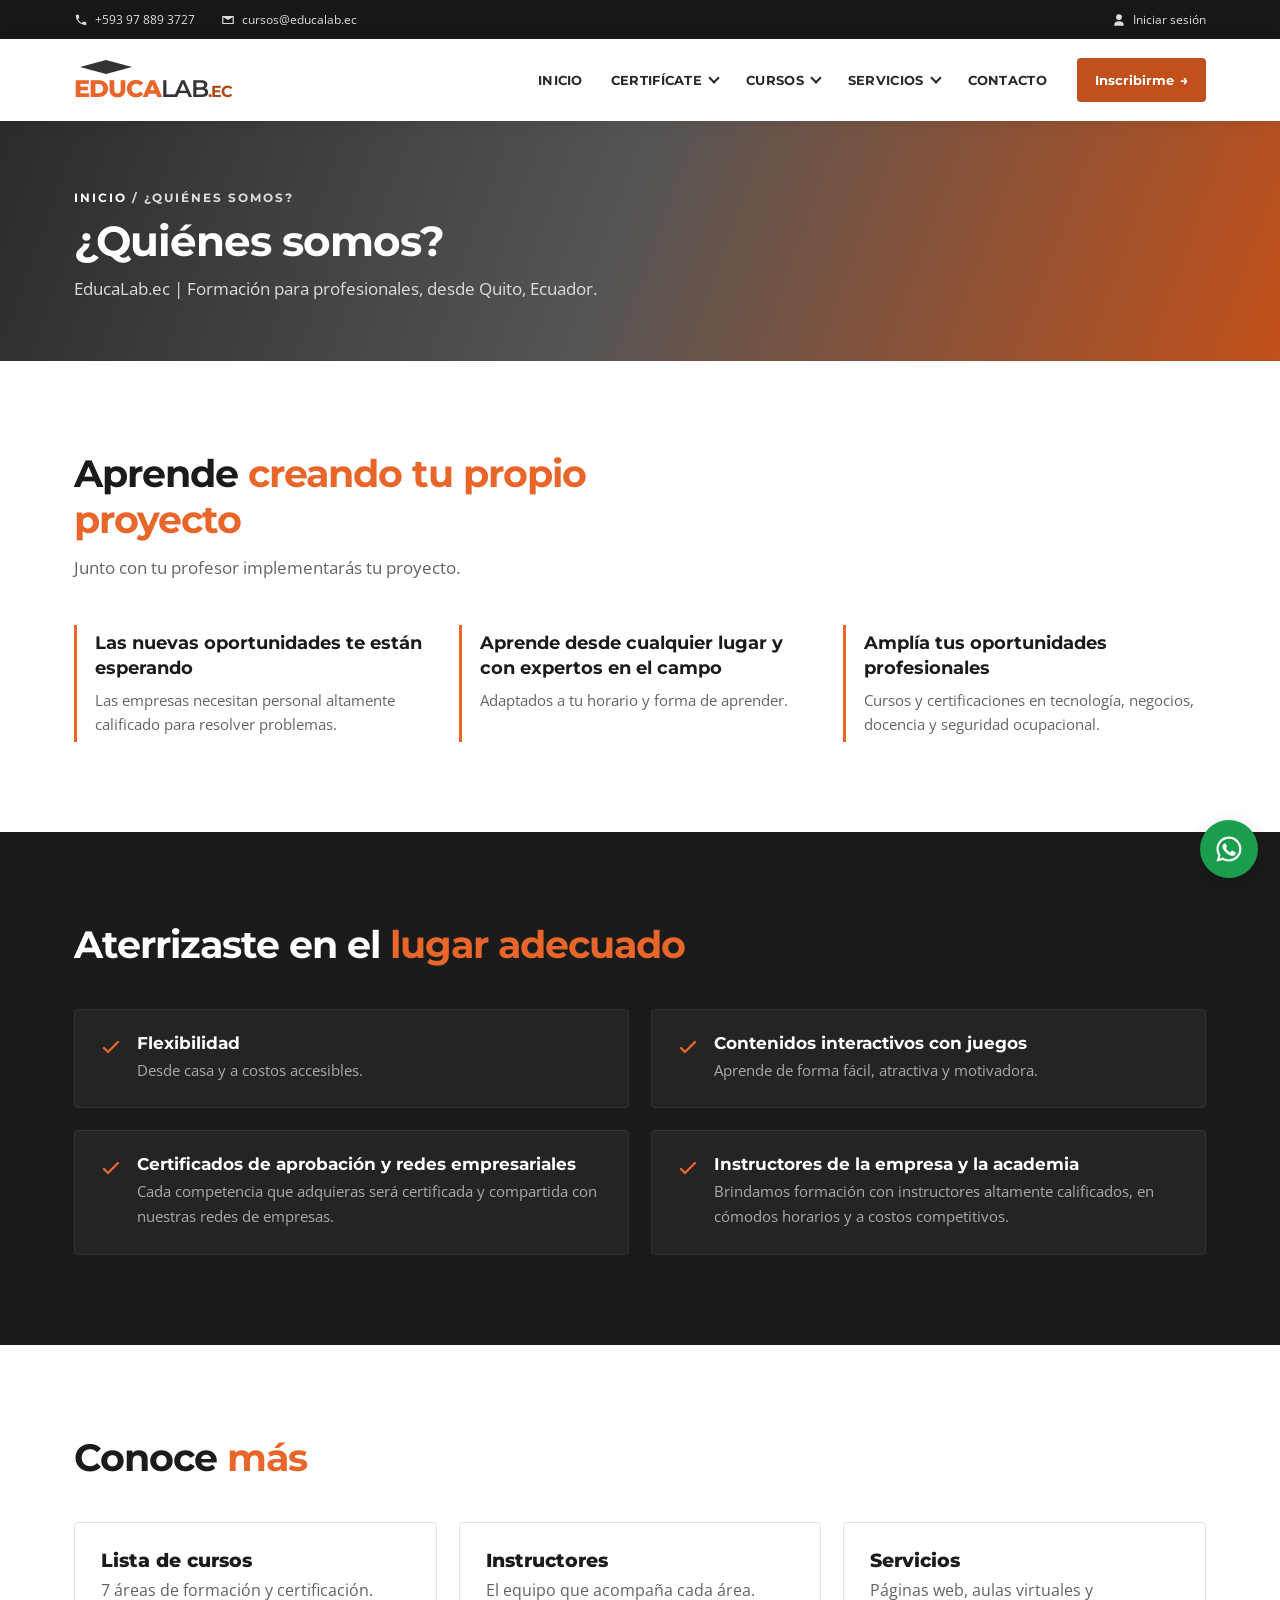
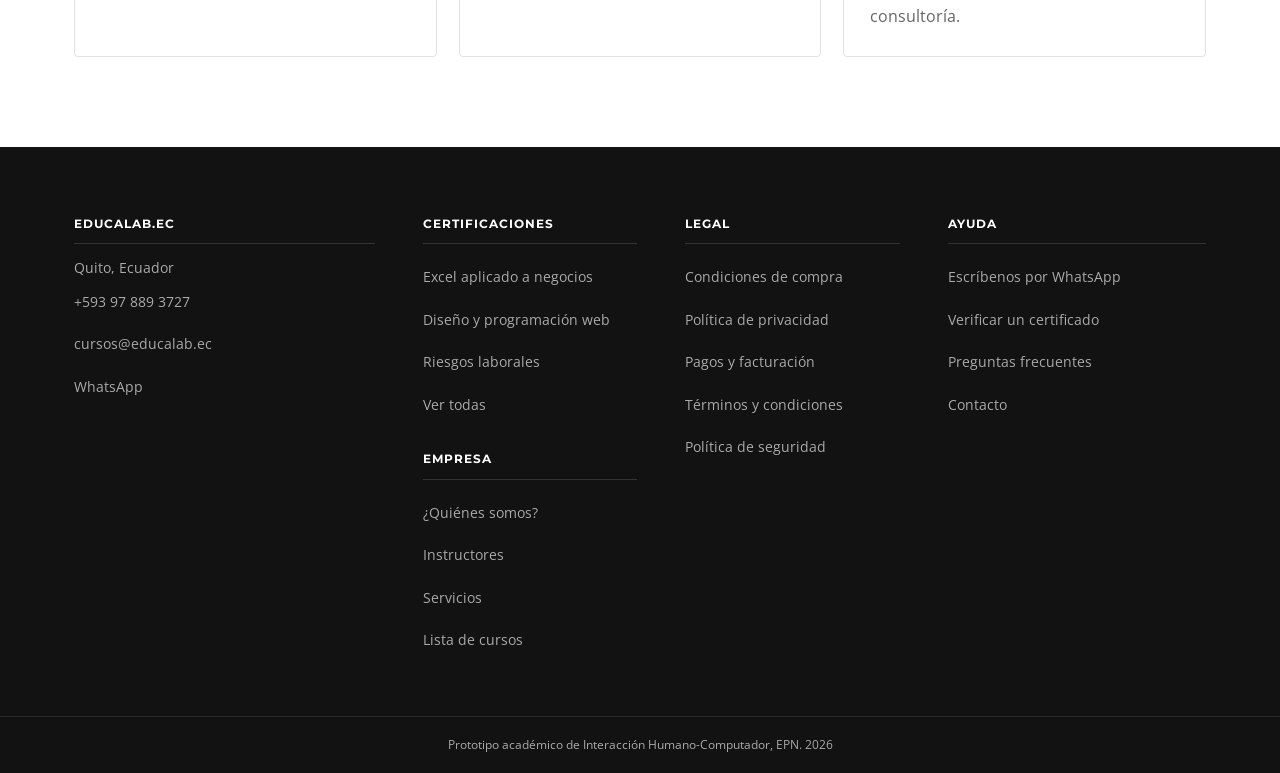
<file: nosotros.html>
<!DOCTYPE html>
<html lang="es">
<head>
<meta charset="utf-8">
<meta name="viewport" content="width=device-width, initial-scale=1">
<title>¿Quiénes somos? | EducaLab.ec</title>
<meta name="description" content="EducaLab.ec es una plataforma de formación online para profesionales en Ecuador: cursos, certificaciones verificables y servicios digitales.">
<meta name="theme-color" content="#C2501A">
<!-- TODO: al publicar, cambia og:url y og:image por las URL absolutas de GitHub Pages. -->
<meta property="og:type" content="website">
<meta property="og:locale" content="es_EC">
<meta property="og:site_name" content="EducaLab.ec">
<meta property="og:title" content="¿Quiénes somos? | EducaLab.ec">
<meta property="og:description" content="Formación para profesionales desde Quito, Ecuador.">
<meta property="og:url" content="https://educalab.ec/nosotros.html">
<meta property="og:image" content="assets/og-image.png">
<meta name="twitter:card" content="summary_large_image">
<link rel="icon" href="data:image/svg+xml,%3Csvg xmlns='http://www.w3.org/2000/svg' viewBox='0 0 32 32'%3E%3Crect width='32' height='32' rx='7' fill='%23C2501A'/%3E%3Ctext x='16' y='22' font-family='Arial' font-weight='700' font-size='15' fill='%23fff' text-anchor='middle'%3EEL%3C/text%3E%3C/svg%3E">
<link rel="preconnect" href="https://fonts.googleapis.com">
<link rel="preconnect" href="https://fonts.gstatic.com" crossorigin>
<link href="https://fonts.googleapis.com/css2?family=Montserrat:wght@600;700;800&family=Open+Sans:ital,wght@0,400;0,600;0,700;1,400&display=swap" rel="stylesheet">
<link rel="stylesheet" href="assets/styles.css">
</head><body>
<a class="skip" href="#main">Saltar al contenido</a>
<aside class="topbar" aria-label="Contacto rápido"><div class="wrap"><div class="left">
  <a href="tel:+593978893727"><svg viewBox="0 0 24 24" aria-hidden="true"><path fill="currentColor" d="M6.6 10.8a15.2 15.2 0 0 0 6.6 6.6l2.2-2.2c.3-.3.7-.4 1-.2 1.1.4 2.3.6 3.6.6.6 0 1 .4 1 1V20c0 .6-.4 1-1 1A17 17 0 0 1 3 4c0-.6.4-1 1-1h3.5c.6 0 1 .4 1 1 0 1.3.2 2.5.6 3.6.1.3 0 .7-.2 1z"/></svg>+593 97 889 3727</a>
  <a href="mailto:cursos@educalab.ec"><svg viewBox="0 0 24 24" aria-hidden="true"><path fill="currentColor" d="M3 5h18c.6 0 1 .4 1 1v12c0 .6-.4 1-1 1H3c-.6 0-1-.4-1-1V6c0-.6.4-1 1-1zm9 7.2L4 7.3V17h16V7.3z"/></svg>cursos@educalab.ec</a>
</div><a href="login.html"><svg viewBox="0 0 24 24" aria-hidden="true"><path fill="currentColor" d="M12 12a5 5 0 1 0 0-10 5 5 0 0 0 0 10zm0 2c-4.4 0-8 2.2-8 5v3h16v-3c0-2.8-3.6-5-8-5z"/></svg>Iniciar sesión</a></div></aside>
<header class="site"><div class="wrap">
  <a class="logo" href="index.html" aria-label="EducaLab.ec, inicio"><svg class="cap" viewBox="0 0 52 14" aria-hidden="true"><path d="M26 0 52 7 26 14 0 7z" fill="#333"/></svg><span class="lt">EDUCA<span>LAB</span><small>.EC</small></span></a>
  <button class="menu-btn" type="button" aria-label="Abrir menú" aria-expanded="false" aria-controls="menu"><span></span><span></span><span></span></button>
  <nav class="main" id="menu" aria-label="Principal"><ul>
    <li><a href="index.html">Inicio</a></li>
    <li class="has-sub"><a href="index.html#certificaciones">Certifícate</a><ul class="sub">
      <li><a href="index.html#certificaciones">Certificaciones</a></li>
      <li><a href="index.html#verificar">Verificar certificado</a></li>
      <li><a href="index.html#preguntas">Preguntas frecuentes</a></li>
    </ul></li>
    <li class="has-sub"><a href="cursos.html">Cursos</a><ul class="sub">
      <li><a href="cursos.html">Lista de cursos</a></li>
      <li><a href="instructores.html">Instructores</a></li>
    </ul></li>
    <li class="has-sub"><a href="servicios.html">Servicios</a><ul class="sub">
      <li><a href="servicios.html#paginas-web">Diseño de páginas web</a></li>
      <li><a href="servicios.html#aulas-virtuales">Diseño de aulas virtuales</a></li>
      <li><a href="servicios.html#tienda-virtual">Diseño de tu tienda virtual</a></li>
      <li><a href="servicios.html#consultoria-bi">Consultorías BI - Inteligencia de negocios</a></li>
    </ul></li>
    <li><a href="contacto.html">Contacto</a></li>
    <li><a class="btn btn-primary btn-sm arrow" href="index.html#certificaciones">Inscribirme</a></li>
  </ul></nav>
</div></header>

<main id="main" tabindex="-1">
<section class="page-banner"><div class="wrap">
  <p class="crumb"><a href="index.html">Inicio</a> / ¿Quiénes somos?</p>
  <h1>¿Quiénes somos?</h1>
  <p>EducaLab.ec | Formación para profesionales, desde Quito, Ecuador.</p>
</div></section>

<!-- La página «¿Quiénes somos?» de educalab.ec devuelve error 500. Este contenido se armó solo con textos que el sitio
     publica en su página de inicio. TODO: validar con EducaLab y completar historia, misión y equipo directivo. -->
<section class="block"><div class="wrap">
  <div class="sec-head"><h2>Aprende <em class="hl">creando tu propio proyecto</em></h2><p>Junto con tu profesor implementarás tu proyecto.</p></div>
  <div class="quotes">
    <p>Las nuevas oportunidades te están esperando<small>Las empresas necesitan personal altamente calificado para resolver problemas.</small></p>
    <p>Aprende desde cualquier lugar y con expertos en el campo<small>Adaptados a tu horario y forma de aprender.</small></p>
    <p>Amplía tus oportunidades profesionales<small>Cursos y certificaciones en tecnología, negocios, docencia y seguridad ocupacional.</small></p>
  </div>
</div></section>

<section class="block dark" aria-labelledby="why-h"><div class="wrap">
  <div class="sec-head"><h2 id="why-h">Aterrizaste en el <em class="hl">lugar adecuado</em></h2></div>
  <ul class="features">
    <li><svg viewBox="0 0 24 24" fill="none" stroke="currentColor" stroke-width="2.4" stroke-linecap="round" stroke-linejoin="round" aria-hidden="true"><path d="m5 12 4 4L19 6"/></svg><div><h3>Flexibilidad</h3><p>Desde casa y a costos accesibles.</p></div></li>
    <li><svg viewBox="0 0 24 24" fill="none" stroke="currentColor" stroke-width="2.4" stroke-linecap="round" stroke-linejoin="round" aria-hidden="true"><path d="m5 12 4 4L19 6"/></svg><div><h3>Contenidos interactivos con juegos</h3><p>Aprende de forma fácil, atractiva y motivadora.</p></div></li>
    <li><svg viewBox="0 0 24 24" fill="none" stroke="currentColor" stroke-width="2.4" stroke-linecap="round" stroke-linejoin="round" aria-hidden="true"><path d="m5 12 4 4L19 6"/></svg><div><h3>Certificados de aprobación y redes empresariales</h3><p>Cada competencia que adquieras será certificada y compartida con nuestras redes de empresas.</p></div></li>
    <li><svg viewBox="0 0 24 24" fill="none" stroke="currentColor" stroke-width="2.4" stroke-linecap="round" stroke-linejoin="round" aria-hidden="true"><path d="m5 12 4 4L19 6"/></svg><div><h3>Instructores de la empresa y la academia</h3><p>Brindamos formación con instructores altamente calificados, en cómodos horarios y a costos competitivos.</p></div></li>
  </ul>
</div></section>

<section class="block" aria-labelledby="more-h"><div class="wrap">
  <div class="sec-head"><h2 id="more-h">Conoce <em class="hl">más</em></h2></div>
  <div class="links3">
    <a href="cursos.html"><b>Lista de cursos</b><span>7 áreas de formación y certificación.</span></a>
    <a href="instructores.html"><b>Instructores</b><span>El equipo que acompaña cada área.</span></a>
    <a href="servicios.html"><b>Servicios</b><span>Páginas web, aulas virtuales y consultoría.</span></a>
  </div>
</div></section>
</main>

<footer class="site"><div class="wrap">
  <div><h2 class="fh">EducaLab.ec</h2><ul><li>Quito, Ecuador</li><li><a href="tel:+593978893727">+593 97 889 3727</a></li><li><a href="mailto:cursos@educalab.ec">cursos@educalab.ec</a></li><li><a data-wa href="#">WhatsApp</a></li></ul></div>
  <div><h2 class="fh">Certificaciones</h2><ul><li><a href="inscripcion.html?curso=excel">Excel aplicado a negocios</a></li><li><a href="inscripcion.html?curso=web">Diseño y programación web</a></li><li><a href="inscripcion.html?curso=riesgos">Riesgos laborales</a></li><li><a href="index.html#certificaciones">Ver todas</a></li></ul>
    <h2 class="fh second">Empresa</h2><ul><li><a href="nosotros.html">¿Quiénes somos?</a></li><li><a href="instructores.html">Instructores</a></li><li><a href="servicios.html">Servicios</a></li><li><a href="cursos.html">Lista de cursos</a></li></ul></div>
  <div><h2 class="fh">Legal</h2><ul><li><a href="legal.html#condiciones">Condiciones de compra</a></li><li><a href="legal.html#privacidad">Política de privacidad</a></li><li><a href="legal.html#pagos">Pagos y facturación</a></li><li><a href="legal.html#terminos">Términos y condiciones</a></li><li><a href="legal.html#seguridad">Política de seguridad</a></li></ul></div>
  <div><h2 class="fh">Ayuda</h2><ul><li><a data-wa href="#">Escríbenos por WhatsApp</a></li><li><a href="index.html#verificar">Verificar un certificado</a></li><li><a href="index.html#preguntas">Preguntas frecuentes</a></li><li><a href="contacto.html">Contacto</a></li></ul></div>
</div><p class="copy">Prototipo académico de Interacción Humano-Computador, EPN. <span id="year"></span></p></footer>
<aside class="quick" aria-label="Atajos"><button class="totop" type="button" aria-label="Volver arriba"><svg viewBox="0 0 24 24" aria-hidden="true"><path d="M12 19V5M5 12l7-7 7 7" stroke="currentColor" stroke-width="2.4" fill="none" stroke-linecap="round" stroke-linejoin="round"/></svg></button><a class="fab" data-wa href="#" aria-label="Escribir por WhatsApp"><svg width="30" height="30" viewBox="0 0 24 24" aria-hidden="true"><path fill="#fff" d="M12 2a10 10 0 0 0-8.6 15.1L2 22l5-1.3A10 10 0 1 0 12 2zm0 18.2c-1.5 0-3-.4-4.3-1.2l-.3-.2-3 .8.8-2.9-.2-.3A8.2 8.2 0 1 1 12 20.2zm4.5-6.1c-.2-.1-1.5-.7-1.7-.8-.2-.1-.4-.1-.6.1l-.8 1c-.1.2-.3.2-.5.1a6.7 6.7 0 0 1-3.3-2.9c-.3-.4.2-.4.7-1.4.1-.2 0-.3 0-.4l-.8-1.8c-.2-.5-.4-.4-.6-.4h-.5a1 1 0 0 0-.7.3 2.9 2.9 0 0 0-.9 2.2 5 5 0 0 0 1 2.7 11.6 11.6 0 0 0 4.5 4c1.7.7 2.3.8 3.2.6.5-.1 1.5-.6 1.7-1.2.2-.6.2-1.1.2-1.2-.1-.1-.3-.2-.5-.3z"/></svg></a></aside>
<script src="assets/app.js"></script>
</body></html>
</file>
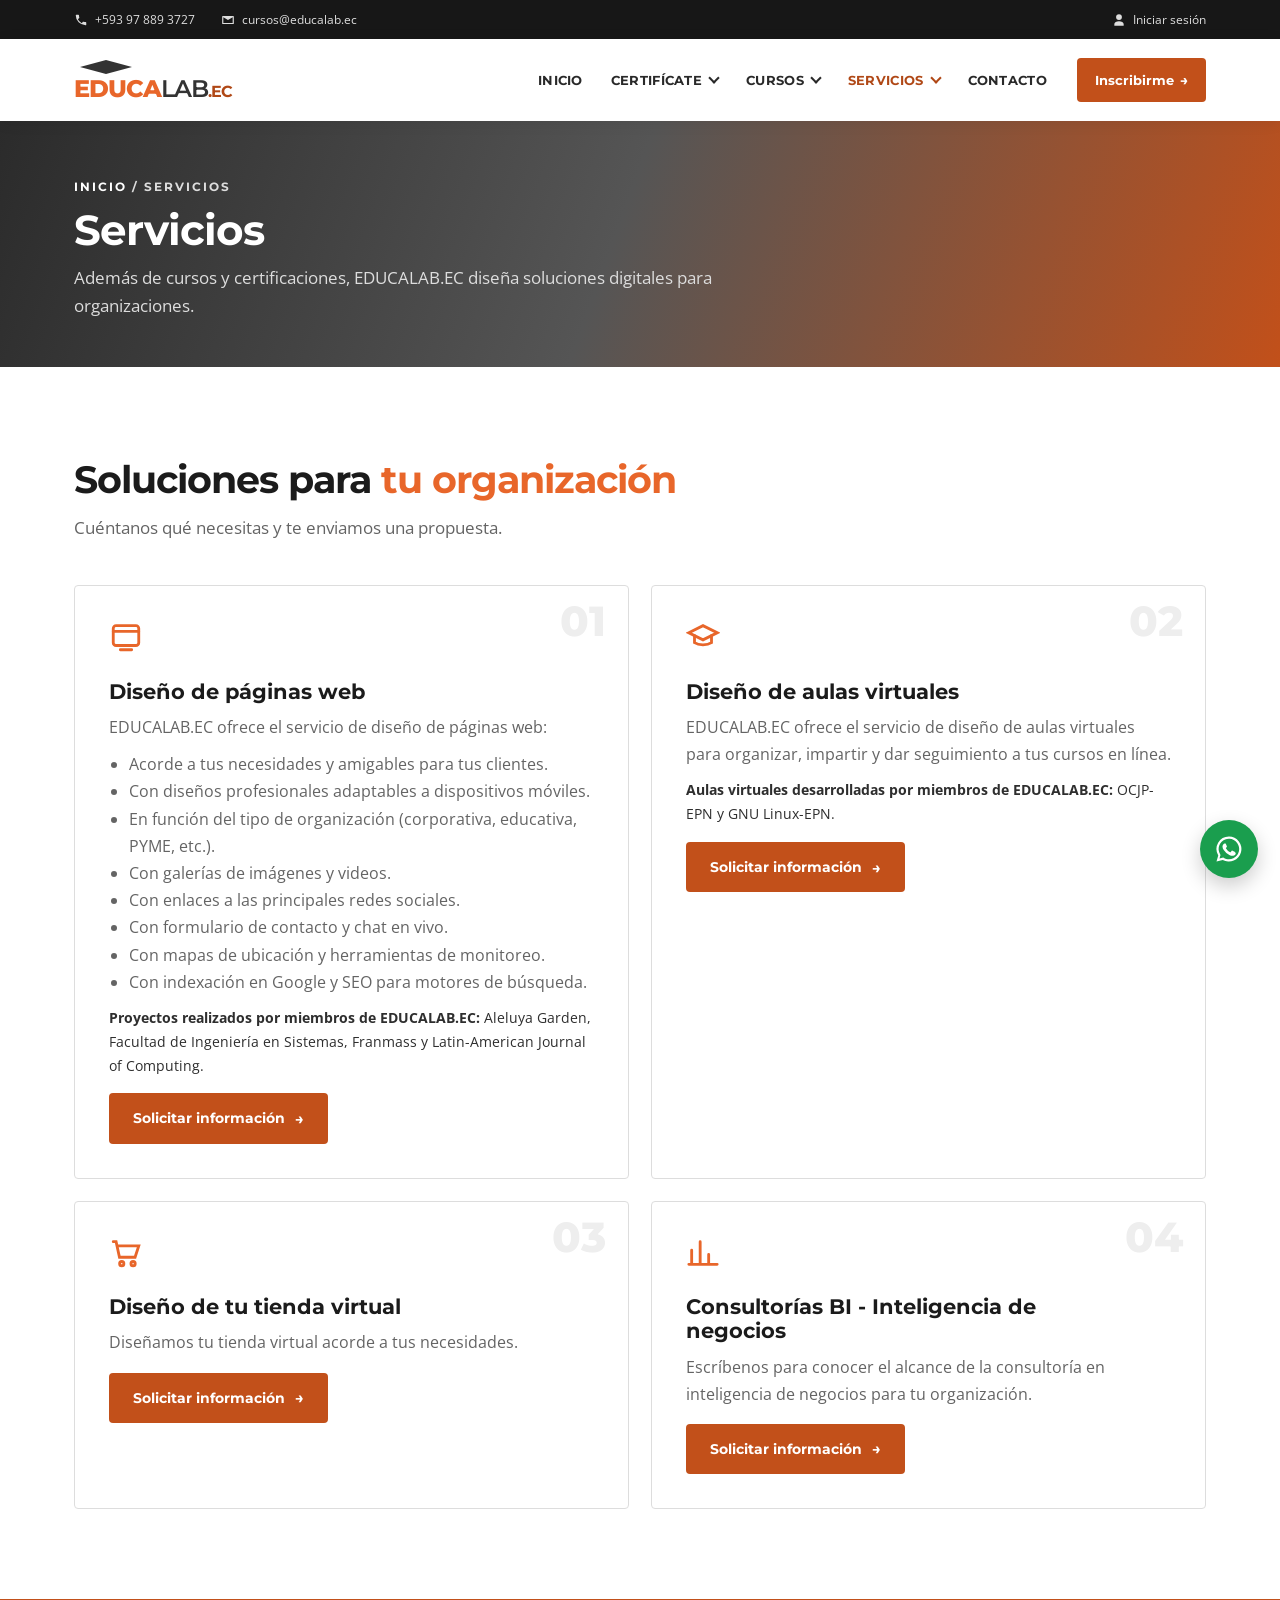
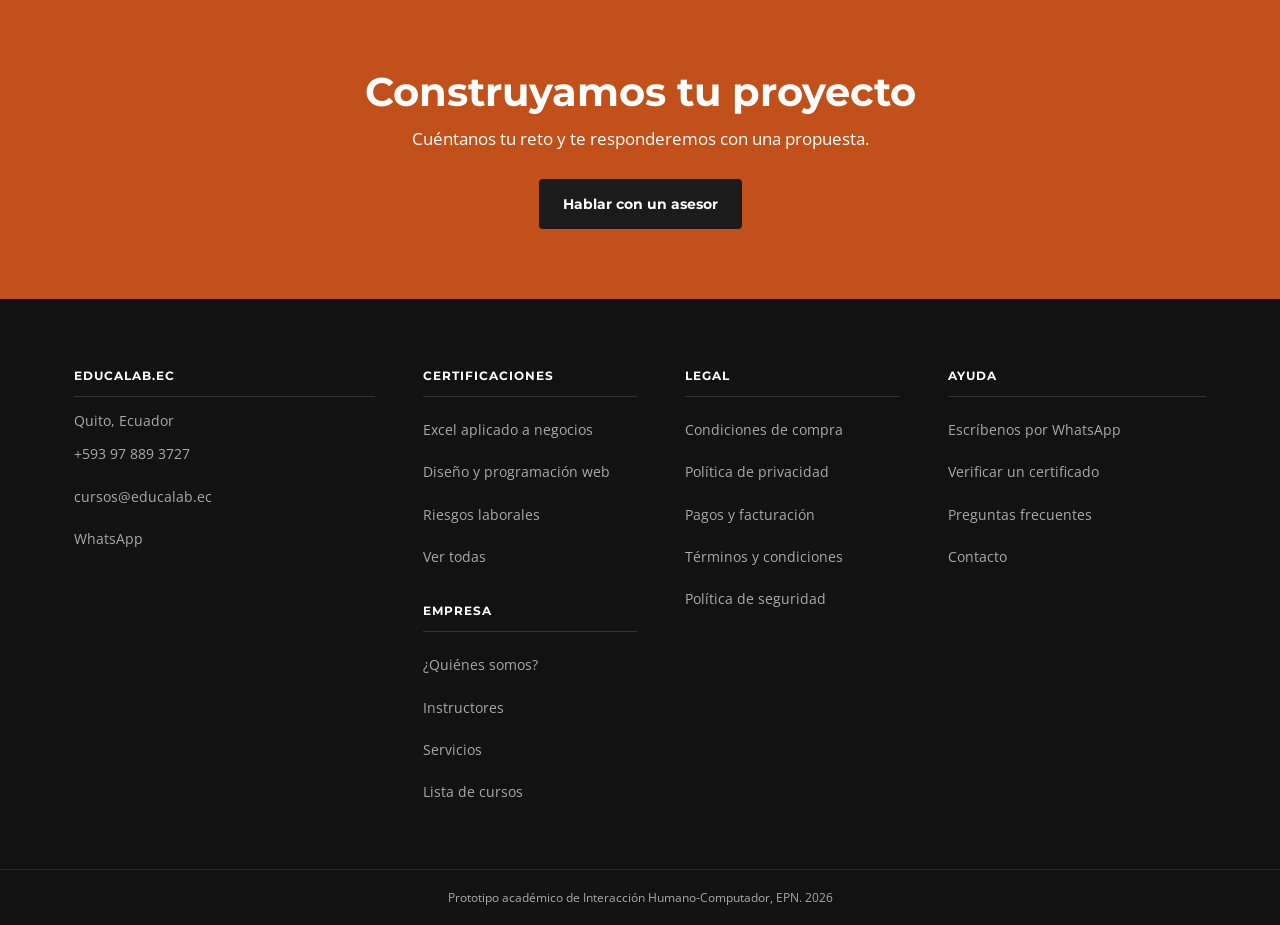
<file: servicios.html>
<!DOCTYPE html>
<html lang="es">
<head>
<meta charset="utf-8">
<meta name="viewport" content="width=device-width, initial-scale=1">
<title>Servicios: páginas web, aulas virtuales y BI | EducaLab.ec</title>
<meta name="description" content="Servicios de EducaLab.ec: diseño de páginas web, diseño de aulas virtuales, tiendas virtuales y consultorías de inteligencia de negocios.">
<meta name="theme-color" content="#C2501A">
<!-- TODO: al publicar, cambia og:url y og:image por las URL absolutas de GitHub Pages. -->
<meta property="og:type" content="website">
<meta property="og:locale" content="es_EC">
<meta property="og:site_name" content="EducaLab.ec">
<meta property="og:title" content="Servicios | EducaLab.ec">
<meta property="og:description" content="Páginas web, aulas virtuales, tiendas virtuales y consultorías BI.">
<meta property="og:url" content="https://educalab.ec/servicios.html">
<meta property="og:image" content="assets/og-image.png">
<meta name="twitter:card" content="summary_large_image">
<link rel="icon" href="data:image/svg+xml,%3Csvg xmlns='http://www.w3.org/2000/svg' viewBox='0 0 32 32'%3E%3Crect width='32' height='32' rx='7' fill='%23C2501A'/%3E%3Ctext x='16' y='22' font-family='Arial' font-weight='700' font-size='15' fill='%23fff' text-anchor='middle'%3EEL%3C/text%3E%3C/svg%3E">
<link rel="preconnect" href="https://fonts.googleapis.com">
<link rel="preconnect" href="https://fonts.gstatic.com" crossorigin>
<link href="https://fonts.googleapis.com/css2?family=Montserrat:wght@600;700;800&family=Open+Sans:ital,wght@0,400;0,600;0,700;1,400&display=swap" rel="stylesheet">
<link rel="stylesheet" href="assets/styles.css">
</head><body>
<a class="skip" href="#main">Saltar al contenido</a>
<aside class="topbar" aria-label="Contacto rápido"><div class="wrap"><div class="left">
  <a href="tel:+593978893727"><svg viewBox="0 0 24 24" aria-hidden="true"><path fill="currentColor" d="M6.6 10.8a15.2 15.2 0 0 0 6.6 6.6l2.2-2.2c.3-.3.7-.4 1-.2 1.1.4 2.3.6 3.6.6.6 0 1 .4 1 1V20c0 .6-.4 1-1 1A17 17 0 0 1 3 4c0-.6.4-1 1-1h3.5c.6 0 1 .4 1 1 0 1.3.2 2.5.6 3.6.1.3 0 .7-.2 1z"/></svg>+593 97 889 3727</a>
  <a href="mailto:cursos@educalab.ec"><svg viewBox="0 0 24 24" aria-hidden="true"><path fill="currentColor" d="M3 5h18c.6 0 1 .4 1 1v12c0 .6-.4 1-1 1H3c-.6 0-1-.4-1-1V6c0-.6.4-1 1-1zm9 7.2L4 7.3V17h16V7.3z"/></svg>cursos@educalab.ec</a>
</div><a href="login.html"><svg viewBox="0 0 24 24" aria-hidden="true"><path fill="currentColor" d="M12 12a5 5 0 1 0 0-10 5 5 0 0 0 0 10zm0 2c-4.4 0-8 2.2-8 5v3h16v-3c0-2.8-3.6-5-8-5z"/></svg>Iniciar sesión</a></div></aside>
<header class="site"><div class="wrap">
  <a class="logo" href="index.html" aria-label="EducaLab.ec, inicio"><svg class="cap" viewBox="0 0 52 14" aria-hidden="true"><path d="M26 0 52 7 26 14 0 7z" fill="#333"/></svg><span class="lt">EDUCA<span>LAB</span><small>.EC</small></span></a>
  <button class="menu-btn" type="button" aria-label="Abrir menú" aria-expanded="false" aria-controls="menu"><span></span><span></span><span></span></button>
  <nav class="main" id="menu" aria-label="Principal"><ul>
    <li><a href="index.html">Inicio</a></li>
    <li class="has-sub"><a href="index.html#certificaciones">Certifícate</a><ul class="sub">
      <li><a href="index.html#certificaciones">Certificaciones</a></li>
      <li><a href="index.html#verificar">Verificar certificado</a></li>
      <li><a href="index.html#preguntas">Preguntas frecuentes</a></li>
    </ul></li>
    <li class="has-sub"><a href="cursos.html">Cursos</a><ul class="sub">
      <li><a href="cursos.html">Lista de cursos</a></li>
      <li><a href="instructores.html">Instructores</a></li>
    </ul></li>
    <li class="has-sub"><a href="servicios.html" aria-current="page">Servicios</a><ul class="sub">
      <li><a href="servicios.html#paginas-web">Diseño de páginas web</a></li>
      <li><a href="servicios.html#aulas-virtuales">Diseño de aulas virtuales</a></li>
      <li><a href="servicios.html#tienda-virtual">Diseño de tu tienda virtual</a></li>
      <li><a href="servicios.html#consultoria-bi">Consultorías BI - Inteligencia de negocios</a></li>
    </ul></li>
    <li><a href="contacto.html">Contacto</a></li>
    <li><a class="btn btn-primary btn-sm arrow" href="index.html#certificaciones">Inscribirme</a></li>
  </ul></nav>
</div></header>

<main id="main" tabindex="-1">
<section class="page-banner"><div class="wrap">
  <p class="crumb"><a href="index.html">Inicio</a> / Servicios</p>
  <h1>Servicios</h1>
  <p>Además de cursos y certificaciones, EDUCALAB.EC diseña soluciones digitales para organizaciones.</p>
</div></section>

<!-- Contenido tomado de las cuatro páginas de servicios de educalab.ec. Las de tienda virtual y BI solo tenían una línea. -->
<section class="block"><div class="wrap">
  <div class="sec-head"><h2>Soluciones para <em class="hl">tu organización</em></h2><p>Cuéntanos qué necesitas y te enviamos una propuesta.</p></div>
  <div class="svc-grid">
    <article class="svc" id="paginas-web">

      <svg viewBox="0 0 24 24" fill="none" stroke="currentColor" stroke-width="2" stroke-linecap="round" aria-hidden="true"><rect x="3" y="4" width="18" height="14" rx="2"/><path d="M3 8h18M8 21h8"/></svg>
      <h3>Diseño de páginas web</h3>
      <p>EDUCALAB.EC ofrece el servicio de diseño de páginas web:</p>
      <ul>
        <li>Acorde a tus necesidades y amigables para tus clientes.</li>
        <li>Con diseños profesionales adaptables a dispositivos móviles.</li>
        <li>En función del tipo de organización (corporativa, educativa, PYME, etc.).</li>
        <li>Con galerías de imágenes y videos.</li>
        <li>Con enlaces a las principales redes sociales.</li>
        <li>Con formulario de contacto y chat en vivo.</li>
        <li>Con mapas de ubicación y herramientas de monitoreo.</li>
        <li>Con indexación en Google y SEO para motores de búsqueda.</li>
      </ul>
      <p class="ex"><strong>Proyectos realizados por miembros de EDUCALAB.EC:</strong> Aleluya Garden, Facultad de Ingeniería en Sistemas, Franmass y Latin-American Journal of Computing.</p>
      <a class="btn btn-primary arrow" data-wa="Hola EducaLab, quiero información sobre el diseño de una página web." href="#">Solicitar información</a>
    </article>
    <article class="svc" id="aulas-virtuales">

      <svg viewBox="0 0 24 24" fill="none" stroke="currentColor" stroke-width="2" stroke-linecap="round" aria-hidden="true"><path d="M2 9l10-5 10 5-10 5z"/><path d="M6 11v5c3 2 9 2 12 0v-5"/></svg>
      <h3>Diseño de aulas virtuales</h3>
      <p>EDUCALAB.EC ofrece el servicio de diseño de aulas virtuales para organizar, impartir y dar seguimiento a tus cursos en línea.</p>
      <p class="ex"><strong>Aulas virtuales desarrolladas por miembros de EDUCALAB.EC:</strong> OCJP-EPN y GNU Linux-EPN.</p>
      <a class="btn btn-primary arrow" data-wa="Hola EducaLab, quiero información sobre el diseño de un aula virtual." href="#">Solicitar información</a>
    </article>
    <article class="svc" id="tienda-virtual">

      <svg viewBox="0 0 24 24" fill="none" stroke="currentColor" stroke-width="2" stroke-linecap="round" aria-hidden="true"><path d="M3 4h2l2.4 11h11L21 7H6.2"/><circle cx="9" cy="19.5" r="1.5"/><circle cx="17" cy="19.5" r="1.5"/></svg>
      <h3>Diseño de tu tienda virtual</h3>
      <!-- TODO: completar con EducaLab el alcance del servicio (plataforma, pagos, tiempos) -->
      <p>Diseñamos tu tienda virtual acorde a tus necesidades.</p>
      <a class="btn btn-primary arrow" data-wa="Hola EducaLab, quiero información sobre el diseño de una tienda virtual." href="#">Solicitar información</a>
    </article>
    <article class="svc" id="consultoria-bi">

      <svg viewBox="0 0 24 24" fill="none" stroke="currentColor" stroke-width="2" stroke-linecap="round" aria-hidden="true"><path d="M4 20V10M10 20V4M16 20v-7M22 20H2"/></svg>
      <h3>Consultorías BI - Inteligencia de negocios</h3>
      <!-- TODO: completar con EducaLab la descripción de la consultoría; el sitio actual no la tiene -->
      <p>Escríbenos para conocer el alcance de la consultoría en inteligencia de negocios para tu organización.</p>
      <a class="btn btn-primary arrow" data-wa="Hola EducaLab, quiero información sobre las consultorías de inteligencia de negocios." href="#">Solicitar información</a>
    </article>
  </div>
</div></section>

<section class="cta"><h2>Construyamos tu proyecto</h2><p>Cuéntanos tu reto y te responderemos con una propuesta.</p><a class="btn btn-dark" data-wa="Hola EducaLab, quiero hablar con un asesor sobre sus servicios." href="#">Hablar con un asesor</a></section>
</main>

<footer class="site"><div class="wrap">
  <div><h2 class="fh">EducaLab.ec</h2><ul><li>Quito, Ecuador</li><li><a href="tel:+593978893727">+593 97 889 3727</a></li><li><a href="mailto:cursos@educalab.ec">cursos@educalab.ec</a></li><li><a data-wa href="#">WhatsApp</a></li></ul></div>
  <div><h2 class="fh">Certificaciones</h2><ul><li><a href="inscripcion.html?curso=excel">Excel aplicado a negocios</a></li><li><a href="inscripcion.html?curso=web">Diseño y programación web</a></li><li><a href="inscripcion.html?curso=riesgos">Riesgos laborales</a></li><li><a href="index.html#certificaciones">Ver todas</a></li></ul>
    <h2 class="fh second">Empresa</h2><ul><li><a href="nosotros.html">¿Quiénes somos?</a></li><li><a href="instructores.html">Instructores</a></li><li><a href="servicios.html">Servicios</a></li><li><a href="cursos.html">Lista de cursos</a></li></ul></div>
  <div><h2 class="fh">Legal</h2><ul><li><a href="legal.html#condiciones">Condiciones de compra</a></li><li><a href="legal.html#privacidad">Política de privacidad</a></li><li><a href="legal.html#pagos">Pagos y facturación</a></li><li><a href="legal.html#terminos">Términos y condiciones</a></li><li><a href="legal.html#seguridad">Política de seguridad</a></li></ul></div>
  <div><h2 class="fh">Ayuda</h2><ul><li><a data-wa href="#">Escríbenos por WhatsApp</a></li><li><a href="index.html#verificar">Verificar un certificado</a></li><li><a href="index.html#preguntas">Preguntas frecuentes</a></li><li><a href="contacto.html">Contacto</a></li></ul></div>
</div><p class="copy">Prototipo académico de Interacción Humano-Computador, EPN. <span id="year"></span></p></footer>
<aside class="quick" aria-label="Atajos"><button class="totop" type="button" aria-label="Volver arriba"><svg viewBox="0 0 24 24" aria-hidden="true"><path d="M12 19V5M5 12l7-7 7 7" stroke="currentColor" stroke-width="2.4" fill="none" stroke-linecap="round" stroke-linejoin="round"/></svg></button><a class="fab" data-wa href="#" aria-label="Escribir por WhatsApp"><svg width="30" height="30" viewBox="0 0 24 24" aria-hidden="true"><path fill="#fff" d="M12 2a10 10 0 0 0-8.6 15.1L2 22l5-1.3A10 10 0 1 0 12 2zm0 18.2c-1.5 0-3-.4-4.3-1.2l-.3-.2-3 .8.8-2.9-.2-.3A8.2 8.2 0 1 1 12 20.2zm4.5-6.1c-.2-.1-1.5-.7-1.7-.8-.2-.1-.4-.1-.6.1l-.8 1c-.1.2-.3.2-.5.1a6.7 6.7 0 0 1-3.3-2.9c-.3-.4.2-.4.7-1.4.1-.2 0-.3 0-.4l-.8-1.8c-.2-.5-.4-.4-.6-.4h-.5a1 1 0 0 0-.7.3 2.9 2.9 0 0 0-.9 2.2 5 5 0 0 0 1 2.7 11.6 11.6 0 0 0 4.5 4c1.7.7 2.3.8 3.2.6.5-.1 1.5-.6 1.7-1.2.2-.6.2-1.1.2-1.2-.1-.1-.3-.2-.5-.3z"/></svg></a></aside>
<script src="assets/app.js"></script>
</body></html>
</file>
<file: assets/styles.css>
/* Estilo visual tomado del diseño de Figma Make (ver referencia/GUIA-VISUAL.md), adaptado a WCAG 2.1 AA. */
:root{
  /* Identidad: #E8662A es el naranja de marca (logo, bordes, íconos, texto grande).
     Con texto blanco solo da 3,3:1, así que botones y texto pequeño usan tonos más oscuros
     del mismo matiz para cumplir WCAG AA (4,5:1). Ver AUDITORIA.md. */
  --or:#E8662A; --or-dk:#C9521B; --or-btn:#C2501A; --or-btn-hover:#A84414; --or-ink:#B04816; --or-light:#FF8C55;
  --or-50:#FFF4ED; --or-100:#FFE3D2;
  --ink:#1B1B1B; --text:#2E2E2E; --muted:#646464; --line:#E7E2DE; --line-2:#E2E2E2; --bg:#FFFFFF; --soft:#F7F6F3; --beige:#F4F3EF;
  --dark:#1B1B1B; --dark-2:#171717; --footer:#121212; --on-dark:#DDDDDD; --on-dark-muted:#AAAAAA;
  --field:#8F8782;
  --ok:#1D7A43; --ok-bg:#EAF8EE; --err:#B42318; --err-bg:#FDECEA;
  --wa:#1FAF57; --wa-btn:#14803F; --wa-fab:#1A9E4E;
  --r:4px; --r-sm:4px; --r-lg:4px;
  --sh-header:0 2px 14px rgba(17,17,17,.07); --sh-card:0 14px 40px rgba(34,34,34,.13); --sh-soft:0 15px 45px rgba(34,34,34,.07);
  --head:'Montserrat',system-ui,sans-serif; --body:'Open Sans',system-ui,sans-serif;
  --wrap:1180px;
}
*{box-sizing:border-box}
html{scroll-behavior:smooth;scroll-padding-top:96px}
@media (prefers-reduced-motion:reduce){html{scroll-behavior:auto}*,*::before,*::after{transition:none!important;animation:none!important}}
body{margin:0;font-family:var(--body);color:var(--text);background:var(--bg);line-height:1.6;font-size:16px;overflow-x:hidden}
h1,h2,h3,h4{font-family:var(--head);color:var(--ink);line-height:1.15;margin:0}
p{margin:0}
a{color:inherit}
img{max-width:100%;display:block}
:focus-visible{outline:3px solid var(--or);outline-offset:3px;border-radius:2px}
.wrap{max-width:var(--wrap);margin:0 auto;padding:0 24px}
.sr-only{position:absolute;width:1px;height:1px;overflow:hidden;clip:rect(0 0 0 0);white-space:nowrap}
.skip{position:absolute;left:12px;top:-60px;z-index:100;background:var(--ink);color:#fff;padding:12px 18px;border-radius:var(--r);font-weight:700;text-decoration:none}
.skip:focus{top:12px}
em.hl{font-style:normal;color:var(--or)}

/* botones */
.btn{display:inline-flex;align-items:center;justify-content:center;gap:10px;font-family:var(--head);font-weight:700;font-size:14px;min-height:48px;
  padding:12px 22px;border-radius:var(--r);border:2px solid transparent;text-decoration:none;cursor:pointer;transition:background .15s,transform .1s}
.btn:active{transform:translateY(1px)}
.btn-primary{background:var(--or-btn);color:#fff}.btn-primary:hover{background:var(--or-btn-hover)}
.btn-outline{background:#fff;color:var(--ink);border:1px solid var(--ink)}.btn-outline:hover{background:var(--soft)}
.btn-wa{background:var(--wa-btn);color:#fff}.btn-wa:hover{background:#0F6B34}
.btn-light{background:#fff;color:var(--or-ink)}.btn-light:hover{background:var(--or-50)}
.btn-dark{background:var(--ink);color:#fff}.btn-dark:hover{background:#000}
.btn-sm{min-height:44px;padding:8px 16px;font-size:13px}
.btn[disabled]{opacity:.6;cursor:progress}
.btn .spin{width:18px;height:18px;border:3px solid rgba(255,255,255,.4);border-top-color:#fff;border-radius:50%;animation:spin .8s linear infinite}
@keyframes spin{to{transform:rotate(360deg)}}
.arrow::after{content:"→";font-size:1.1em;line-height:1}
.link{color:var(--or-ink);font-weight:700;text-decoration:underline;text-underline-offset:2px}.link:hover{color:var(--or-btn-hover)}
.linkbtn{background:none;border:0;padding:0;font:inherit;cursor:pointer}

/* barra superior y header */
.topbar{background:var(--dark-2);color:var(--on-dark);font-size:12px}
.topbar .wrap{display:flex;justify-content:space-between;align-items:center;gap:16px;min-height:38px}
.topbar a{text-decoration:none;display:inline-flex;align-items:center;gap:7px;padding:10px 0;color:var(--on-dark)}.topbar a:hover{color:#fff;text-decoration:underline}
.topbar svg{width:14px;height:14px;flex:none}
.topbar .left{display:flex;gap:26px}
header.site{position:sticky;top:0;z-index:40;background:#fff;box-shadow:var(--sh-header)}
header.site .wrap{display:flex;align-items:center;justify-content:space-between;height:82px}
.logo{display:inline-flex;flex-direction:column;align-items:flex-start;font-family:var(--head);font-size:24px;font-weight:800;text-decoration:none;letter-spacing:-1px;color:var(--or);line-height:1}
.logo .cap{width:52px;height:14px;margin:0 0 3px 6px}
.logo .lt span{color:#333;font-weight:600}.logo small{font-size:.65em;font-weight:700;color:var(--or-ink)}
nav.main>ul{list-style:none;display:flex;gap:28px;align-items:center;margin:0;padding:0}
nav.main a{font-family:var(--head);font-weight:700;font-size:13px;text-decoration:none;color:#292929;text-transform:uppercase;letter-spacing:.3px;display:inline-flex;align-items:center;gap:6px;min-height:44px}
nav.main a.btn{color:#fff;text-transform:none;letter-spacing:0;margin-left:2px}
nav.main a[aria-current="page"],nav.main a:not(.btn):hover{color:var(--or-ink)}
/* submenús: se abren con el mouse y con el teclado (focus-within), sin JavaScript */
nav.main .has-sub{position:relative}
nav.main .has-sub>a::after{content:"";width:6px;height:6px;border-right:2px solid currentColor;border-bottom:2px solid currentColor;transform:translateY(-2px) rotate(45deg);margin-left:2px}
nav.main .sub{list-style:none;margin:0;padding:8px 0;position:absolute;top:100%;left:-16px;min-width:260px;background:#fff;box-shadow:var(--sh-card);border-top:3px solid var(--or);border-radius:0 0 var(--r) var(--r);
  opacity:0;visibility:hidden;transform:translateY(6px);transition:opacity .15s,transform .15s,visibility .15s;z-index:50}
nav.main .has-sub:hover>.sub,nav.main .has-sub:focus-within>.sub{opacity:1;visibility:visible;transform:none}
nav.main .sub a{display:flex;padding:10px 18px;text-transform:none;font-weight:600;font-size:14px;letter-spacing:0;width:100%}
nav.main .sub a:hover{background:var(--soft)}
.menu-btn{display:none;background:none;border:0;padding:10px;cursor:pointer;min-width:44px;min-height:44px}
.menu-btn span{display:block;width:24px;height:3px;background:#222;border-radius:2px;margin:4px 0;transition:transform .2s,opacity .2s}
.menu-btn[aria-expanded="true"] span:nth-child(1){transform:translateY(7px) rotate(45deg)}
.menu-btn[aria-expanded="true"] span:nth-child(2){opacity:0}
.menu-btn[aria-expanded="true"] span:nth-child(3){transform:translateY(-7px) rotate(-45deg)}

/* hero oscuro con foto (como la referencia) */
.hero{background:linear-gradient(90deg,rgba(20,20,20,.94) 0%,rgba(20,20,20,.82) 45%,rgba(20,20,20,.35) 100%),url("img/hero.webp") center/cover no-repeat #141414;color:#fff}
.hero .wrap{display:grid;grid-template-columns:1.15fr .85fr;gap:56px;align-items:center;min-height:590px;padding-top:64px;padding-bottom:64px}
.pill,.eyebrow{display:inline-block;font:700 12px var(--head);letter-spacing:2px;text-transform:uppercase;color:var(--or-ink)}
.hero .pill{color:var(--or-light)}
.hero h1{color:#fff;font-size:clamp(34px,4.6vw,54px);font-weight:800;margin:16px 0 20px;letter-spacing:-1.6px;line-height:1.08}
.hero p.lead{font-size:18px;line-height:1.7;color:var(--on-dark);max-width:36em;margin-bottom:32px}
.ctas{display:flex;gap:12px;flex-wrap:wrap}
.micro{margin-top:16px;font-size:14px;color:var(--on-dark)}
.micro strong{color:#fff}

/* certificado de muestra: marco negro con contorno naranja */
.cert{background:#fff;color:var(--text);padding:30px;box-shadow:0 20px 50px rgba(0,0,0,.35);position:relative;border:9px solid #202020;outline:2px solid var(--or);margin:0}
.cert .kind{text-align:center;font:700 11px var(--head);letter-spacing:3px;color:var(--or-ink)}
.cert .ctitle{text-align:center;font:800 22px/1.2 var(--head);color:var(--ink);margin:10px 0 4px}
.cert .to{text-align:center;color:var(--muted);font-size:13px}
.cert .name{text-align:center;font-family:Georgia,serif;font-style:italic;font-size:28px;color:#333;margin:10px 0;padding-bottom:12px;border-bottom:1px solid #DDD}
.cert .hrs{text-align:center;color:var(--muted);font-size:13px}
.cert .bottom{display:flex;justify-content:space-between;align-items:flex-end;gap:12px;margin-top:22px;font-size:12px;color:var(--muted)}
.cert .bottom b{color:var(--ink);font-size:13px}
.cert .bottom .link{display:inline-block;padding:11px 0;margin:-8px 0}
.cert figcaption{position:absolute;top:-20px;right:18px;background:var(--or-btn);color:#fff;font:700 11px var(--head);letter-spacing:1px;padding:5px 10px;border-radius:var(--r)}
.qr{width:76px;height:76px;flex:none}

/* barra de confianza: columnas centradas con separadores */
.trust{background:#fff;border-bottom:1px solid #E6E6E6}
.trust ul{list-style:none;margin:0 auto;padding:28px 24px;display:grid;grid-template-columns:repeat(4,1fr)}
.trust li{display:flex;flex-direction:column;align-items:center;justify-content:center;text-align:center;gap:8px;font-weight:600;font-size:14px;color:var(--ink);padding:0 12px;border-right:1px solid #DDD}
.trust li:last-child{border-right:0}
.ico{width:26px;height:26px;flex:none}

/* secciones */
section.block{padding:90px 0}
section.soft{background:var(--soft)}
section.dark{background:var(--dark);color:var(--on-dark)}
section.dark h2,section.dark h3{color:#fff}
section.dark .sec-head p{color:var(--on-dark-muted)}
.sec-head{max-width:640px;margin-bottom:42px}
.sec-head h2{font-size:clamp(28px,3.2vw,38px);line-height:1.2;letter-spacing:-1px;margin-bottom:12px}
.sec-head p{color:var(--muted);font-size:17px;line-height:1.7}

/* cómo funciona (sección oscura) */
.how{list-style:none;margin:0;padding:0;display:grid;grid-template-columns:repeat(3,1fr);gap:24px;counter-reset:how}
.how li{counter-increment:how;border:1px solid #333;border-radius:var(--r);padding:28px;background:#242424;position:relative}
.how li::before{content:"0" counter(how);display:block;font:800 40px var(--head);color:var(--or);line-height:1;margin-bottom:16px}
.how h3{font-size:19px;margin-bottom:8px}
.how p{color:var(--on-dark-muted);font-size:15px;line-height:1.7}

/* filtros y catálogo */
.filters{display:flex;gap:8px;flex-wrap:wrap;margin-bottom:12px}
.chip{font:700 13px var(--body);min-height:44px;padding:8px 16px;border-radius:var(--r);border:1px solid var(--field);background:#fff;cursor:pointer;color:#292929}
.chip:hover{border-color:var(--ink)}
.chip[aria-pressed="true"]{background:var(--ink);border-color:var(--ink);color:#fff}
.count{font-size:14px;color:var(--muted);margin-bottom:24px}
.grid{display:grid;grid-template-columns:repeat(3,1fr);gap:24px}
.course{position:relative;display:flex;flex-direction:column;border:1px solid var(--line-2);border-radius:var(--r);overflow:hidden;background:#fff;transition:transform .25s,box-shadow .25s}
.course:hover{transform:translateY(-5px);box-shadow:var(--sh-card)}
.course .cover{height:210px;font-size:0;background-size:cover!important;background-position:center!important}
/* Fotos de portada. app.js pinta un degradado en línea en .cover; !important lo reemplaza por la foto
   sin tocar app.js. Si la foto no carga, queda el degradado. */
.course:has(a[href$="curso=excel"]) .cover{background-image:url("img/cursos/excel.webp")!important}
.course:has(a[href$="curso=web"]) .cover{background-image:url("img/cursos/web.webp")!important}
.course:has(a[href$="curso=movil"]) .cover{background-image:url("img/cursos/movil.webp")!important}
.course:has(a[href$="curso=ia-banca"]) .cover{background-image:url("img/cursos/ia-banca.webp")!important}
.course:has(a[href$="curso=riesgos"]) .cover{background-image:url("img/cursos/riesgos.webp")!important}
.course:has(a[href$="curso=auxilios"]) .cover{background-image:url("img/cursos/auxilios.webp")!important}
.course:has(a[href$="curso=robotica"]) .cover{background-image:url("img/cursos/robotica.webp")!important}
.course:has(a[href$="curso=hse"]) .cover{background-image:url("img/cursos/hse.webp")!important}
.course:has(a[href$="curso=conduccion"]) .cover{background-image:url("img/cursos/conduccion.webp")!important}
.course .body{padding:22px;display:flex;flex-direction:column;gap:12px;flex:1}
.tag{position:absolute;left:14px;top:14px;background:var(--ink);color:#fff;font:700 11px var(--head);letter-spacing:.5px;text-transform:uppercase;padding:6px 10px;border-radius:var(--r)}
.course h3{font-size:19px;line-height:1.4}
.facts{display:flex;gap:8px 20px;flex-wrap:wrap;font-size:13px;color:var(--muted);margin:0;padding:14px 0;list-style:none;border-top:1px solid #EEE;border-bottom:1px solid #EEE}
.facts li{display:inline-flex;align-items:center;gap:6px}
.facts svg{width:16px;height:16px;flex:none;color:var(--or)}
.course .foot{margin-top:auto;display:flex;justify-content:space-between;align-items:center;gap:10px;padding-top:4px}
.price{font:800 24px var(--head);color:var(--or)}
.price small{display:block;font:400 12px var(--body);color:var(--muted)}
.course .ask{font-size:13px;align-self:flex-start;display:inline-block;padding:11px 0;margin:-8px 0}
.empty{padding:30px;text-align:center;color:var(--muted);border:1px dashed var(--line);border-radius:var(--r)}

/* verificador: campo y botón unidos */
.verify{background:var(--soft)}
.verify .wrap{display:grid;grid-template-columns:1fr 1fr;gap:56px;align-items:center}
.verify .sec-head{margin:0}
.vbox{background:#fff;border-radius:var(--r);padding:30px;border:1px solid #E8E5DF;box-shadow:var(--sh-soft)}
.vform{display:flex;gap:0}
.vform .input{border-radius:var(--r) 0 0 var(--r)}
.vform .btn{border-radius:0 var(--r) var(--r) 0;white-space:nowrap}
.input{flex:1;font:16px var(--body);min-height:48px;padding:12px 14px;border:1px solid var(--field);border-radius:var(--r);width:100%;background:#fff;color:var(--ink)}
.input::placeholder{color:#767676}
.input:focus{border-color:var(--or);outline:none;box-shadow:0 0 0 3px var(--or-100)}
select.input{appearance:none;background:#fff url("data:image/svg+xml,%3Csvg xmlns='http://www.w3.org/2000/svg' width='12' height='8'%3E%3Cpath d='M1 1l5 5 5-5' stroke='%23333' stroke-width='2' fill='none'/%3E%3C/svg%3E") no-repeat right 14px center;padding-right:38px}
.result{margin-top:16px;padding:14px 16px;border-radius:var(--r);font-size:14px}
.result:empty{display:none}
.result.ok{background:var(--ok-bg);color:var(--ok)}
.result.bad{background:var(--err-bg);color:var(--err)}
.result.info{background:var(--soft);color:var(--text);border:1px solid var(--line)}
.result dl{display:grid;grid-template-columns:auto 1fr;gap:2px 12px;margin:8px 0 0}
.result dt{font-weight:700}.result dd{margin:0}
.hint{font-size:13px;color:var(--muted);margin-top:10px}
.hint code{font-weight:700;color:var(--ink)}

/* testimonios */
.tgrid{display:grid;grid-template-columns:repeat(3,1fr);gap:22px}
blockquote.t{margin:0;border:1px solid #E8E5DF;border-radius:var(--r);padding:30px;display:flex;flex-direction:column;gap:14px;background:#fff}
blockquote.t>p{line-height:1.8;font-style:italic;color:#4A4A4A}
.t .who{display:flex;gap:13px;align-items:center;order:3}
.av{width:48px;height:48px;border-radius:50%;display:grid;place-items:center;color:#fff;font:800 15px var(--head);flex:none}
.t cite{font-style:normal;font-weight:700;display:block;color:var(--ink)}
.t small{color:var(--muted);font-size:13px}
.t.pending{border-style:dashed;color:var(--muted);background:#FBFAF8}
.t .badge{align-self:flex-start;font:700 11px var(--head);letter-spacing:.5px;text-transform:uppercase;padding:4px 8px;border-radius:var(--r);background:#EEE;color:#4A4A4A}
.t .badge.real{background:var(--ok-bg);color:var(--ok)}

/* faq */
.faq{display:grid;grid-template-columns:1fr 1fr;gap:14px;align-items:start}
.faq details{border:1px solid var(--line-2);border-radius:var(--r);background:#fff}
.faq summary{cursor:pointer;font-weight:600;list-style:none;display:flex;justify-content:space-between;gap:12px;padding:16px 18px;min-height:44px;color:var(--ink)}
.faq summary::-webkit-details-marker{display:none}
.faq summary::after{content:"+";color:var(--or-ink);font:700 20px var(--head);line-height:1}
.faq details[open] summary::after{content:"–"}
.faq details p{padding:0 18px 16px;color:var(--muted);font-size:15px;line-height:1.7}

/* contacto */
.contact .wrap{display:grid;grid-template-columns:.8fr 1.2fr;gap:72px;align-items:start}
.clist{list-style:none;margin:0 0 20px;padding:0;display:grid;gap:22px}
.clist li{display:flex;gap:15px;align-items:center}
.clist .cic{width:28px;height:28px;display:grid;place-items:center;flex:none}
.clist .cic svg{width:24px;height:24px}
.clist b{display:block;font:700 11px var(--head);letter-spacing:1px;text-transform:uppercase;color:var(--muted)}
.clist a{color:var(--ink);font-weight:700;display:inline-block;padding:11px 0;margin:-10px 0;text-decoration:none}
.clist a:hover{color:var(--or-ink);text-decoration:underline}
.req-note{font-size:13px;color:var(--muted);margin-bottom:14px}
.req{color:var(--err);font-weight:700}

/* cta y footer */
.cta{background:var(--or-btn);color:#fff;text-align:center;padding:70px 24px}
.cta h2{color:#fff;font-size:clamp(28px,3.4vw,40px);margin-bottom:10px}.cta p{margin-bottom:26px;font-size:17px}
footer.site{background:var(--footer);color:var(--on-dark-muted);font-size:14px}
footer.site .wrap{display:grid;grid-template-columns:1.4fr 1fr 1fr 1.2fr;gap:48px;padding:70px 24px 55px}
footer.site .fh{color:#fff;font-size:12px;letter-spacing:1px;text-transform:uppercase;border-bottom:1px solid #333;padding-bottom:13px;margin-bottom:12px}
footer.site .fh.second{margin-top:26px}
footer.site ul{list-style:none;margin:0;padding:0}
footer.site li{padding:1px 0}
footer.site a{text-decoration:none;display:inline-block;padding:9px 0;color:var(--on-dark-muted)}footer.site a:hover{color:#fff;text-decoration:underline}
.copy{border-top:1px solid #292929;text-align:center;padding:18px;font-size:12px;color:var(--on-dark-muted)}

/* banner de páginas internas */
.page-banner{background:linear-gradient(110deg,#2B2B2B 0%,#555 48%,var(--or-btn) 100%);color:#fff;min-height:240px;display:flex;align-items:center}
.page-banner .wrap{width:100%;padding-top:48px;padding-bottom:48px}
.page-banner .crumb{font:700 12px var(--head);letter-spacing:2px;text-transform:uppercase;color:var(--on-dark)}
.page-banner .crumb a{color:#fff;text-decoration:none}.page-banner .crumb a:hover{text-decoration:underline}
.page-banner h1{color:#fff;font-size:clamp(30px,4vw,42px);margin-top:12px;letter-spacing:-1px}
.page-banner p{color:var(--on-dark);margin-top:10px;max-width:40em;font-size:17px}

/* botón flotante, volver arriba y barra móvil: lado a lado, nunca se tapan */
.fab{position:fixed;right:22px;bottom:22px;width:58px;height:58px;border-radius:50%;background:var(--wa-fab);display:grid;place-items:center;box-shadow:0 8px 20px rgba(0,0,0,.2);z-index:30}
.fab:hover{background:var(--wa-btn)}
.totop{position:fixed;right:92px;bottom:29px;width:44px;height:44px;border-radius:var(--r);background:var(--or-btn);border:0;color:#fff;display:grid;place-items:center;box-shadow:0 4px 14px rgba(0,0,0,.15);z-index:30;cursor:pointer;opacity:0;visibility:hidden;transition:opacity .2s,visibility .2s}
.totop:hover{background:var(--or-btn-hover)}
.totop.show{opacity:1;visibility:visible}
.totop svg{width:20px;height:20px}
.mbar{display:none}

/* checkout */
.page{padding-top:40px;padding-bottom:80px}
.page>h1,#checkout>h1{font-size:clamp(24px,3vw,32px);letter-spacing:-.5px}
.notice{background:var(--or-50);border:1px solid var(--or-100);color:var(--text);padding:12px 16px;border-radius:var(--r);margin-top:16px;font-size:14px}
.steps{display:flex;align-items:center;gap:14px;margin:26px 0 34px;padding:18px 24px;list-style:none;flex-wrap:wrap;background:#F1F0ED;border-radius:var(--r)}
.steps li{display:flex;align-items:center;gap:10px;font-weight:600;font-size:14px;color:#595959}
.steps .n{width:30px;height:30px;border-radius:50%;background:#fff;border:1px solid #9A9A9A;display:grid;place-items:center;font:700 13px var(--head);color:#595959}
.steps li.done{color:var(--ink)}.steps li.done .n{background:var(--ink);border-color:var(--ink);color:#fff}
.steps li.on{color:var(--ink);font-weight:700}.steps li.on .n{background:var(--or-btn);border-color:var(--or-btn);color:#fff}
.steps .bar{width:60px;height:2px;background:#CFCBC5}.steps .bar.done{background:var(--or)}
.steps .linkbtn{color:inherit;text-decoration:underline;text-underline-offset:3px;min-height:44px}
.co{display:grid;grid-template-columns:1.5fr 1fr;gap:36px;align-items:start}
.panel{border:1px solid var(--line-2);border-radius:var(--r);padding:32px;background:#fff}
.panel h2{font-size:22px;margin-bottom:4px}
.panel h2:focus{outline:none}
.panel .sub{color:var(--muted);font-size:14px;margin-bottom:18px}
.panel h3{font-size:16px;margin:22px 0 10px}
.field{margin-bottom:16px}
.field label,.flabel{display:block;font-weight:700;font-size:14px;margin-bottom:6px;color:var(--ink)}
.field .help{font-size:13px;color:var(--muted);margin-top:5px}
.field .err{display:none;color:var(--err);font-size:13px;margin-top:6px;font-weight:600}
.field .err::before{content:"⚠ "}
.field.invalid .input{border-color:var(--err);background:#FFFBFA}.field.invalid .err{display:block}
.two{display:grid;grid-template-columns:1fr 1fr;gap:14px}
.check{display:flex;gap:10px;align-items:flex-start;font-size:14px;cursor:pointer;padding:6px 0}
.check input{width:20px;height:20px;margin:2px 0 0;accent-color:var(--or-btn);flex:none}
.pick{display:grid;grid-template-columns:repeat(3,1fr);gap:10px;margin-bottom:18px;border:0;padding:0}
.pick legend{font-weight:700;font-size:14px;margin-bottom:8px;color:var(--ink);padding:0}
.pick label{border:1px solid var(--field);border-radius:var(--r);padding:12px;text-align:center;font-weight:700;cursor:pointer;font-size:14px;min-height:48px;display:flex;flex-direction:column;align-items:center;justify-content:center;gap:2px}
.pick label small{font-weight:400;color:var(--muted);font-size:12px}
.pick input{position:absolute;opacity:0;width:1px;height:1px}
.pick input:checked+label{border-color:var(--or);background:var(--or-50);color:var(--or-ink);box-shadow:inset 0 0 0 1px var(--or)}
.pick input:focus-visible+label{outline:3px solid var(--or);outline-offset:2px}
.bank{background:#F6F5F2;border:1px solid var(--line);border-radius:var(--r);padding:16px 18px;font-size:14px;margin-bottom:14px}
.bank dl{display:grid;grid-template-columns:auto 1fr;gap:4px 14px;margin:8px 0 0}
.bank dt{font-weight:700}.bank dd{margin:0}
.simulated{display:flex;gap:10px;align-items:flex-start;background:#FFF8E1;border:1px solid #F2D27A;color:#5C4400;border-radius:var(--r);padding:12px 14px;font-size:14px;margin:16px 0 0}
.actions{display:flex;gap:12px;margin-top:22px;flex-wrap:wrap}
.summary{position:sticky;top:104px}
.summary .item{display:flex;gap:14px;align-items:center;margin:14px 0 14px}
.summary .thumb{width:76px;height:58px;border-radius:var(--r);flex:none}
.summary .facts-s{font-size:13px;color:var(--muted)}
.row{display:flex;justify-content:space-between;gap:10px;margin:0;padding:8px 18px;background:#F6F5F2}
.summary .item+.row{padding-top:16px;border-radius:var(--r) var(--r) 0 0}
.row.total{border-top:1px solid #DDD;padding:12px 18px 16px;font:800 18px var(--head);color:var(--ink);border-radius:0 0 var(--r) var(--r)}
.disc{color:var(--ok);font-weight:700}
.coupon{display:flex;gap:0;margin-top:16px}
.coupon .input{min-width:0;border-radius:var(--r) 0 0 var(--r)}
.coupon .btn{background:var(--ink);color:#fff;border:0;border-radius:0 var(--r) var(--r) 0;min-height:48px}
.coupon .btn:hover{background:#000}
#coupon-msg{font-size:13px;margin-top:6px;font-weight:600}
#coupon-msg.ok{color:var(--ok)}#coupon-msg.bad{color:var(--err)}
.includes{list-style:none;padding:0;margin:16px 0 0;font-size:14px;line-height:2}
.includes li::before{content:"✓ ";color:var(--ok);font-weight:700}
.secure{display:flex;gap:8px;align-items:center;justify-content:center;font-size:13px;color:var(--muted);text-align:center;margin-top:12px;flex-wrap:wrap}
.secure svg{width:16px;height:16px;flex:none}
.done-box{text-align:center;padding:48px 24px}
.done-box .big{width:76px;height:76px;margin:0 auto 22px;background:var(--ok-bg);border-radius:50%;padding:14px}
.done-box .order{display:inline-block;background:#F6F5F2;border:1px dashed #CFCBC5;padding:6px 14px;border-radius:var(--r);font:700 14px var(--head);margin:6px 0 14px}
.done-box ol{text-align:left;max-width:440px;margin:0 auto 20px;padding-left:20px;color:var(--text)}
.done-box .actions{justify-content:center}
[hidden]{display:none!important}

/* login: formulario claro a la izquierda y foto con velo violeta-rosado a la derecha (como educalab.ec) */
.auth{display:grid;grid-template-columns:minmax(380px,560px) 1fr;min-height:100vh}
.auth .form{background:#F8F8FA;padding:56px 40px;display:flex;flex-direction:column;gap:16px;justify-content:center}
.auth .form>*{width:100%;max-width:500px;margin-left:auto;margin-right:auto}
.auth .form>.logo{align-items:center;width:auto;align-self:center}
.auth .form>.logo .cap{margin-left:0}
.auth h1{font-size:28px;margin:28px auto 8px;text-align:center}
.auth .back{font-size:14px;display:inline-block;padding:10px 0;text-align:center}
.auth .brand{background:linear-gradient(135deg,rgba(96,62,170,.86),rgba(196,48,120,.82)),url("img/login.webp") center/cover no-repeat #6B3FA0;color:#fff;padding:80px;display:flex;flex-direction:column;justify-content:flex-end;gap:14px}
.auth .brand h2{color:#fff;font-size:40px;max-width:12em}
.auth .brand p{font-size:18px;max-width:28em}
.gbtn{background:#fff;border:1px solid var(--field);color:#222;width:100%}
.gbtn:hover{background:#F4F4F4}
#login-form .btn-primary{min-height:56px;font-size:18px}
.divider{display:flex;align-items:center;gap:12px;color:var(--muted);font-size:13px}
.divider::before,.divider::after{content:"";flex:1;height:1px;background:#DDD}
.pwd{position:relative}
.pwd .input{padding-right:96px}
.pwd .toggle{position:absolute;right:6px;top:50%;transform:translateY(-50%);min-height:40px;padding:0 12px;border:0;background:none;color:var(--or-ink);font:700 13px var(--head);cursor:pointer;border-radius:var(--r)}
.caps{font-size:13px;color:#5C4400;background:#FFF8E1;border-radius:var(--r);padding:4px 8px;margin-top:6px;display:inline-block}
.captcha{border:1px solid #D3D3D3;background:#F9F9F9;border-radius:var(--r);padding:14px 16px;margin-bottom:14px;box-shadow:0 0 4px rgba(0,0,0,.08)}
.captcha p{font-size:13px;color:var(--muted);margin-bottom:6px}
.right{text-align:right}.center{text-align:center}

/* legal y páginas de contenido */
.legal{max-width:860px}
.legal h2{font-size:24px;margin:40px 0 12px;letter-spacing:-.5px}
.legal h3{font-size:17px;margin:22px 0 8px}
.legal p,.legal li{color:var(--text);margin-bottom:10px;line-height:1.75}
.legal .toc{display:flex;gap:8px;flex-wrap:wrap;margin:18px 0 0;padding:0;list-style:none}
.legal .source{font-size:13px;color:var(--muted)}

/* lista de cursos por categoría */
.jump{display:flex;gap:8px;flex-wrap:wrap;margin:0 0 36px;padding:0;list-style:none}
.cat{display:grid;grid-template-columns:380px 1fr;gap:36px;align-items:start;padding:36px 0;border-top:1px solid #E6E6E6}
.cat:first-of-type{border-top:0;padding-top:0}
.cat img{width:100%;height:auto;aspect-ratio:16/10;object-fit:cover;border-radius:var(--r)}
.cat h2{font-size:26px;letter-spacing:-.5px;margin-bottom:6px}
.cat .meta{font:700 12px var(--head);letter-spacing:1px;text-transform:uppercase;color:var(--or-ink);margin-bottom:10px}
.cat .desc{color:var(--muted);margin-bottom:16px;line-height:1.7}
.clist2{list-style:none;margin:0;padding:0;border:1px solid var(--line-2);border-radius:var(--r)}
.clist2 li{display:flex;justify-content:space-between;align-items:center;gap:12px;padding:12px 16px;border-top:1px solid #EEE;flex-wrap:wrap}
.clist2 li:first-child{border-top:0}
.clist2 .name{font-weight:600;color:var(--ink);flex:1 1 260px}
.clist2 .online{font:700 11px var(--head);text-transform:uppercase;letter-spacing:.5px;background:var(--ok-bg);color:var(--ok);padding:3px 8px;border-radius:var(--r);margin-left:8px;white-space:nowrap}
.clist2 .act{display:flex;gap:8px;align-items:center;flex-wrap:wrap}
.clist2 .act .link{display:inline-block;padding:11px 0;margin:-8px 0;font-size:14px}

/* instructores */
.people{display:grid;grid-template-columns:repeat(3,1fr);gap:22px}
.person{position:relative;background:linear-gradient(160deg,#2B2B2B,#121212);color:#fff;border-radius:var(--r);padding:30px;min-height:260px;display:flex;flex-direction:column;justify-content:flex-end;gap:6px;overflow:hidden}
.person .ini{position:absolute;top:24px;left:30px;width:72px;height:72px;border-radius:50%;background:var(--or-btn);display:grid;place-items:center;font:800 24px var(--head);color:#fff}
.person h3{color:#fff;font-size:20px}
.person p{color:var(--on-dark)}
.person a{color:#fff;font-size:14px;font-weight:700;display:inline-block;padding:10px 0}
.person a:hover{color:var(--or-light)}

/* servicios */
.svc-grid{display:grid;grid-template-columns:repeat(2,1fr);gap:22px;counter-reset:svc}
.svc{position:relative;border:1px solid #DDD;border-radius:var(--r);padding:34px;background:#fff;scroll-margin-top:100px}
.svc{counter-increment:svc}
.svc::before{content:"0" counter(svc);position:absolute;right:22px;top:14px;font:800 42px var(--head);color:#EEE;line-height:1}
.svc svg{width:34px;height:34px;color:var(--or);margin-bottom:18px}
.svc h3{font-size:21px;margin-bottom:10px;max-width:85%}
.svc p,.svc li{color:var(--muted);line-height:1.7}
.svc ul{padding-left:20px;margin:10px 0}
.svc .ex{font-size:14px;color:var(--text);margin-top:10px}
.svc .btn{margin-top:16px}

/* quiénes somos */
.features{display:grid;grid-template-columns:repeat(2,1fr);gap:22px;list-style:none;margin:0;padding:0}
.features li{display:flex;gap:14px;align-items:flex-start;background:#242424;border:1px solid #333;border-radius:var(--r);padding:24px}
.features svg{width:24px;height:24px;color:var(--or);flex:none;margin-top:2px}
.features h3{font-size:17px;margin-bottom:4px}
.features p{color:var(--on-dark-muted);font-size:15px;line-height:1.7}
.quotes{display:grid;grid-template-columns:repeat(3,1fr);gap:22px}
.quotes p{border-left:3px solid var(--or);padding:6px 0 6px 18px;font:700 18px/1.4 var(--head);color:var(--ink)}
.quotes small{display:block;font:400 15px/1.6 var(--body);color:var(--muted);margin-top:6px}
.links3{display:grid;grid-template-columns:repeat(3,1fr);gap:22px}
.links3 a{display:block;border:1px solid var(--line-2);border-radius:var(--r);padding:26px;text-decoration:none;transition:transform .25s,box-shadow .25s}
.links3 a:hover{transform:translateY(-4px);box-shadow:var(--sh-card)}
.links3 b{display:block;font:800 19px var(--head);color:var(--ink);margin-bottom:6px}
.links3 span{color:var(--muted)}

/* responsive */
@media (max-width:1024px){
  .menu-btn{display:block}
  nav.main{position:absolute;top:82px;left:0;right:0;background:#fff;border-top:1px solid var(--line);display:none;box-shadow:0 12px 20px rgba(0,0,0,.1);max-height:calc(100vh - 82px);overflow-y:auto}
  nav.main.open{display:block}
  nav.main>ul{flex-direction:column;align-items:stretch;padding:8px 24px 20px;gap:0}
  nav.main a{display:flex;padding:12px 0;font-size:14px;border-bottom:1px solid #F1ECE9}
  nav.main a.btn{margin:12px 0 0;border:0;justify-content:center}
  nav.main .has-sub>a::after{display:none}
  nav.main .sub{position:static;opacity:1;visibility:visible;transform:none;box-shadow:none;border:0;min-width:0;padding:0 0 0 16px;background:none}
  nav.main .sub a{padding:10px 0;font-size:14px}
}
@media (max-width:960px){
  .hero .wrap,.verify .wrap,.co,.contact .wrap{grid-template-columns:1fr}
  .hero{background:linear-gradient(rgba(20,20,20,.86),rgba(20,20,20,.86)),url("img/hero.webp") center/cover no-repeat #141414}
  .hero .wrap{gap:44px;min-height:0}
  .grid,.tgrid,.how,.people,.quotes,.links3{grid-template-columns:1fr 1fr}
  .cert{max-width:460px}
  .summary{position:static}
  footer.site .wrap{grid-template-columns:1fr 1fr}
  .trust ul{grid-template-columns:1fr 1fr;gap:20px 0}
  .trust li:nth-child(2){border-right:0}
  .cat{grid-template-columns:1fr;gap:20px}
  .cat img{max-width:520px}
  .auth{grid-template-columns:1fr}.auth .brand{display:none}
}
@media (max-width:720px){
  .topbar{display:none}
  header.site .wrap{height:70px}
  nav.main{top:70px;max-height:calc(100vh - 70px)}
  .grid,.tgrid,.faq,.how,.people,.quotes,.links3,.svc-grid,.features{grid-template-columns:1fr}
  .hero .wrap{padding-top:48px;padding-bottom:52px}
  .hero h1{letter-spacing:-1px}
  .hero p.lead{font-size:16px}
  .cert{padding:22px;border-width:7px}
  .cert .name{font-size:24px}
  .ctas .btn{width:100%}
  section.block{padding:65px 0}
  .vform{flex-direction:column;gap:10px}
  .vform .input,.vform .btn{border-radius:var(--r)}
  .fab{display:none}
  .totop{right:14px;bottom:16px}
  body.has-mbar .totop{bottom:72px}
  .mbar{display:grid;grid-template-columns:1fr 1fr;position:fixed;left:0;right:0;bottom:0;background:#fff;padding:0 0 env(safe-area-inset-bottom,0px);z-index:30;box-shadow:0 -3px 15px rgba(17,17,17,.13)}
  .mbar .btn{border-radius:0;min-height:58px;padding:10px}
  body.has-mbar{padding-bottom:58px}
  .pick{grid-template-columns:1fr}
  .two{grid-template-columns:1fr}
  .panel{padding:22px}
  .steps{gap:8px;padding:14px 16px}.steps .bar{width:16px}
  .auth .form{padding:36px 22px}
  footer.site .wrap{grid-template-columns:1fr;gap:28px;padding:48px 24px 36px}
  .page-banner{min-height:190px}
  .svc{padding:26px}
}
@media (max-width:400px){
  .wrap{padding:0 16px}
  .steps li{font-size:13px}
}
@media (max-width:340px){
  .trust ul{grid-template-columns:1fr}
  .trust li{border-right:0}
}
</file>
